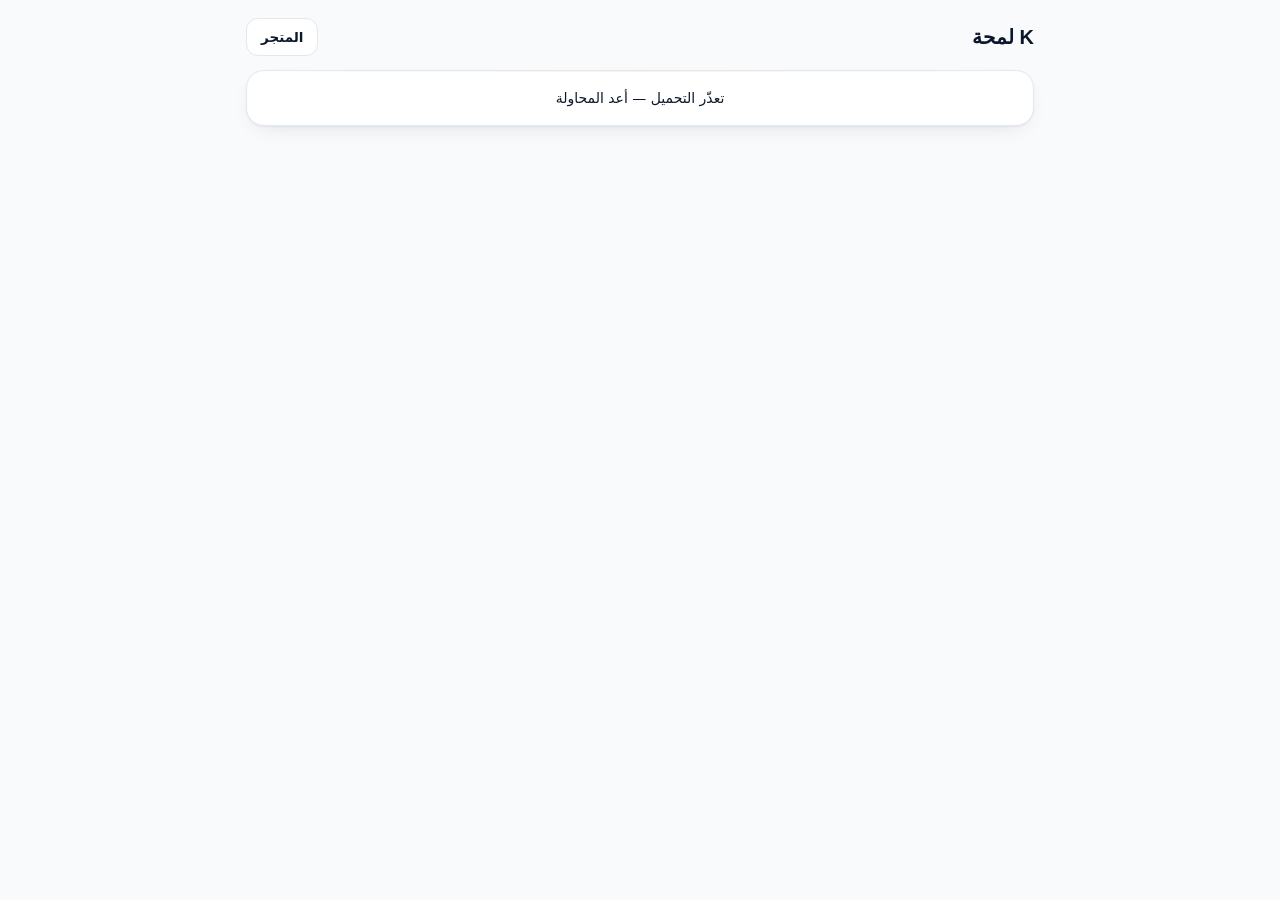
<file: category.html>
<!DOCTYPE html>
<html lang="ar" dir="rtl">
<head>
<script src="./gate.js"></script>
<meta charset="UTF-8">
<meta name="referrer" content="strict-origin-when-cross-origin">
<meta http-equiv="Content-Security-Policy" content="default-src 'self'; script-src 'self'; style-src 'self' 'unsafe-inline' https://fonts.googleapis.com; font-src 'self' https://fonts.gstatic.com; img-src 'self' data: https:; connect-src 'self' https://kardo.sdkhyrallh08.workers.dev; object-src 'none'; base-uri 'self'; form-action 'none'">
<meta name="viewport" content="width=device-width,initial-scale=1,viewport-fit=cover">
<meta name="theme-color" content="#07090A">
<meta name="robots" content="index,follow">
<title>لمحة — موقع اشتراكات: نتفلكس، شاهد، سبوتيفاي، ChatGPT</title>
<meta name="description" content="لمحة موقع اشتراكات رقمية: نتفلكس، شاهد، سبوتيفاي، ChatGPT وشحن الألعاب. ادفع بالدينار عبر ليبيانا والمدار في ليبيا، بتسليم فوري.">
<link rel="canonical" id="canon" href="https://kardo.ly/category.html">
<meta property="og:type" content="website">
<meta property="og:site_name" content="لمحة">
<meta property="og:title" id="ogTitle" content="لمحة — موقع اشتراكات رقمية">
<meta property="og:description" id="ogDesc" content="اشتراكات وخدمات رقمية بالدينار الليبي بتسليم فوري">
<meta property="og:image" id="ogImg" content="https://kardo.ly/icon-512.png">
<link rel="preconnect" href="https://kardo.sdkhyrallh08.workers.dev" crossorigin>
<link rel="stylesheet" href="https://fonts.googleapis.com/css2?family=Readex+Pro:wght@400;500;600&family=IBM+Plex+Sans+Arabic:wght@400;600;700&family=IBM+Plex+Mono:wght@500;700&family=Reem+Kufi:wght@700&display=swap" media="print" id="gf">
<noscript><link rel="stylesheet" href="https://fonts.googleapis.com/css2?family=Readex+Pro:wght@400;500;600&family=IBM+Plex+Sans+Arabic:wght@400;600;700&family=IBM+Plex+Mono:wght@500;700&family=Reem+Kufi:wght@700&display=swap"></noscript>
<script src="./fonts.js"></script>
<link rel="stylesheet" href="./styles.css">
<link rel="stylesheet" href="./theme-desert.css">
<link rel="stylesheet" href="./kardo-v8.css">
<link rel="stylesheet" href="./kardo-v9.css">
<link rel="stylesheet" href="./kardo-ui.css">
<link rel="stylesheet" href="./kardo-shop.css?v=86">
<link rel="icon" href="./icon-192.png">
<style>
  .cp { max-width: 820px; margin: 0 auto; padding: 18px 16px 60px; }
  .cp-top { display: flex; justify-content: space-between; align-items: center; margin-bottom: 14px; }
  .cp-logo { font-family: 'Reem Kufi', sans-serif; font-weight: 800; font-size: 20px; color: var(--text); text-decoration: none; }
  .cp-logo b { color: var(--brand); }
  .cp h1 { font-family: 'Reem Kufi', sans-serif; font-size: clamp(24px, 6vw, 34px); line-height: 1.45; margin: 6px 0 8px; }
  .cp .lead { color: var(--text-2); line-height: 2; margin-bottom: 16px; }
  .cp-crumb { font-size: 12px; color: var(--text-3); }
  .cp-crumb a { color: var(--brand); text-decoration: none; }
  .cp h2 { font-size: 17px; margin: 26px 0 10px; }
  .cp .seo-text { color: var(--text-2); line-height: 2; font-size: 14.5px; }
  .cp .avail { font-size: 11px; font-weight: 700; }
</style>
</head>
<body>
<main class="cp">
  <div class="cp-top"><a class="cp-logo" href="./index.html"><b>K</b> لمحة</a><a class="btn btn-secondary btn-sm" href="./index.html" style="padding:0 14px">المتجر</a></div>
  <div id="cp"><div class="skeleton" style="height:34px;width:70%;margin-bottom:12px"></div><div class="skeleton" style="height:70px;margin-bottom:10px"></div><div class="skeleton" style="height:70px"></div></div>
</main>
<script src="./category.js" type="module"></script>
</body>
</html>
</file>
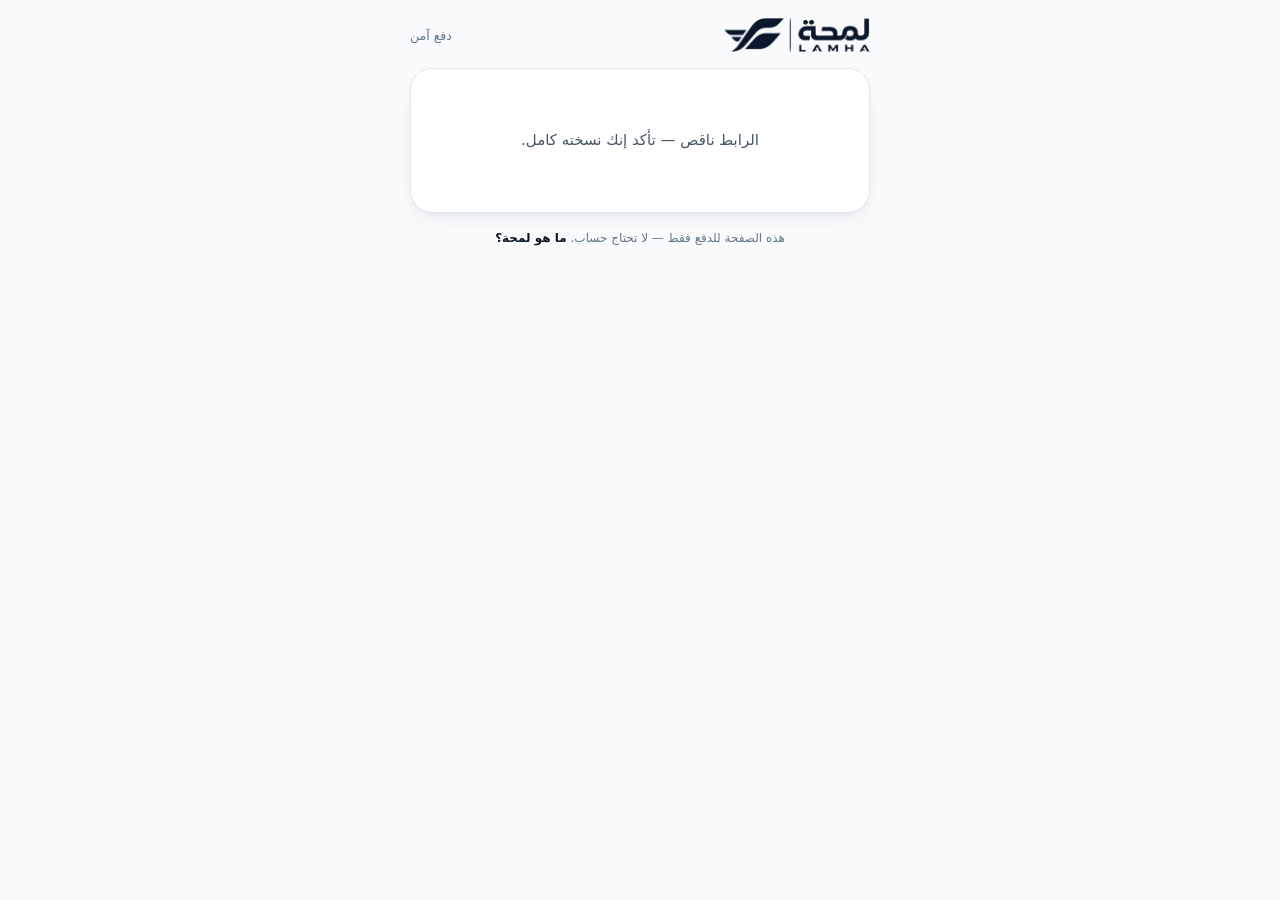
<file: pay.html>
<!DOCTYPE html>
<html lang="ar" dir="rtl">
<head>
<meta charset="UTF-8">
<meta name="viewport" content="width=device-width, initial-scale=1, viewport-fit=cover">
<meta name="referrer" content="no-referrer">
<meta name="robots" content="noindex,nofollow">
<meta name="theme-color" content="#EDEFEE">
<meta http-equiv="Content-Security-Policy" content="default-src 'self'; script-src 'self'; style-src 'self' 'unsafe-inline' https://fonts.googleapis.com; font-src 'self' https://fonts.gstatic.com; img-src 'self' data: https:; connect-src https://kardo.sdkhyrallh08.workers.dev; object-src 'none'; base-uri 'self'; form-action 'none'">
<title>لمحة — دفع فاتورة</title>
<link rel="icon" href="./favicon-64.png">
<link rel="preconnect" href="https://fonts.googleapis.com">
<link rel="preconnect" href="https://fonts.gstatic.com" crossorigin>
<link rel="stylesheet" href="https://fonts.googleapis.com/css2?family=IBM+Plex+Sans+Arabic:wght@400;500;600&family=Readex+Pro:wght@400;500;600;700&display=swap" media="print" id="gf">
<noscript><link rel="stylesheet" href="https://fonts.googleapis.com/css2?family=IBM+Plex+Sans+Arabic:wght@400;500;600&family=Readex+Pro:wght@400;500;600;700&display=swap"></noscript>
<script src="./fonts.js"></script>
<script src="./theme.js"></script>
<link rel="stylesheet" href="./kardo-ui.css?v=52">
<link rel="stylesheet" href="./kardo-shop.css?v=86">
<style>
  body { margin: 0; min-height: 100vh; font-family: var(--u-text); }
  .pw { max-width: 460px; margin: 0 auto; padding: 18px 18px 40px; }
  .ptop { display: flex; align-items: center; justify-content: space-between; margin-bottom: 16px; }
  .ptop img { height: 34px; }
  .ptop span { font: 500 12.5px var(--u-text); color: var(--u-ink-3); }
  .pcard { background: var(--u-s1); border: 1px solid var(--u-line); border-radius: var(--u-r-lg); box-shadow: var(--u-shadow); padding: 18px; }
  .pfor { display: flex; align-items: center; gap: 12px; padding: 12px 14px; border-radius: var(--u-r-sm); background: var(--u-gold-soft); margin-bottom: 14px; font: 500 13.5px/1.7 var(--u-text); color: var(--u-ink); }
  .pfor svg { width: 22px; height: 22px; color: var(--u-gold); flex: none; }
  .copy-box { display: flex; align-items: center; gap: 8px; padding: 10px 12px; margin-bottom: 8px; }
  .copy-value { flex: 1; min-width: 0; word-break: break-all; font: 600 14px var(--u-display); direction: ltr; text-align: left; }
  .copy-btn { border: 0; width: 38px; height: 38px; border-radius: 10px; display: grid; place-items: center; cursor: pointer; }
  .copy-btn svg { width: 19px; height: 19px; }
  .pmsg { text-align: center; padding: 40px 10px; color: var(--u-ink-2); font: 500 15px/1.8 var(--u-text); }
  .pfoot { text-align: center; margin-top: 18px; font: 400 12px var(--u-text); color: var(--u-ink-3); }
  .pfoot a { color: var(--u-gold); text-decoration: none; font-weight: 600; }
  .kinv-top { padding-inline-end: 0; }
  #toast { position: fixed; bottom: 24px; left: 50%; transform: translateX(-50%); background: var(--u-ink); color: var(--u-s1); padding: 10px 18px; border-radius: 12px; font: 500 14px var(--u-text); opacity: 0; transition: opacity .2s; pointer-events: none; }
  #toast.on { opacity: 1; }
</style>
</head>
<body>
<main class="pw">
  <div class="ptop"><img class="lg-l" src="./lamha-logo.png" alt="لمحة"><img class="lg-d" src="./lamha-logo-w.png" alt="" aria-hidden="true"><span>دفع آمن</span></div>
  <div id="pv"><div class="pcard"><div class="pmsg">جارٍ تحميل الفاتورة…</div></div></div>
  <p class="pfoot">هذه الصفحة للدفع فقط — لا تحتاج حساب. <a href="./index.html">ما هو لمحة؟</a></p>
</main>
<div id="toast"></div>
<script src="./kardo-qr.js?v=49"></script>
<script src="./pay.js?v=52"></script>
</body>
</html>
</file>
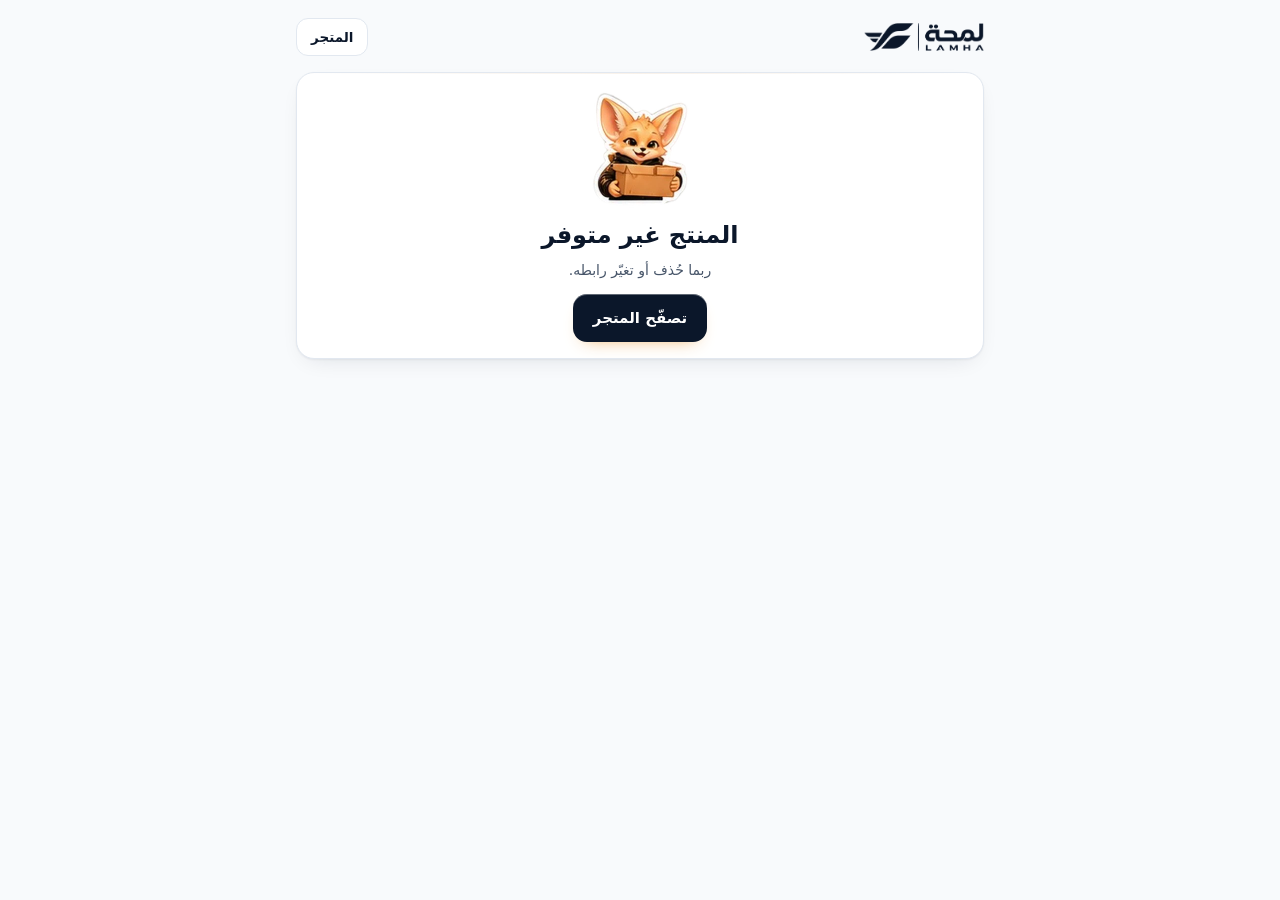
<file: product.html>
<!DOCTYPE html>
<html lang="ar" dir="rtl">
<head>
<script src="./gate.js"></script>
<meta charset="UTF-8">
<meta name="referrer" content="strict-origin-when-cross-origin">
<meta http-equiv="Content-Security-Policy" content="default-src 'self'; script-src 'self'; style-src 'self' 'unsafe-inline' https://fonts.googleapis.com; font-src 'self' https://fonts.gstatic.com; img-src 'self' data: https:; connect-src 'self' https://kardo.sdkhyrallh08.workers.dev; object-src 'none'; base-uri 'self'; form-action 'none'">
<meta name="viewport" content="width=device-width,initial-scale=1,viewport-fit=cover">
<meta name="theme-color" content="#07090A">
<meta name="robots" content="index,follow">
<title>لمحة — منتج رقمي</title>
<meta name="description" content="اشترِ اشتراكات وبطاقات رقمية بالدينار الليبي من لمحة، بتسليم فوري.">
<link rel="canonical" id="canon" href="https://kardo.ly/product.html">
<meta property="og:type" content="product">
<meta property="og:site_name" content="لمحة">
<meta property="og:title" id="ogTitle" content="لمحة">
<meta property="og:description" id="ogDesc" content="اشتراكات وبطاقات رقمية بالدينار الليبي">
<meta property="og:image" id="ogImg" content="https://kardo.ly/icon-512.png">
<meta name="twitter:card" content="summary_large_image">
<link rel="preconnect" href="https://kardo.sdkhyrallh08.workers.dev" crossorigin>
<link rel="stylesheet" href="https://fonts.googleapis.com/css2?family=Readex+Pro:wght@400;500;600&family=IBM+Plex+Sans+Arabic:wght@400;600;700&family=IBM+Plex+Mono:wght@500;700&family=Reem+Kufi:wght@700&display=swap" media="print" id="gf">
<noscript><link rel="stylesheet" href="https://fonts.googleapis.com/css2?family=Readex+Pro:wght@400;500;600&family=IBM+Plex+Sans+Arabic:wght@400;600;700&family=IBM+Plex+Mono:wght@500;700&family=Reem+Kufi:wght@700&display=swap"></noscript>
<script src="./fonts.js"></script>
<link rel="stylesheet" href="./styles.css">
<link rel="stylesheet" href="./theme-desert.css">
<link rel="stylesheet" href="./kardo-v8.css">
<link rel="stylesheet" href="./kardo-v9.css">
<link rel="stylesheet" href="./kardo-ui.css">
<link rel="stylesheet" href="./kardo-shop.css?v=86">
<style>.lg-d{display:none!important}html[data-theme="dark"] .lg-l{display:none!important}html[data-theme="dark"] .lg-d{display:block!important}</style>
<link rel="icon" href="./icon-192.png">
<style>
  .pp { max-width: 720px; margin: 0 auto; padding: 18px 16px 110px; }
  .pp-top { display: flex; justify-content: space-between; align-items: center; margin-bottom: 16px; }
  .pp-logo { display: flex; align-items: center; gap: 8px; font-weight: 800; color: var(--text); text-decoration: none; font-family: 'Reem Kufi', sans-serif; font-size: 20px; }
  .pp-logo b { color: var(--brand); }
  .pp-crumb { font-size: 12px; color: var(--text-3); margin-bottom: 10px; }
  .pp-crumb a { color: var(--brand); text-decoration: none; }
  .pp-hero { aspect-ratio: 16/10; border-radius: 20px; overflow: hidden; background: #0f1312; border: 1px solid var(--border); margin-bottom: 16px; }
  .pp-hero img { width: 100%; height: 100%; object-fit: cover; }
  .pp h1 { font-size: 24px; margin: 0 0 8px; }
  .pp-price { display: flex; align-items: baseline; gap: 10px; margin: 8px 0 12px; }
  .pp-price b { font-family: var(--font-mono); font-size: 30px; color: var(--brand); }
  .pp-price s { color: var(--text-3); font-family: var(--font-mono); }
  .pp-badges { display: flex; gap: 8px; flex-wrap: wrap; margin-bottom: 14px; }
  .pp-badges span { font-size: 12px; font-weight: 700; padding: 5px 12px; border-radius: 999px; background: var(--surface); border: 1px solid var(--border); }
  .pp-badges .ok { color: var(--success); border-color: var(--success-border); }
  .pp-badges .no { color: var(--error); border-color: var(--error-border); }
  .pp-desc { color: var(--text-2); line-height: 2; white-space: pre-line; }
  .pp-buy { position: fixed; left: 12px; right: 12px; bottom: calc(12px + env(safe-area-inset-bottom)); max-width: 696px; margin: 0 auto; z-index: 10; }
  .pp h2 { font-size: 16px; margin: 28px 0 10px; }
</style>
</head>
<body>
<main class="pp">
  <div class="pp-top">
    <a class="pp-logo" href="./index.html"><img class="lg-l" src="./lamha-logo.png" alt="لمحة LAMHA" height="28" style="height:28px;width:auto"><img class="lg-d" src="./lamha-logo-w.png" alt="" aria-hidden="true" height="28" style="height:28px;width:auto"></a>
    <a class="btn btn-secondary btn-sm" href="./index.html" style="padding:0 14px">المتجر</a>
  </div>
  <div id="pp"><div class="skeleton" style="aspect-ratio:16/10;border-radius:20px;margin-bottom:16px"></div>
    <div class="skeleton" style="height:28px;width:60%;margin-bottom:10px"></div><div class="skeleton" style="height:18px;width:40%"></div></div>
</main>
<script src="./product.js" type="module"></script>
</body>
</html>
</file>
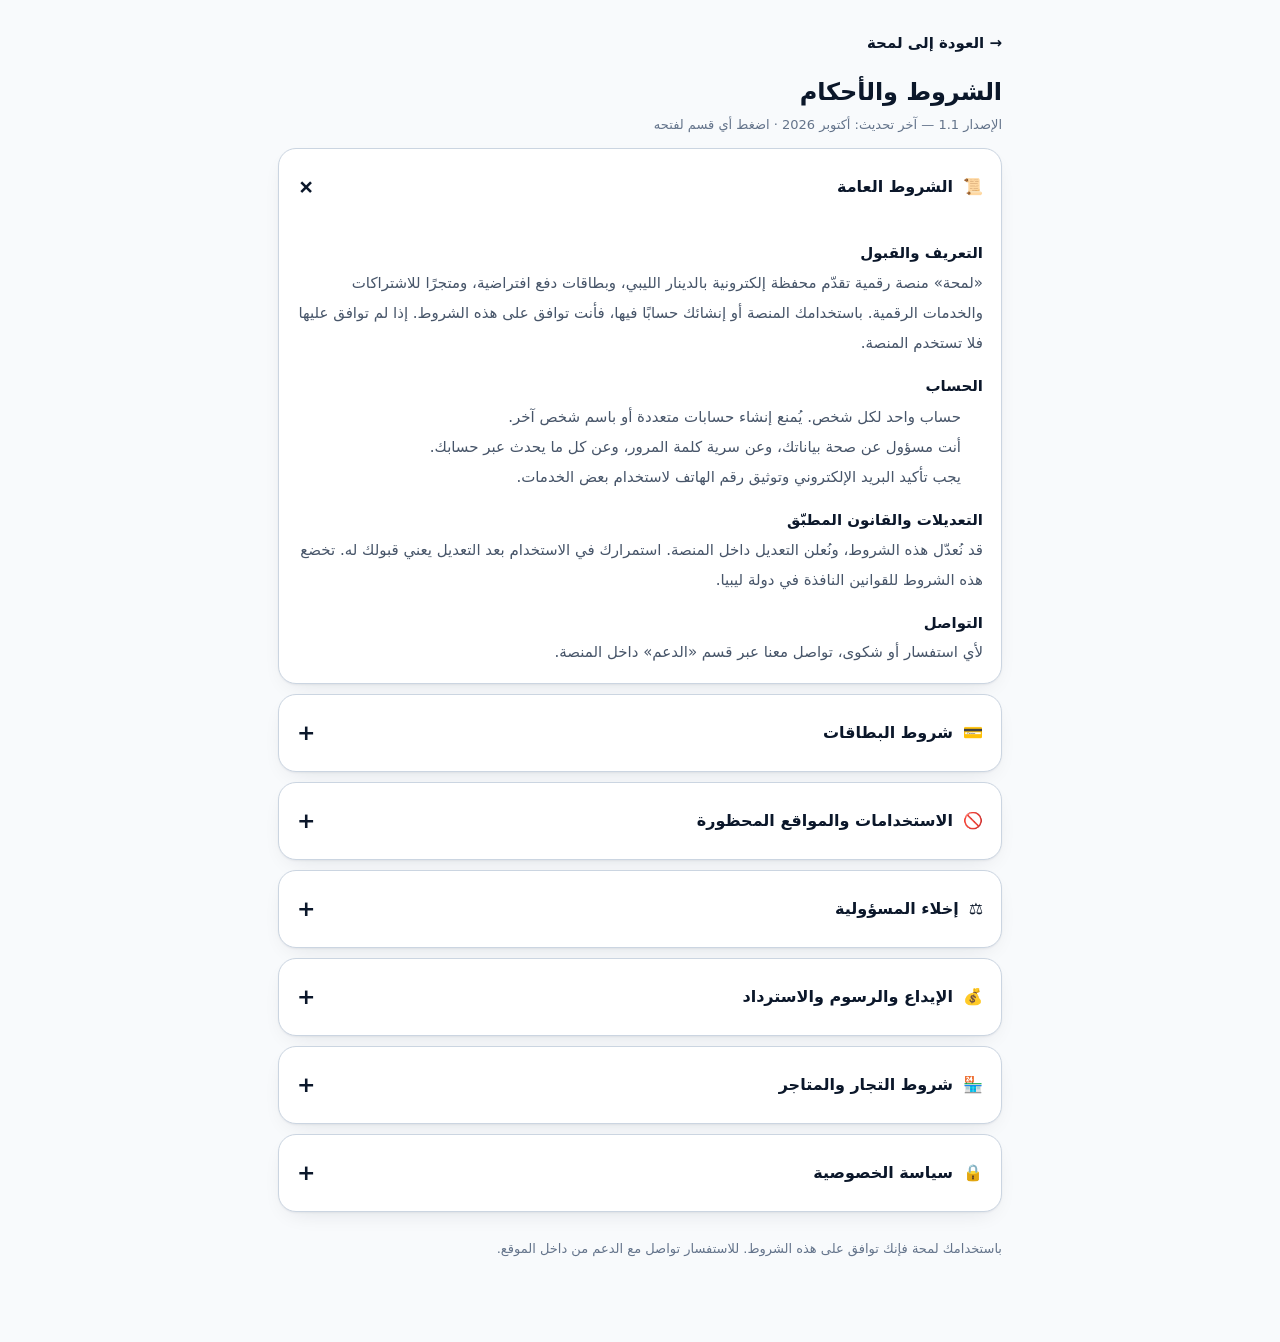
<file: terms.html>
<!DOCTYPE html>
<html lang="ar" dir="rtl">
<head>
<meta charset="UTF-8">
<meta name="referrer" content="strict-origin-when-cross-origin">
<meta http-equiv="Content-Security-Policy" content="default-src 'self'; connect-src https://kardo.sdkhyrallh08.workers.dev; style-src 'self' 'unsafe-inline' https://fonts.googleapis.com; font-src 'self' https://fonts.gstatic.com; img-src 'self' data:; object-src 'none'; base-uri 'self'; form-action 'none'">
<meta name="viewport" content="width=device-width,initial-scale=1,viewport-fit=cover">
<meta name="theme-color" content="#07090A">
<title>الشروط والأحكام وسياسة الخصوصية — لمحة</title>
<link rel="stylesheet" href="https://fonts.googleapis.com/css2?family=IBM+Plex+Sans+Arabic:wght@400;600;700&family=Reem+Kufi:wght@700&display=swap" media="print" id="gf">
<noscript><link rel="stylesheet" href="https://fonts.googleapis.com/css2?family=IBM+Plex+Sans+Arabic:wght@400;600;700&family=Reem+Kufi:wght@700&display=swap"></noscript>
<script src="./fonts.js"></script>
<link rel="stylesheet" href="./styles.css">
<link rel="stylesheet" href="./theme-desert.css">
<link rel="stylesheet" href="./kardo-v8.css">
<link rel="stylesheet" href="./kardo-v9.css">
<link rel="stylesheet" href="./kardo-ui.css">
<link rel="stylesheet" href="./kardo-shop.css?v=86">
<style>
  .doc { max-width: 760px; margin: 0 auto; padding: 28px 18px 80px; line-height: 2; font-size: 15px; }
  .doc h1 { font-family: 'Reem Kufi', sans-serif; font-size: 28px; margin: 0 0 4px; }
  .doc h2 { font-size: 18px; margin: 30px 0 8px; color: var(--brand); }
  .doc h3 { font-size: 15px; margin: 18px 0 4px; }
  .doc p, .doc li { color: var(--text-2); }
  .doc ul { padding-inline-start: 22px; margin: 6px 0; }
  .doc .meta { color: var(--text-3); font-size: 13px; }
  .doc .warn { border: 1px solid var(--warning-border); background: var(--warning-bg); border-radius: 14px; padding: 12px 16px; color: var(--text); }
  .doc nav a { color: var(--brand); margin-inline-end: 14px; font-weight: 700; }
  .doc .back { display: inline-block; margin-bottom: 18px; color: var(--brand); font-weight: 700; text-decoration: none; }
  .tsec { border: 1px solid var(--border-2); border-radius: 18px; background: var(--surface); margin: 10px 0; overflow: hidden; transition: border-color .2s; }
  .tsec[open] { border-color: var(--border-3); }
  .tsec summary { cursor: pointer; list-style: none; padding: 16px 18px; font-weight: 800; font-size: 16px; display: flex; gap: 10px; align-items: center; }
  .tsec summary::-webkit-details-marker { display: none; }
  .tsec summary::after { content: '+'; margin-inline-start: auto; color: var(--brand); font-size: 22px; transition: transform .2s; }
  .tsec[open] summary::after { transform: rotate(45deg); }
  .tsec-body { padding: 0 18px 16px; }
  .tsec-body h3 { color: var(--brand); }
  .ctype-rules { border: 1px solid var(--border-2); border-radius: 14px; padding: 10px 14px; margin: 10px 0; background: var(--surface-2); }
  .ctype-rules b.t { color: var(--brand); }
</style>
</head>
<body>
<main class="doc">
  <a class="back" href="./index.html">→ العودة إلى لمحة</a>
  <h1>الشروط والأحكام</h1>
  <div class="meta">الإصدار 1.1 — آخر تحديث: أكتوبر 2026 · اضغط أي قسم لفتحه</div>

  <details class="tsec" id="terms" open>
    <summary><span>📜</span> الشروط العامة</summary>
    <div class="tsec-body">
  <h3>التعريف والقبول</h3>
  <p>«لمحة» منصة رقمية تقدّم محفظة إلكترونية بالدينار الليبي، وبطاقات دفع افتراضية، ومتجرًا للاشتراكات والخدمات الرقمية. باستخدامك المنصة أو إنشائك حسابًا فيها، فأنت توافق على هذه الشروط. إذا لم توافق عليها فلا تستخدم المنصة.</p>
  <h3>الحساب</h3>
  <ul>
    <li>حساب واحد لكل شخص. يُمنع إنشاء حسابات متعددة أو باسم شخص آخر.</li>
    <li>أنت مسؤول عن صحة بياناتك، وعن سرية كلمة المرور، وعن كل ما يحدث عبر حسابك.</li>
    <li>يجب تأكيد البريد الإلكتروني وتوثيق رقم الهاتف لاستخدام بعض الخدمات.</li>
  </ul>
  <h3>التعديلات والقانون المطبّق</h3>
  <p>قد نُعدّل هذه الشروط، ونُعلن التعديل داخل المنصة. استمرارك في الاستخدام بعد التعديل يعني قبولك له. تخضع هذه الشروط للقوانين النافذة في دولة ليبيا.</p>
  <h3>التواصل</h3>
  <p>لأي استفسار أو شكوى، تواصل معنا عبر قسم «الدعم» داخل المنصة.</p>
    </div>
  </details>

  <details class="tsec" id="cards">
    <summary><span>💳</span> شروط البطاقات</summary>
    <div class="tsec-body">
  <ul>
    <li>البطاقة تُصدر عبر <b>مزوّد خارجي</b>، ولمحة وسيط لإصدارها وشحنها فقط.</li>
    <li><b>لمحة غير مسؤولة</b> عن رفض أي موقع أو تاجر للبطاقة، أو رفض أي عملية دفع لأي سبب.</li>
    <li><b>رسوم الإصدار والتعبئة لا تُسترد</b> بعد تنفيذ العملية.</li>
    <li><b>محاولة الدفع بدون رصيد كافٍ ممنوعة:</b> يُسمح بمحاولتين مرفوضتين، وفي <b>المحاولة الثالثة تُحظر البطاقة وتُخصم رسوم المخالفة</b> من رصيدها.</li>
    <li>البطاقة المحظورة من المزوّد <b>قد لا يمكن إعادة تفعيلها، وقد يتعذّر استرداد رصيدها المتبقي.</b></li>
    <li>في البطاقات التي تدعم رمز التحقق 3D Secure، تُخصم رسومه عن كل محاولة حتى لو لم تنجح العملية. وبعض الأنواع لا تدعمه، والمواقع التي تطلبه قد ترفضها.</li>
    <li>تأكد دائمًا أن رصيد البطاقة يغطي قيمة العملية كاملة قبل الدفع.</li>
  </ul>
  <h3>البطاقات الافتراضية</h3>
  <div class="warn">اقرأ هذا القسم بعناية قبل إصدار أي بطاقة.</div>
  <ul>
    <li>البطاقة افتراضية للدفع عبر الإنترنت فقط، ولا تعمل في أجهزة الصراف أو نقاط البيع.</li>
    <li>يُعرض رقم البطاقة وتاريخ الانتهاء لمدة محدودة بعد الإصدار، ويُعرض رمز CVV <b>مرة واحدة فقط</b> خلال نافذة زمنية قصيرة. بعد ذلك لا يمكن استرجاعه. احفظ البيانات فورًا في مكان آمن.</li>
    <li>لا نضمن قبول البطاقة لدى كل المواقع والمتاجر؛ بعض التجار يرفضون البطاقات الافتراضية أو المسبقة الدفع.</li>
    <li>بعض المواقع تطلب رمز تحقق (3D Secure)، ويظهر لك في صفحة بطاقتك بعد إدخال مبلغ العملية. تُخصم رسوم تحقق قدرها 0.03 دولار (3 سنتات) عن كل عملية تحقق، <b>حتى لو لم تنجح العملية</b>، ولا تُسترد.</li>
    <li>رصيد البطاقة المعروض يُحدَّث دوريًا من المزوّد، وقد يختلف قليلًا عن الرصيد الفعلي بين التحديثات.</li>
    <li>أنت وحدك المسؤول عن حماية بيانات البطاقة وعدم مشاركتها. أي عملية تتم ببيانات بطاقتك تُعد صادرة منك.</li>
    <li>يُمنع استخدام البطاقة في القمار، أو الأنشطة غير القانونية، أو التحايل، أو أي نشاط يخالف القوانين الليبية أو قوانين بلد التاجر. المخالفة تؤدي إلى إيقاف البطاقة والحساب فورًا.</li>
    <li>لكل مستخدم بطاقة أولى مجانية لا تُقفل أبدًا، والباقات المدفوعة تتيح بطاقات إضافية: الأساسي +3 شهريًا، بريميوم +6 شهريًا، وVIP بلا حدود.</li>
    <li>عند انتهاء الباقة دون تجديد، تُقفل البطاقات الإضافية ولا يمكن استخدامها أو شحنها، وتُفتح من جديد فور التجديد. البطاقة الأولى تبقى شغّالة دائمًا.</li>
    <li>يُعتمد الاسم المكتوب بالإنجليزية على البطاقة كما أدخلته، ولا يمكن تعديله بعد الإصدار.</li>
  </ul>
  <div id="cardTypesRules"></div>
    </div>
  </details>

  <details class="tsec" id="banned">
    <summary><span>🚫</span> الاستخدامات والمواقع المحظورة</summary>
    <div class="tsec-body">
  <ul>
    <li>القمار والمراهنات بكل أشكالها.</li>
    <li>المحتوى الإباحي.</li>
    <li>منصات التداول والعملات الرقمية.</li>
    <li>خدمات تحويل الأموال (مثل PayPal وWise).</li>
    <li>أي نشاط أو موقع مخالف للقانون.</li>
  </ul>
  <p class="warn">المخالفة توقف البطاقة والحساب فورًا، وقد يُحتجز الرصيد لحين المراجعة.</p>
  <h3>الاستخدام المحظور</h3>
  <ul>
    <li>غسل الأموال أو تمويل أي نشاط غير قانوني.</li>
    <li>استخدام حسابات أو أرقام أو بطاقات لا تملكها.</li>
    <li>محاولة اختراق المنصة أو التلاعب بها أو استغلال أخطائها.</li>
    <li>إعادة بيع خدمات المنصة دون اتفاق مكتوب معنا.</li>
  </ul>
  <p>لنا حق تعليق أو إغلاق أي حساب يخالف هذه الشروط، وتجميد رصيده لحين انتهاء التحقق عند الاشتباه في نشاط غير قانوني.</p>
    </div>
  </details>

  <details class="tsec" id="disclaimer">
    <summary><span>⚖️</span> إخلاء المسؤولية</summary>
    <div class="tsec-body">
  <p>لمحة منصة خدمات رقمية <b>وليست مصرفًا</b>، ولا تضمن قبول البطاقة في أي موقع. والمستخدم مسؤول عن استخدامه للبطاقة وعن التزامه بشروط المواقع التي يدفع فيها.</p>
  <h3>حدود المسؤولية</h3>
  <ul>
    <li>نقدّم الخدمة «كما هي»، ونسعى لتوفرها باستمرار دون ضمان عدم انقطاعها.</li>
    <li>لا نتحمل مسؤولية تأخر ناتج عن شبكات الاتصال أو المصارف أو مزوّدي الخدمات الخارجيين.</li>
    <li>في كل الأحوال، لا تتجاوز مسؤوليتنا قيمة العملية محل النزاع.</li>
  </ul>
    </div>
  </details>

  <details class="tsec" id="refunds">
    <summary><span>💰</span> الإيداع والرسوم والاسترداد</summary>
    <div class="tsec-body">
  <h3>المحفظة والإيداع</h3>
  <ul>
    <li>الرصيد يُحفظ بالدينار الليبي في محفظة واحدة (الدينار المصرفي). الإيداع بعملة أخرى (مثل USDT) يُحوَّل إلى الدينار حسب سعر الصرف المعلن لحظة الإيداع.</li>
    <li>الإيداع عبر ليبيانا أو المدار يجب أن يتم من الرقم الموثّق في حسابك. الحوالات من أرقام أخرى قد تتأخر أو تُرفض.</li>
    <li>الإيداعات اليدوية (مصرفي، Binance وغيرها) تخضع للمراجعة، ولنا رفض أي إيداع لا يمكن التحقق منه.</li>
    <li>الرصيد ليس حسابًا مصرفيًا ولا وديعة، ولا يستحق أي فوائد.</li>
    <li>قد تُطبَّق حدود يومية وحدود للمبالغ، ورسوم على السحب والتحويل، وتُعلَن داخل المنصة.</li>
  </ul>
  <h3>الرسوم والاسترداد</h3>
  <ul>
    <li>رسوم إصدار البطاقة وشحنها تُعرض قبل التأكيد، و<b>لا تُسترد بعد الإصدار</b>.</li>
    <li>إذا رُفض طلب البطاقة أو الطلب اليدوي من طرفنا، يُعاد المبلغ كاملًا إلى محفظتك تلقائيًا.</li>
    <li>المنتجات الرقمية المُسلَّمة (الأكواد والاشتراكات المفعّلة) غير قابلة للاسترداد، إلا إذا كان الكود لا يعمل وأثبتنا ذلك مع المورّد.</li>
    <li>اشتراكات الباقات غير قابلة للاسترداد بعد التفعيل.</li>
  </ul>
    </div>
  </details>

  <details class="tsec" id="merchants">
    <summary><span>🏪</span> شروط التجار والمتاجر</summary>
    <div class="tsec-body">
  <ul>
    <li>الانضمام للتجار بموافقة إدارة لمحة، و<b>علامة التوثيق الزرقاء</b> تمنحها الإدارة يدويًا بعد التحقق من التاجر.</li>
    <li><b>الشهر الأول مجاني</b>، ثم <b>عمولة 5%</b> من قيمة الطلبات المكتملة عبر لمحة، تُحسب تلقائيًا ويصدر بها كشف شهري.</li>
    <li>يُسدَّد الكشف خلال 5 أيام من صدوره، وإلا يتوقف المتجر تلقائيًا حتى السداد.</li>
    <li>الدفع بين الزبون والتاجر يتم <b>مباشرة على أرقام التاجر</b>، والتاجر مسؤول عن خدماته وتنفيذها والتعامل المالي مع زبائنه.</li>
    <li>يلتزم التاجر بتأكيد الطلب فقط بعد وصول المبلغ فعلًا، وبالرد على الزبائن والبلاغات، وبقرار إدارة لمحة في النزاعات.</li>
    <li>يحق للمحة إيقاف أي متجر فورًا عند النصب أو كثرة البلاغات أو مخالفة هذه الشروط.</li>
  </ul>
  <h3>المتجر والخدمات الرقمية</h3>
  <ul>
    <li>المنتجات الرقمية (أكواد، اشتراكات، شحن ألعاب) تُسلَّم فورًا أو يدويًا حسب ما هو موضّح في صفحة المنتج.</li>
    <li>أنت مسؤول عن صحة البيانات التي تُدخلها (مثل معرّف اللاعب أو البريد). لا نتحمّل خطأ ناتجًا عن بيانات غير صحيحة.</li>
    <li>الأكواد المُسلَّمة تبقى متاحة في «طلباتي» مدة محدودة (30 يومًا). احفظها لديك.</li>
    <li>العلامات التجارية المعروضة (Netflix وغيرها) مملوكة لأصحابها، ولمحة ليست وكيلًا رسميًا لها.</li>
  </ul>
    </div>
  </details>

  <details class="tsec" id="privacy">
    <summary><span>🔒</span> سياسة الخصوصية</summary>
    <div class="tsec-body">
  <h2>ما نجمعه</h2>
  <ul>
    <li>بيانات الحساب: الاسم، البريد الإلكتروني، رقم الهاتف الموثّق.</li>
    <li>بيانات العمليات: الإيداعات، المشتريات، البطاقات وأرصدتها، وسجل المحفظة.</li>
    <li>بيانات تقنية محدودة لأغراض الأمان ومنع الاحتيال.</li>
  </ul>
  <h2>كيف نحميها</h2>
  <ul>
    <li>بيانات البطاقات والأكواد مشفّرة، وتُحذف تلقائيًا بعد انتهاء مدة عرضها.</li>
    <li>لا يطّلع موظفونا على أرقام البطاقات أو رموز CVV أو الأكواد المُسلَّمة.</li>
    <li>لا نرسل أي بيانات بطاقة أو أكواد عبر البريد الإلكتروني.</li>
  </ul>
  <h2>مع من نشاركها</h2>
  <p>لا نبيع بياناتك. نستخدم مزوّدي خدمة تقنيين لتشغيل المنصة (الاستضافة، قاعدة البيانات، إرسال البريد)، وقد نُفصح عن البيانات إذا ألزمنا القانون بذلك.</p>
  <h2>حقوقك</h2>
  <p>يمكنك طلب نسخة من بياناتك أو تصحيحها أو حذف حسابك عبر الدعم. قد نحتفظ بسجلات العمليات المالية المدة التي يتطلبها القانون.</p>
  <h2>الإشعارات</h2>
  <p>نرسل إشعارات العمليات إلى بريدك المؤكَّد، ويمكنك إيقافها من الإعدادات.</p>
    </div>
  </details>
  <p class="meta" style="margin-top:24px">باستخدامك لمحة فإنك توافق على هذه الشروط. للاستفسار تواصل مع الدعم من داخل الموقع.</p>
</main>
<script src="./terms.js"></script>
</body>
</html>
</file>
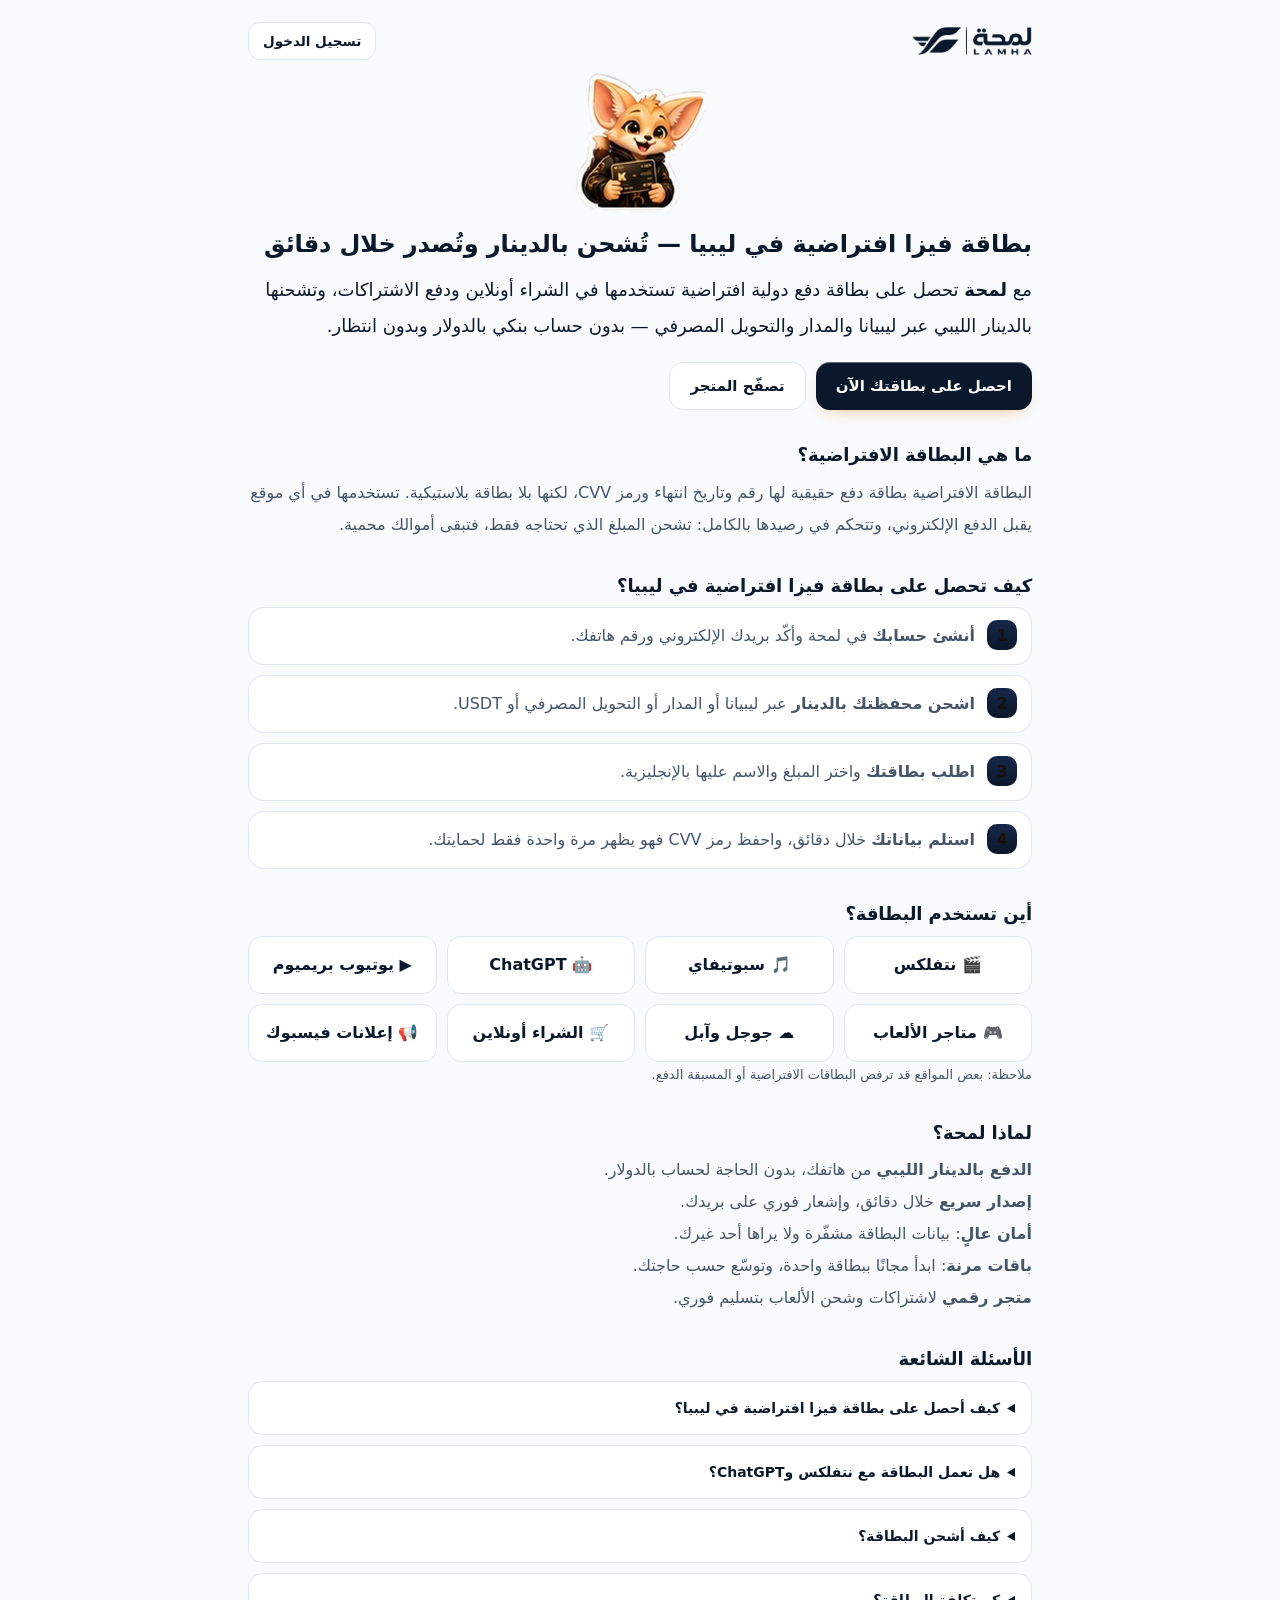
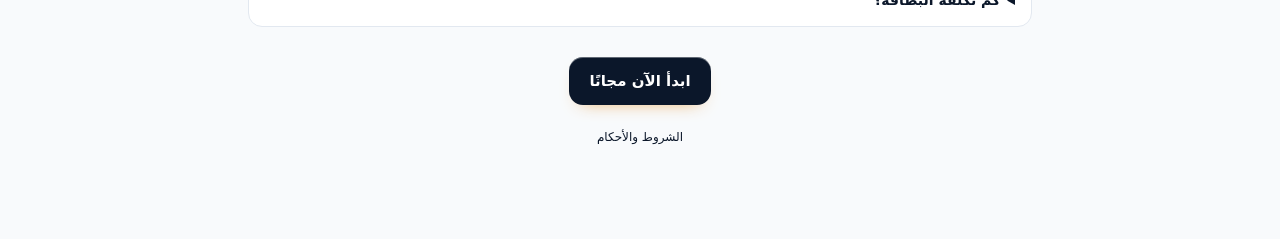
<file: visa-libya.html>
<!DOCTYPE html>
<html lang="ar" dir="rtl">
<head>
<script src="./gate.js"></script>
<meta charset="UTF-8">
<meta http-equiv="Content-Security-Policy" content="default-src 'self'; style-src 'self' 'unsafe-inline' https://fonts.googleapis.com; font-src 'self' https://fonts.gstatic.com; img-src 'self' data: https:; object-src 'none'; base-uri 'self'; form-action 'none'">
<meta name="viewport" content="width=device-width,initial-scale=1,viewport-fit=cover">
<meta name="theme-color" content="#07090A">
<title>بطاقة فيزا افتراضية في ليبيا — ادفع أونلاين بالدينار | لمحة</title>
<meta name="description" content="احصل على بطاقة فيزا افتراضية في ليبيا خلال دقائق، واشحنها بالدينار عبر ليبيانا والمدار. ادفع اشتراكات نتفلكس وChatGPT وسبوتيفاي والشراء أونلاين بسهولة.">
<meta name="robots" content="index,follow">
<link rel="canonical" href="https://kardo.ly/visa-libya.html">
<meta property="og:type" content="website">
<meta property="og:title" content="بطاقة فيزا افتراضية في ليبيا — لمحة">
<meta property="og:description" content="بطاقة دفع دولية افتراضية تُشحن بالدينار الليبي وتُصدر خلال دقائق.">
<meta property="og:image" content="https://kardo.ly/icon-512.png">
<meta property="og:url" content="https://kardo.ly/visa-libya.html">
<link rel="stylesheet" href="https://fonts.googleapis.com/css2?family=Readex+Pro:wght@400;500;600&family=IBM+Plex+Sans+Arabic:wght@400;600;700&family=Reem+Kufi:wght@700&display=swap" media="print" id="gf">
<noscript><link rel="stylesheet" href="https://fonts.googleapis.com/css2?family=Readex+Pro:wght@400;500;600&family=IBM+Plex+Sans+Arabic:wght@400;600;700&family=Reem+Kufi:wght@700&display=swap"></noscript>
<script src="./fonts.js"></script>
<link rel="stylesheet" href="./styles.css">
<link rel="stylesheet" href="./theme-desert.css">
<link rel="stylesheet" href="./kardo-v8.css">
<link rel="stylesheet" href="./kardo-v9.css">
<link rel="stylesheet" href="./kardo-ui.css">
<link rel="stylesheet" href="./kardo-shop.css?v=86">
<style>.lg-d{display:none!important}html[data-theme="dark"] .lg-l{display:none!important}html[data-theme="dark"] .lg-d{display:block!important}</style>
<link rel="icon" href="./icon-192.png">
<script type="application/ld+json">
{
  "@context": "https://schema.org",
  "@type": "FAQPage",
  "mainEntity": [
    { "@type": "Question", "name": "كيف أحصل على بطاقة فيزا افتراضية في ليبيا؟",
      "acceptedAnswer": { "@type": "Answer", "text": "أنشئ حسابًا في لمحة، اشحن محفظتك بالدينار عبر ليبيانا أو المدار أو التحويل المصرفي، ثم اطلب بطاقتك وستُصدر خلال دقائق." } },
    { "@type": "Question", "name": "هل تعمل البطاقة مع نتفلكس وChatGPT؟",
      "acceptedAnswer": { "@type": "Answer", "text": "نعم، تعمل في أغلب المواقع التي تقبل الدفع الإلكتروني مثل نتفلكس وسبوتيفاي وChatGPT وجوجل، مع العلم أن بعض التجار قد يرفضون البطاقات الافتراضية." } },
    { "@type": "Question", "name": "كيف أشحن البطاقة؟",
      "acceptedAnswer": { "@type": "Answer", "text": "تُشحن من رصيد محفظتك في لمحة، ويُشحن الرصيد بالدينار الليبي عبر ليبيانا والمدار والتحويل المصرفي وUSDT." } },
    { "@type": "Question", "name": "كم تكلفة البطاقة؟",
      "acceptedAnswer": { "@type": "Answer", "text": "بطاقتك الأولى متاحة في الباقة المجانية مع رسوم إصدار تظهر لك قبل التأكيد، والباقات المدفوعة تتيح بطاقات إضافية شهريًا." } }
  ]
}
</script>
<style>
  .lp { max-width: 820px; margin: 0 auto; padding: 22px 18px 90px; line-height: 2; }
  .lp h1 { font-family: 'Reem Kufi', sans-serif; font-size: clamp(26px, 6vw, 40px); line-height: 1.4; margin: 10px 0 12px; }
  .lp h2 { font-size: 21px; margin: 34px 0 10px; }
  .lp p, .lp li { color: var(--text-2); font-size: 16px; }
  .lp .lead { font-size: 18px; color: var(--text); }
  .lp .cta { display: flex; gap: 10px; flex-wrap: wrap; margin: 18px 0 8px; }
  .lp .steps { counter-reset: s; list-style: none; padding: 0; display: grid; gap: 10px; }
  .lp .steps li { counter-increment: s; background: var(--surface); border: 1px solid var(--border); border-radius: 16px; padding: 12px 14px 12px 14px; display: flex; gap: 12px; align-items: flex-start; }
  .lp .steps li::before { content: counter(s); flex-shrink: 0; width: 30px; height: 30px; border-radius: 10px; display: grid; place-items: center; font-weight: 800; background: var(--gold-grad); color: #17120a; }
  .lp .uses { display: grid; grid-template-columns: repeat(auto-fill, minmax(150px, 1fr)); gap: 10px; padding: 0; list-style: none; }
  .lp .uses li { background: var(--surface); border: 1px solid var(--border); border-radius: 14px; padding: 12px; text-align: center; font-weight: 700; color: var(--text); }
  .lp details { background: var(--surface); border: 1px solid var(--border); border-radius: 14px; padding: 12px 16px; margin-bottom: 10px; }
  .lp summary { cursor: pointer; font-weight: 700; color: var(--text); }
  .lp .top { display: flex; justify-content: space-between; align-items: center; }
  .lp .logo { font-family: 'Reem Kufi', sans-serif; font-weight: 800; font-size: 20px; color: var(--text); text-decoration: none; }
  .lp .logo b { color: var(--brand); }
  .lp .hero-img { display: block; margin: 8px auto 0; }
</style>
</head>
<body>
<main class="lp">
  <div class="top"><a class="logo" href="./index.html"><img class="lg-l" src="./lamha-logo.png" alt="لمحة LAMHA" height="28" style="height:28px;width:auto"><img class="lg-d" src="./lamha-logo-w.png" alt="" aria-hidden="true" height="28" style="height:28px;width:auto"></a><a class="btn btn-secondary btn-sm" href="./login.html" style="padding:0 16px">تسجيل الدخول</a></div>

  <img class="hero-img" src="./fennec-card.webp" alt="بطاقة فيزا افتراضية من لمحة" width="150" height="150">
  <h1>بطاقة فيزا افتراضية في ليبيا — تُشحن بالدينار وتُصدر خلال دقائق</h1>
  <p class="lead">مع <b>لمحة</b> تحصل على بطاقة دفع دولية افتراضية تستخدمها في الشراء أونلاين ودفع الاشتراكات، وتشحنها بالدينار الليبي عبر ليبيانا والمدار والتحويل المصرفي — بدون حساب بنكي بالدولار وبدون انتظار.</p>
  <div class="cta">
    <a class="btn btn-primary" href="./login.html?mode=signup" style="padding:0 26px">احصل على بطاقتك الآن</a>
    <a class="btn btn-secondary" href="./index.html" style="padding:0 22px">تصفّح المتجر</a>
  </div>

  <h2>ما هي البطاقة الافتراضية؟</h2>
  <p>البطاقة الافتراضية بطاقة دفع حقيقية لها رقم وتاريخ انتهاء ورمز CVV، لكنها بلا بطاقة بلاستيكية. تستخدمها في أي موقع يقبل الدفع الإلكتروني، وتتحكم في رصيدها بالكامل: تشحن المبلغ الذي تحتاجه فقط، فتبقى أموالك محمية.</p>

  <h2>كيف تحصل على بطاقة فيزا افتراضية في ليبيا؟</h2>
  <ol class="steps">
    <li><div><b>أنشئ حسابك</b> في لمحة وأكّد بريدك الإلكتروني ورقم هاتفك.</div></li>
    <li><div><b>اشحن محفظتك بالدينار</b> عبر ليبيانا أو المدار أو التحويل المصرفي أو USDT.</div></li>
    <li><div><b>اطلب بطاقتك</b> واختر المبلغ والاسم عليها بالإنجليزية.</div></li>
    <li><div><b>استلم بياناتك</b> خلال دقائق، واحفظ رمز CVV فهو يظهر مرة واحدة فقط لحمايتك.</div></li>
  </ol>

  <h2>أين تستخدم البطاقة؟</h2>
  <ul class="uses">
    <li>🎬 نتفلكس</li><li>🎵 سبوتيفاي</li><li>🤖 ChatGPT</li><li>▶️ يوتيوب بريميوم</li>
    <li>🎮 متاجر الألعاب</li><li>☁️ جوجل وآبل</li><li>🛒 الشراء أونلاين</li><li>📢 إعلانات فيسبوك</li>
  </ul>
  <p style="font-size:13px">ملاحظة: بعض المواقع قد ترفض البطاقات الافتراضية أو المسبقة الدفع.</p>

  <h2>لماذا لمحة؟</h2>
  <ul>
    <li><b>الدفع بالدينار الليبي</b> من هاتفك، بدون الحاجة لحساب بالدولار.</li>
    <li><b>إصدار سريع</b> خلال دقائق، وإشعار فوري على بريدك.</li>
    <li><b>أمان عالٍ</b>: بيانات البطاقة مشفّرة ولا يراها أحد غيرك.</li>
    <li><b>باقات مرنة</b>: ابدأ مجانًا ببطاقة واحدة، وتوسّع حسب حاجتك.</li>
    <li><b>متجر رقمي</b> لاشتراكات وشحن الألعاب بتسليم فوري.</li>
  </ul>

  <h2>الأسئلة الشائعة</h2>
  <details><summary>كيف أحصل على بطاقة فيزا افتراضية في ليبيا؟</summary><p>أنشئ حسابًا في لمحة، اشحن محفظتك بالدينار عبر ليبيانا أو المدار أو التحويل المصرفي، ثم اطلب بطاقتك وستُصدر خلال دقائق.</p></details>
  <details><summary>هل تعمل البطاقة مع نتفلكس وChatGPT؟</summary><p>نعم، تعمل في أغلب المواقع التي تقبل الدفع الإلكتروني، مع العلم أن بعض التجار قد يرفضون البطاقات الافتراضية.</p></details>
  <details><summary>كيف أشحن البطاقة؟</summary><p>تُشحن من رصيد محفظتك في لمحة، ويُشحن الرصيد بالدينار الليبي عبر ليبيانا والمدار والتحويل المصرفي وUSDT.</p></details>
  <details><summary>كم تكلفة البطاقة؟</summary><p>بطاقتك الأولى متاحة في الباقة المجانية مع رسوم إصدار تظهر لك قبل التأكيد، والباقات المدفوعة تتيح بطاقات إضافية شهريًا.</p></details>

  <div class="cta" style="justify-content:center;margin-top:30px">
    <a class="btn btn-primary" href="./login.html?mode=signup" style="padding:0 30px">ابدأ الآن مجانًا</a>
  </div>
  <p style="text-align:center;font-size:12px;margin-top:20px"><a href="./terms.html" style="color:var(--brand)">الشروط والأحكام</a></p>
</main>
</body>
</html>
</file>
<file: styles.css>
/* ═══════════════════════════════════════════════════════════
   KARDO — Design System
   Digital Banking Interface
   ═══════════════════════════════════════════════════════════
   
   Principles:
   1. White space > decoration
   2. Trust > wow effect
   3. Information hierarchy > animation
   4. Consistency > creativity
   
   Colors:
   80% neutral / 15% brand / 5% semantic
   ═══════════════════════════════════════════════════════════ */

/* ─── Design Tokens ─────────────────────────────────────── */
:root {
  /* Brand */
  --brand:          #176B4D;
  --brand-hover:    #125A41;
  --brand-dark:     #0F4D38;
  --brand-light:    #E8F3EE;
  --brand-50:       #F2F8F5;

  /* Background */
  --bg:             #F7F8F7;
  --surface:        #FFFFFF;
  --surface-2:      #F0F3F1;
  --surface-3:      #E8ECE9;

  /* Text */
  --text:           #17201C;
  --text-2:         #66736D;
  --text-3:         #8A9690;
  --text-inverse:   #FFFFFF;

  /* Border */
  --border:         #E2E7E4;
  --border-2:       #CBD4CF;
  --border-3:       #A8B3AD;

  /* Semantic */
  --success:        #16845B;
  --success-bg:     #EAF7F1;
  --success-border: #B8DFCE;

  --warning:        #B7791F;
  --warning-bg:     #FFF7E6;
  --warning-border: #F2DEB0;

  --error:          #C74747;
  --error-bg:       #FDEEEE;
  --error-border:   #F2CACA;

  --info:           #3978A8;
  --info-bg:        #EDF5FB;
  --info-border:    #C9DDEE;

  /* Radius */
  --r-xs: 4px;
  --r-sm: 6px;
  --r-md: 8px;
  --r-lg: 12px;
  --r-xl: 16px;
  --r-full: 999px;

  /* Spacing (4px base) */
  --sp-1: 4px;
  --sp-2: 8px;
  --sp-3: 12px;
  --sp-4: 16px;
  --sp-5: 20px;
  --sp-6: 24px;
  --sp-8: 32px;
  --sp-10: 40px;
  --sp-12: 48px;
  --sp-16: 64px;
  --sp-20: 80px;

  /* Shadows — subtle */
  --shadow-xs: 0 1px 2px rgba(20, 30, 25, 0.04);
  --shadow-sm: 0 1px 3px rgba(20, 30, 25, 0.06), 0 1px 2px rgba(20, 30, 25, 0.04);
  --shadow-md: 0 4px 8px -2px rgba(20, 30, 25, 0.08), 0 2px 4px -2px rgba(20, 30, 25, 0.04);
  --shadow-lg: 0 12px 24px -6px rgba(20, 30, 25, 0.10), 0 4px 8px -4px rgba(20, 30, 25, 0.06);
  --shadow-focus: 0 0 0 3px rgba(23, 107, 77, 0.12);

  /* Motion */
  --ease: cubic-bezier(0.4, 0, 0.2, 1);
  --ease-out: cubic-bezier(0, 0, 0.2, 1);
  --ease-in: cubic-bezier(0.4, 0, 1, 1);
  --dur-fast: 120ms;
  --dur: 180ms;
  --dur-slow: 240ms;

  /* Layout */
  --max-w: 1200px;
  --bar-h: 64px;
  --dock-h: 64px;

  /* Typography */
  --font: 'IBM Plex Sans Arabic', 'Tajawal', system-ui, -apple-system, sans-serif;
  --font-mono: 'IBM Plex Mono', ui-monospace, monospace;
}

/* ─── Reset ─────────────────────────────────────────────── */
*,
*::before,
*::after {
  box-sizing: border-box;
  margin: 0;
  padding: 0;
}

html {
  -webkit-text-size-adjust: 100%;
  -webkit-tap-highlight-color: transparent;
}

body {
  font-family: var(--font);
  font-size: 15px;
  line-height: 1.6;
  color: var(--text);
  background: var(--bg);
  -webkit-font-smoothing: antialiased;
  -moz-osx-font-smoothing: grayscale;
  min-height: 100vh;
  overflow-x: hidden;
}

img, svg { display: block; max-width: 100%; }

button, input, select, textarea {
  font: inherit;
  color: inherit;
}

button {
  background: none;
  border: none;
  cursor: pointer;
}

a {
  color: inherit;
  text-decoration: none;
}

ul, ol { list-style: none; }

/* ─── Typography ────────────────────────────────────────── */
.display {
  font-size: 48px;
  line-height: 1.17;
  font-weight: 700;
  letter-spacing: -0.02em;
}

h1, .h1 {
  font-size: 36px;
  line-height: 1.22;
  font-weight: 700;
  letter-spacing: -0.02em;
}

h2, .h2 {
  font-size: 28px;
  line-height: 1.29;
  font-weight: 700;
  letter-spacing: -0.015em;
}

h3, .h3 {
  font-size: 22px;
  line-height: 1.36;
  font-weight: 600;
  letter-spacing: -0.01em;
}

h4, .h4 {
  font-size: 18px;
  line-height: 1.44;
  font-weight: 600;
  letter-spacing: -0.005em;
}

.body-lg {
  font-size: 17px;
  line-height: 1.65;
  font-weight: 400;
}

.body {
  font-size: 15px;
  line-height: 1.6;
  font-weight: 400;
}

.body-sm {
  font-size: 13px;
  line-height: 1.54;
  font-weight: 400;
}

.label {
  font-size: 13px;
  line-height: 1.38;
  font-weight: 600;
}

.caption {
  font-size: 12px;
  line-height: 1.5;
  font-weight: 400;
  color: var(--text-3);
}

.eyebrow {
  font-size: 12px;
  font-weight: 600;
  color: var(--text-3);
  text-transform: uppercase;
  letter-spacing: 0.06em;
}

.text-2 { color: var(--text-2); }
.text-3 { color: var(--text-3); }
.text-success { color: var(--success); }
.text-error { color: var(--error); }
.text-warning { color: var(--warning); }
.text-brand { color: var(--brand); }

.tabular {
  font-variant-numeric: tabular-nums lining-nums;
  letter-spacing: -0.01em;
}

.mono {
  font-family: var(--font-mono);
  font-variant-numeric: tabular-nums;
}

/* ─── Layout ────────────────────────────────────────────── */
.container {
  max-width: var(--max-w);
  margin: 0 auto;
  padding: 0 var(--sp-4);
}

@media (min-width: 640px) {
  .container { padding: 0 var(--sp-6); }
}

@media (min-width: 1024px) {
  .container { padding: 0 var(--sp-8); }
}

.stack > * + * { margin-top: var(--sp-4); }
.stack-sm > * + * { margin-top: var(--sp-2); }
.stack-lg > * + * { margin-top: var(--sp-6); }

.flex { display: flex; }
.flex-between { display: flex; justify-content: space-between; align-items: center; }
.flex-center { display: flex; justify-content: center; align-items: center; }
.flex-col { display: flex; flex-direction: column; }
.items-center { align-items: center; }
.items-start { align-items: flex-start; }
.gap-1 { gap: var(--sp-1); }
.gap-2 { gap: var(--sp-2); }
.gap-3 { gap: var(--sp-3); }
.gap-4 { gap: var(--sp-4); }
.gap-6 { gap: var(--sp-6); }
.gap-8 { gap: var(--sp-8); }

.grid { display: grid; }
.grid-2 { display: grid; grid-template-columns: 1fr; gap: var(--sp-4); }
.grid-3 { display: grid; grid-template-columns: 1fr; gap: var(--sp-4); }
.grid-4 { display: grid; grid-template-columns: 1fr; gap: var(--sp-4); }

@media (min-width: 640px) {
  .grid-2 { grid-template-columns: repeat(2, 1fr); }
  .grid-3 { grid-template-columns: repeat(2, 1fr); }
  .grid-4 { grid-template-columns: repeat(2, 1fr); }
}

@media (min-width: 1024px) {
  .grid-3 { grid-template-columns: repeat(3, 1fr); }
  .grid-4 { grid-template-columns: repeat(4, 1fr); }
}

.hidden { display: none !important; }
.sr-only {
  position: absolute;
  width: 1px;
  height: 1px;
  padding: 0;
  margin: -1px;
  overflow: hidden;
  clip: rect(0, 0, 0, 0);
  border: 0;
}

/* ─── Buttons ───────────────────────────────────────────── */
.btn {
  display: inline-flex;
  align-items: center;
  justify-content: center;
  gap: var(--sp-2);
  height: 44px;
  padding: 0 var(--sp-4);
  border-radius: var(--r-md);
  font-size: 14px;
  font-weight: 600;
  font-family: inherit;
  letter-spacing: -0.005em;
  white-space: nowrap;
  cursor: pointer;
  transition: all var(--dur-fast) var(--ease);
  border: 1px solid transparent;
  user-select: none;
  -webkit-user-select: none;
}

.btn:disabled {
  opacity: 0.5;
  cursor: not-allowed;
}

.btn-primary {
  background: var(--brand);
  color: var(--text-inverse);
  border-color: var(--brand);
}

.btn-primary:hover:not(:disabled) {
  background: var(--brand-hover);
  border-color: var(--brand-hover);
}

.btn-primary:active:not(:disabled) {
  transform: scale(0.985);
}

.btn-secondary {
  background: var(--surface);
  color: var(--text);
  border-color: var(--border-2);
}

.btn-secondary:hover:not(:disabled) {
  background: var(--surface-2);
  border-color: var(--border-3);
}

.btn-ghost {
  background: transparent;
  color: var(--text-2);
}

.btn-ghost:hover:not(:disabled) {
  background: var(--surface-2);
  color: var(--text);
}

.btn-danger {
  background: var(--error);
  color: var(--text-inverse);
  border-color: var(--error);
}

.btn-danger:hover:not(:disabled) {
  background: #B03E3E;
}

.btn-outline-danger {
  background: transparent;
  color: var(--error);
  border-color: var(--error-border);
}

.btn-outline-danger:hover:not(:disabled) {
  background: var(--error-bg);
}

.btn-sm {
  height: 36px;
  padding: 0 var(--sp-3);
  font-size: 13px;
}

.btn-lg {
  height: 52px;
  padding: 0 var(--sp-6);
  font-size: 15px;
}

.btn-block {
  display: flex;
  width: 100%;
}

.btn.loading {
  color: transparent;
  pointer-events: none;
  position: relative;
}

.btn.loading::after {
  content: '';
  position: absolute;
  width: 16px;
  height: 16px;
  border: 2px solid currentColor;
  border-top-color: transparent;
  border-radius: 50%;
  animation: spin 0.7s linear infinite;
  color: var(--text-inverse);
}

.btn-secondary.loading::after {
  color: var(--text);
}

@keyframes spin {
  to { transform: rotate(360deg); }
}

/* ─── Inputs ────────────────────────────────────────────── */
.field { display: block; }

.field-label {
  display: block;
  font-size: 13px;
  font-weight: 600;
  color: var(--text-2);
  margin-bottom: var(--sp-2);
}

.field-hint {
  display: block;
  font-size: 12px;
  color: var(--text-3);
  margin-top: var(--sp-2);
}

.input {
  display: block;
  width: 100%;
  height: 44px;
  padding: 0 var(--sp-4);
  border: 1px solid var(--border-2);
  border-radius: var(--r-md);
  background: var(--surface);
  color: var(--text);
  font-size: 14px;
  font-family: inherit;
  transition: all var(--dur-fast) var(--ease);
}

.input::placeholder { color: var(--text-3); }

.input:hover:not(:focus):not(:disabled) {
  border-color: var(--border-3);
}

.input:focus {
  outline: none;
  border-color: var(--brand);
  box-shadow: var(--shadow-focus);
}

.input:disabled {
  background: var(--surface-2);
  color: var(--text-3);
  cursor: not-allowed;
}

.input.error {
  border-color: var(--error);
}

.input.error:focus {
  box-shadow: 0 0 0 3px rgba(199, 71, 71, 0.12);
}

textarea.input {
  height: auto;
  min-height: 96px;
  padding: var(--sp-3) var(--sp-4);
  line-height: 1.6;
  resize: vertical;
}

.select {
  appearance: none;
  background-image: url("data:image/svg+xml,%3Csvg xmlns='http://www.w3.org/2000/svg' width='16' height='16' viewBox='0 0 24 24' fill='none' stroke='%2366736D' stroke-width='2' stroke-linecap='round' stroke-linejoin='round'%3E%3Cpolyline points='6 9 12 15 18 9'%3E%3C/polyline%3E%3C/svg%3E");
  background-repeat: no-repeat;
  background-position: left 14px center;
  padding-left: 40px;
}

[dir="rtl"] .select {
  background-position: left 14px center;
  padding-left: 40px;
  padding-right: var(--sp-4);
}

/* Input with icon */
.input-wrap {
  position: relative;
}

.input-wrap .input {
  padding-left: 44px;
}

.input-wrap .input-icon {
  position: absolute;
  left: 14px;
  top: 50%;
  transform: translateY(-50%);
  color: var(--text-3);
  pointer-events: none;
  width: 18px;
  height: 18px;
}

[dir="rtl"] .input-wrap .input {
  padding-left: 44px;
  padding-right: var(--sp-4);
}

/* ─── Card ──────────────────────────────────────────────── */
.card {
  background: var(--surface);
  border: 1px solid var(--border);
  border-radius: var(--r-lg);
  padding: var(--sp-5);
  box-shadow: var(--shadow-xs);
}

.card-lg { padding: var(--sp-6); }
.card-sm { padding: var(--sp-4); }
.card-flat { box-shadow: none; }

.card-head {
  display: flex;
  justify-content: space-between;
  align-items: center;
  margin-bottom: var(--sp-4);
}

.card-title {
  font-size: 15px;
  font-weight: 600;
  color: var(--text);
}

.card-sub {
  font-size: 13px;
  color: var(--text-2);
  margin-top: var(--sp-1);
}

/* ─── Badge / Chip ──────────────────────────────────────── */
.badge {
  display: inline-flex;
  align-items: center;
  gap: var(--sp-1);
  height: 22px;
  padding: 0 var(--sp-2);
  border-radius: var(--r-sm);
  font-size: 11px;
  font-weight: 600;
  line-height: 1;
}

.badge-success {
  background: var(--success-bg);
  color: var(--success);
}

.badge-warning {
  background: var(--warning-bg);
  color: var(--warning);
}

.badge-error {
  background: var(--error-bg);
  color: var(--error);
}

.badge-info {
  background: var(--info-bg);
  color: var(--info);
}

.badge-neutral {
  background: var(--surface-2);
  color: var(--text-2);
}

.badge-dot {
  width: 6px;
  height: 6px;
  border-radius: 50%;
  background: currentColor;
  flex-shrink: 0;
}

/* ─── Alert ─────────────────────────────────────────────── */
.alert {
  display: flex;
  gap: var(--sp-3);
  padding: var(--sp-3) var(--sp-4);
  border-radius: var(--r-md);
  font-size: 13px;
  line-height: 1.55;
  border: 1px solid;
}

.alert svg { flex-shrink: 0; width: 18px; height: 18px; margin-top: 1px; }

.alert-info {
  background: var(--info-bg);
  border-color: var(--info-border);
  color: #1E4D6F;
}

.alert-success {
  background: var(--success-bg);
  border-color: var(--success-border);
  color: #0E5C3F;
}

.alert-warning {
  background: var(--warning-bg);
  border-color: var(--warning-border);
  color: #7A5214;
}

.alert-error {
  background: var(--error-bg);
  border-color: var(--error-border);
  color: #8B3030;
}

/* ─── Divider ───────────────────────────────────────────── */
.divider {
  height: 1px;
  background: var(--border);
  border: none;
}

.divider-y {
  width: 1px;
  background: var(--border);
  align-self: stretch;
}

/* ─── List ──────────────────────────────────────────────── */
.list {
  background: var(--surface);
  border: 1px solid var(--border);
  border-radius: var(--r-lg);
  overflow: hidden;
}

.list-row {
  display: flex;
  align-items: center;
  gap: var(--sp-3);
  padding: var(--sp-4) var(--sp-5);
  border-bottom: 1px solid var(--border);
  transition: background var(--dur-fast) var(--ease);
  cursor: pointer;
  text-align: right;
  width: 100%;
}

[dir="ltr"] .list-row { text-align: left; }

.list-row:last-child { border-bottom: none; }
.list-row:hover { background: var(--surface-2); }

.list-icon {
  width: 40px;
  height: 40px;
  border-radius: var(--r-md);
  background: var(--surface-2);
  color: var(--text-2);
  display: grid;
  place-items: center;
  flex-shrink: 0;
}

.list-icon.success {
  background: var(--success-bg);
  color: var(--success);
}

.list-icon.error {
  background: var(--error-bg);
  color: var(--error);
}

.list-icon.brand {
  background: var(--brand-light);
  color: var(--brand);
}

.list-content { flex: 1; min-width: 0; }

.list-title {
  font-size: 14px;
  font-weight: 600;
  color: var(--text);
  overflow: hidden;
  text-overflow: ellipsis;
  white-space: nowrap;
}

.list-meta {
  font-size: 12px;
  color: var(--text-3);
  margin-top: 2px;
}

.list-end {
  flex-shrink: 0;
  text-align: left;
}

[dir="rtl"] .list-end { text-align: left; }
[dir="ltr"] .list-end { text-align: right; }

.list-amount {
  font-size: 14px;
  font-weight: 600;
  color: var(--text);
  font-variant-numeric: tabular-nums;
}

.list-amount.credit { color: var(--success); }

/* ─── Table ─────────────────────────────────────────────── */
.table-wrap {
  overflow-x: auto;
  background: var(--surface);
  border: 1px solid var(--border);
  border-radius: var(--r-lg);
}

.table {
  width: 100%;
  border-collapse: collapse;
  font-size: 13px;
}

.table th {
  text-align: right;
  padding: var(--sp-3) var(--sp-4);
  font-size: 12px;
  font-weight: 600;
  color: var(--text-2);
  border-bottom: 1px solid var(--border);
  background: var(--surface-2);
  white-space: nowrap;
}

.table td {
  padding: var(--sp-3) var(--sp-4);
  border-bottom: 1px solid var(--border);
  color: var(--text);
  white-space: nowrap;
}

.table tr:last-child td { border-bottom: none; }
.table tbody tr:hover { background: var(--surface-2); }

/* ─── Empty State ───────────────────────────────────────── */
.empty {
  text-align: center;
  padding: var(--sp-10) var(--sp-5);
}

.empty-icon {
  width: 56px;
  height: 56px;
  border-radius: var(--r-lg);
  background: var(--surface-2);
  color: var(--text-3);
  display: grid;
  place-items: center;
  margin: 0 auto var(--sp-4);
}

.empty-icon svg { width: 24px; height: 24px; }

.empty-title {
  font-size: 15px;
  font-weight: 600;
  color: var(--text);
  margin-bottom: var(--sp-2);
}

.empty-desc {
  font-size: 13px;
  color: var(--text-2);
  max-width: 320px;
  margin: 0 auto var(--sp-5);
}

/* ─── Skeleton ──────────────────────────────────────────── */
.skeleton {
  background: linear-gradient(
    90deg,
    var(--surface-2) 0%,
    var(--surface-3) 50%,
    var(--surface-2) 100%
  );
  background-size: 200% 100%;
  border-radius: var(--r-sm);
  animation: skeleton-shimmer 1.5s ease-in-out infinite;
}

@keyframes skeleton-shimmer {
  0% { background-position: 100% 0; }
  100% { background-position: -100% 0; }
}

.skeleton-text { height: 14px; margin-bottom: var(--sp-2); }
.skeleton-title { height: 20px; width: 40%; margin-bottom: var(--sp-3); }
.skeleton-circle { border-radius: 50%; }
.skeleton-card { height: 80px; border-radius: var(--r-lg); }

/* ─── Modal / Sheet ─────────────────────────────────────── */
.overlay {
  position: fixed;
  inset: 0;
  z-index: 100;
  background: rgba(23, 32, 28, 0.4);
  display: none;
  align-items: flex-end;
  justify-content: center;
  padding: 0;
}

@media (min-width: 640px) {
  .overlay { align-items: center; padding: var(--sp-4); }
}

.overlay.open { display: flex; }

.modal {
  background: var(--surface);
  width: 100%;
  max-width: 480px;
  border-radius: var(--r-xl) var(--r-xl) 0 0;
  padding: var(--sp-6);
  max-height: 92vh;
  overflow-y: auto;
  box-shadow: var(--shadow-lg);
  animation: modal-in var(--dur-slow) var(--ease-out);
}

@media (min-width: 640px) {
  .modal { border-radius: var(--r-xl); }
}

@keyframes modal-in {
  from { transform: translateY(8px); opacity: 0; }
  to { transform: translateY(0); opacity: 1; }
}

.modal-head {
  display: flex;
  justify-content: space-between;
  align-items: center;
  margin-bottom: var(--sp-5);
}

.modal-title {
  font-size: 17px;
  font-weight: 700;
  color: var(--text);
}

.modal-close {
  width: 32px;
  height: 32px;
  border-radius: var(--r-sm);
  color: var(--text-2);
  display: grid;
  place-items: center;
  transition: all var(--dur-fast) var(--ease);
}

.modal-close:hover {
  background: var(--surface-2);
  color: var(--text);
}

/* ─── Toast ─────────────────────────────────────────────── */
#toasts {
  position: fixed;
  top: var(--sp-4);
  left: 50%;
  transform: translateX(-50%);
  z-index: 200;
  display: flex;
  flex-direction: column;
  gap: var(--sp-2);
  width: min(92vw, 400px);
  pointer-events: none;
}

.toast {
  background: var(--surface);
  border: 1px solid var(--border);
  border-radius: var(--r-md);
  padding: var(--sp-3) var(--sp-4);
  font-size: 13.5px;
  font-weight: 500;
  display: flex;
  gap: var(--sp-3);
  align-items: flex-start;
  box-shadow: var(--shadow-md);
  pointer-events: auto;
  animation: toast-in var(--dur) var(--ease-out);
}

@keyframes toast-in {
  from { transform: translateY(-8px); opacity: 0; }
  to { transform: translateY(0); opacity: 1; }
}

.toast svg { width: 18px; height: 18px; flex-shrink: 0; margin-top: 1px; }
.toast.success { border-color: var(--success-border); }
.toast.success svg { color: var(--success); }
.toast.error { border-color: var(--error-border); }
.toast.error svg { color: var(--error); }

/* ─── Section ───────────────────────────────────────────── */
.section {
  padding: var(--sp-12) 0;
}

@media (min-width: 768px) {
  .section { padding: var(--sp-16) 0; }
}

.section-head {
  margin-bottom: var(--sp-6);
}

.section-title {
  font-size: 20px;
  font-weight: 700;
  color: var(--text);
  letter-spacing: -0.015em;
}

.section-desc {
  font-size: 13.5px;
  color: var(--text-2);
  margin-top: var(--sp-2);
}

/* ─── Card Component (Virtual Card) ─────────────────────── */
.vcard {
  position: relative;
  aspect-ratio: 1.586 / 1;
  border-radius: var(--r-xl);
  padding: var(--sp-5);
  display: flex;
  flex-direction: column;
  color: #F5F4EF;
  overflow: hidden;
  background: linear-gradient(135deg, #1E4D3D 0%, #183C30 100%);
  box-shadow:
    0 1px 0 rgba(255, 255, 255, 0.08) inset,
    0 4px 12px -2px rgba(20, 30, 25, 0.2),
    0 12px 32px -8px rgba(20, 30, 25, 0.15);
}

.vcard::before {
  content: '';
  position: absolute;
  inset: 0;
  background-image: url("data:image/svg+xml,%3Csvg viewBox='0 0 200 200' xmlns='http://www.w3.org/2000/svg'%3E%3Cfilter id='n'%3E%3CfeTurbulence type='fractalNoise' baseFrequency='0.9' numOctaves='2'/%3E%3C/filter%3E%3Crect width='100%25' height='100%25' filter='url(%23n)' opacity='0.35'/%3E%3C/svg%3E");
  opacity: 0.06;
  pointer-events: none;
}

.vcard-light {
  background: linear-gradient(135deg, #F5F4EF 0%, #E8E6DE 100%);
  color: #183C30;
}

.vcard-graphite {
  background: linear-gradient(135deg, #202523 0%, #15181A 100%);
  color: #F5F4EF;
}

.vcard > * { position: relative; z-index: 1; }

.vcard-top {
  display: flex;
  justify-content: space-between;
  align-items: flex-start;
  margin-bottom: auto;
}

.vcard-brand {
  font-size: 14px;
  font-weight: 700;
  letter-spacing: -0.01em;
}

.vcard-tier {
  font-size: 10px;
  font-weight: 600;
  opacity: 0.7;
  text-transform: uppercase;
  letter-spacing: 0.08em;
}

.vcard-chip {
  width: 36px;
  height: 26px;
  border-radius: 4px;
  margin-bottom: var(--sp-4);
  background:
    linear-gradient(135deg,
      #E8D7A8 0%,
      #C9B678 25%,
      #F0E0B8 50%,
      #C9B678 75%,
      #E8D7A8 100%);
  box-shadow:
    inset 0 0 0 0.5px rgba(0, 0, 0, 0.15),
    0 1px 2px rgba(0, 0, 0, 0.15);
  position: relative;
}

.vcard-chip::before,
.vcard-chip::after {
  content: '';
  position: absolute;
  background: rgba(0, 0, 0, 0.12);
}

.vcard-chip::before {
  inset: 4px 6px;
  border-top: 0.5px solid;
  border-bottom: 0.5px solid;
}

.vcard-chip::after {
  top: 4px;
  bottom: 4px;
  left: 50%;
  width: 0.5px;
}

.vcard-number {
  font-family: var(--font-mono);
  font-size: 17px;
  font-weight: 500;
  letter-spacing: 0.08em;
  direction: ltr;
  margin-bottom: var(--sp-5);
  text-shadow: 0 1px 1px rgba(0, 0, 0, 0.15);
}

.vcard-foot {
  display: flex;
  justify-content: space-between;
  align-items: flex-end;
  gap: var(--sp-4);
}

.vcard-field {
  flex: 1;
  min-width: 0;
}

.vcard-label {
  font-size: 8.5px;
  font-weight: 600;
  text-transform: uppercase;
  letter-spacing: 0.1em;
  opacity: 0.6;
  margin-bottom: 3px;
}

.vcard-value {
  font-size: 12px;
  font-weight: 500;
  font-family: var(--font-mono);
  letter-spacing: 0.04em;
  overflow: hidden;
  text-overflow: ellipsis;
  white-space: nowrap;
}

.vcard-brand-logo {
  height: 24px;
  width: auto;
  flex-shrink: 0;
}

/* Card states */
.vcard.frozen { opacity: 0.7; }
.vcard.frozen::after {
  content: '';
  position: absolute;
  inset: 0;
  background: rgba(23, 32, 28, 0.3);
  backdrop-filter: blur(2px);
}

.vcard.blocked { opacity: 0.5; }

/* Card back */
.vcard-back {
  aspect-ratio: 1.586 / 1;
  border-radius: var(--r-xl);
  background: linear-gradient(135deg, #183C30 0%, #0F2620 100%);
  padding: var(--sp-5);
  display: flex;
  flex-direction: column;
  color: #F5F4EF;
  box-shadow: var(--shadow-md);
  overflow: hidden;
}

.vcard-stripe {
  height: 42px;
  margin: calc(var(--sp-5) * -1) calc(var(--sp-5) * -1) 0;
  background: #0A1310;
}

.vcard-signature {
  display: flex;
  margin-top: var(--sp-4);
  background: #F5F4EF;
  border-radius: 4px;
  overflow: hidden;
}

.vcard-signature-bar {
  flex: 1;
  height: 34px;
  background: repeating-linear-gradient(
    135deg,
    #D6DBD8 0 8px,
    #C4CBC7 8px 16px
  );
}

.vcard-cvv {
  background: #F5F4EF;
  color: #183C30;
  display: grid;
  place-items: center;
  padding: 0 var(--sp-3);
  font-family: var(--font-mono);
  font-size: 13px;
  font-weight: 600;
  letter-spacing: 0.08em;
  border-left: 1px solid rgba(0, 0, 0, 0.08);
}

/* ─── Skeleton for cards ────────────────────────────────── */
.vcard-skeleton {
  aspect-ratio: 1.586 / 1;
  border-radius: var(--r-xl);
  background: linear-gradient(
    90deg,
    var(--surface-2) 0%,
    var(--surface-3) 50%,
    var(--surface-2) 100%
  );
  background-size: 200% 100%;
  animation: skeleton-shimmer 1.5s ease-in-out infinite;
}

/* ─── Header / Bar ──────────────────────────────────────── */
.bar {
  position: sticky;
  top: 0;
  z-index: 30;
  height: var(--bar-h);
  background: var(--surface);
  border-bottom: 1px solid var(--border);
  display: flex;
  align-items: center;
  gap: var(--sp-4);
  padding: 0 var(--sp-4);
}

@media (min-width: 1024px) {
  .bar { padding: 0 var(--sp-8); }
}

.bar-logo {
  display: flex;
  align-items: center;
  gap: var(--sp-2);
  font-size: 16px;
  font-weight: 700;
  letter-spacing: -0.02em;
  color: var(--text);
}

.bar-actions {
  margin-right: auto;
  display: flex;
  align-items: center;
  gap: var(--sp-2);
}

[dir="rtl"] .bar-actions { margin-right: auto; margin-left: 0; }
[dir="ltr"] .bar-actions { margin-left: auto; margin-right: 0; }

.bar-balance {
  display: flex;
  align-items: center;
  gap: var(--sp-3);
  padding: var(--sp-2) var(--sp-3);
  border-radius: var(--r-md);
  background: var(--surface-2);
  font-size: 13px;
  font-weight: 600;
}

/* ─── Icon Button ───────────────────────────────────────── */
.icon-btn {
  width: 40px;
  height: 40px;
  border-radius: var(--r-md);
  display: grid;
  place-items: center;
  color: var(--text-2);
  transition: all var(--dur-fast) var(--ease);
  position: relative;
  flex-shrink: 0;
}

.icon-btn:hover {
  background: var(--surface-2);
  color: var(--text);
}

.icon-btn svg { width: 20px; height: 20px; }

.icon-btn .dot {
  position: absolute;
  top: 8px;
  right: 8px;
  width: 8px;
  height: 8px;
  border-radius: 50%;
  background: var(--error);
  border: 2px solid var(--surface);
}

/* ─── Bottom Nav (Mobile) ───────────────────────────────── */
.bottom-nav {
  position: fixed;
  bottom: 0;
  left: 0;
  right: 0;
  z-index: 40;
  height: calc(var(--dock-h) + env(safe-area-inset-bottom));
  padding-bottom: env(safe-area-inset-bottom);
  background: var(--surface);
  border-top: 1px solid var(--border);
  display: grid;
  grid-auto-flow: column;
  grid-auto-columns: 1fr;
}

@media (min-width: 1024px) {
  .bottom-nav { display: none; }
}

.nav-item {
  display: flex;
  flex-direction: column;
  align-items: center;
  justify-content: center;
  gap: 4px;
  color: var(--text-3);
  font-size: 10.5px;
  font-weight: 500;
  transition: color var(--dur-fast) var(--ease);
  position: relative;
}

.nav-item svg { width: 22px; height: 22px; }

.nav-item.active {
  color: var(--brand);
  font-weight: 600;
}

/* ─── Sidebar ───────────────────────────────────────────── */
.sidebar {
  display: none;
  width: 240px;
  padding: var(--sp-6) var(--sp-3);
  border-left: 1px solid var(--border);
  position: sticky;
  top: 0;
  height: 100vh;
  overflow-y: auto;
  background: var(--surface);
}

[dir="ltr"] .sidebar {
  border-left: none;
  border-right: 1px solid var(--border);
}

@media (min-width: 1024px) {
  .sidebar { display: block; }
}

.sidebar-group {
  margin-bottom: var(--sp-4);
}

.sidebar-label {
  display: block;
  padding: 0 var(--sp-3);
  font-size: 11px;
  font-weight: 600;
  color: var(--text-3);
  text-transform: uppercase;
  letter-spacing: 0.06em;
  margin-bottom: var(--sp-2);
}

.sidebar-item {
  display: flex;
  align-items: center;
  gap: var(--sp-3);
  padding: var(--sp-2) var(--sp-3);
  border-radius: var(--r-md);
  color: var(--text-2);
  font-size: 13.5px;
  font-weight: 500;
  transition: all var(--dur-fast) var(--ease);
  width: 100%;
  text-align: right;
  margin-bottom: 2px;
}

[dir="ltr"] .sidebar-item { text-align: left; }

.sidebar-item svg { width: 18px; height: 18px; flex-shrink: 0; }

.sidebar-item:hover {
  background: var(--surface-2);
  color: var(--text);
}

.sidebar-item.active {
  background: var(--brand-light);
  color: var(--brand);
  font-weight: 600;
}

.sidebar-badge {
  margin-right: auto;
  background: var(--brand);
  color: var(--text-inverse);
  font-size: 10px;
  font-weight: 700;
  padding: 2px 6px;
  border-radius: var(--r-sm);
  min-width: 20px;
  text-align: center;
}

[dir="ltr"] .sidebar-badge { margin-right: 0; margin-left: auto; }

/* ─── App Shell ─────────────────────────────────────────── */
.app-shell {
  display: grid;
  grid-template-columns: 1fr;
  min-height: 100vh;
}

@media (min-width: 1024px) {
  .app-shell { grid-template-columns: 1fr 240px; }
  [dir="ltr"] .app-shell { grid-template-columns: 240px 1fr; }
}

.app-main {
  min-width: 0;
  padding-bottom: calc(var(--dock-h) + env(safe-area-inset-bottom) + var(--sp-4));
}

@media (min-width: 1024px) {
  .app-main { padding-bottom: var(--sp-8); }
}

.app-content {
  padding: var(--sp-5) var(--sp-4);
  max-width: var(--max-w);
  margin: 0 auto;
}

@media (min-width: 640px) {
  .app-content { padding: var(--sp-6); }
}

@media (min-width: 1024px) {
  .app-content { padding: var(--sp-8); }
}

/* ─── Page transitions ──────────────────────────────────── */
.page-enter {
  animation: page-in var(--dur-slow) var(--ease-out);
}

@keyframes page-in {
  from {
    opacity: 0;
    transform: translateY(4px);
  }
  to {
    opacity: 1;
    transform: translateY(0);
  }
}

/* ─── Balance Card (Dashboard) ──────────────────────────── */
.balance-card {
  background: var(--surface);
  border: 1px solid var(--border);
  border-radius: var(--r-lg);
  padding: var(--sp-6);
  box-shadow: var(--shadow-xs);
}

.balance-label {
  font-size: 13px;
  color: var(--text-2);
  font-weight: 500;
  margin-bottom: var(--sp-2);
}

.balance-value {
  font-size: 36px;
  font-weight: 700;
  letter-spacing: -0.03em;
  color: var(--text);
  font-variant-numeric: tabular-nums;
  line-height: 1.1;
}

.balance-secondary {
  font-size: 14px;
  color: var(--text-3);
  margin-top: var(--sp-2);
  font-variant-numeric: tabular-nums;
}

.balance-actions {
  display: grid;
  grid-template-columns: repeat(3, 1fr);
  gap: var(--sp-2);
  margin-top: var(--sp-5);
}

.balance-action {
  display: flex;
  flex-direction: column;
  align-items: center;
  gap: var(--sp-2);
  padding: var(--sp-3);
  border-radius: var(--r-md);
  color: var(--text-2);
  font-size: 12px;
  font-weight: 600;
  transition: all var(--dur-fast) var(--ease);
  text-align: center;
}

.balance-action:hover {
  background: var(--surface-2);
  color: var(--text);
}

.balance-action .icon {
  width: 40px;
  height: 40px;
  border-radius: var(--r-md);
  background: var(--brand-light);
  color: var(--brand);
  display: grid;
  place-items: center;
}

.balance-action .icon svg { width: 20px; height: 20px; }

/* ─── Service Card (Shop, Subscriptions) ────────────────── */
.service-card {
  display: flex;
  flex-direction: column;
  gap: var(--sp-3);
  padding: var(--sp-4);
  border: 1px solid var(--border);
  border-radius: var(--r-lg);
  background: var(--surface);
  transition: all var(--dur) var(--ease);
  cursor: pointer;
  text-align: right;
  width: 100%;
}

[dir="ltr"] .service-card { text-align: left; }

.service-card:hover {
  border-color: var(--border-2);
  box-shadow: var(--shadow-sm);
}

.service-card:active {
  transform: scale(0.995);
}

.service-logo {
  width: 44px;
  height: 44px;
  border-radius: var(--r-md);
  background: var(--surface-2);
  display: grid;
  place-items: center;
  overflow: hidden;
  flex-shrink: 0;
}

.service-logo img {
  width: 100%;
  height: 100%;
  object-fit: cover;
}

.service-logo svg { width: 24px; height: 24px; color: var(--text-3); }

.service-name {
  font-size: 14px;
  font-weight: 600;
  color: var(--text);
  line-height: 1.35;
}

.service-desc {
  font-size: 12px;
  color: var(--text-3);
  line-height: 1.5;
}

.service-price {
  font-size: 15px;
  font-weight: 700;
  color: var(--text);
  font-variant-numeric: tabular-nums;
  margin-top: var(--sp-1);
}

.service-price-unit {
  font-size: 12px;
  font-weight: 500;
  color: var(--text-3);
}

/* ─── Segmented Control ─────────────────────────────────── */
.segments {
  display: inline-flex;
  padding: 3px;
  background: var(--surface-2);
  border-radius: var(--r-md);
  gap: 2px;
}

.segment {
  padding: var(--sp-2) var(--sp-4);
  border-radius: var(--r-sm);
  font-size: 13px;
  font-weight: 600;
  color: var(--text-2);
  transition: all var(--dur-fast) var(--ease);
  white-space: nowrap;
}

.segment:hover { color: var(--text); }

.segment.active {
  background: var(--surface);
  color: var(--text);
  box-shadow: var(--shadow-xs);
}

/* ─── Tabs ──────────────────────────────────────────────── */
.tabs {
  display: flex;
  gap: var(--sp-1);
  border-bottom: 1px solid var(--border);
  overflow-x: auto;
  scrollbar-width: none;
}

.tabs::-webkit-scrollbar { display: none; }

.tab {
  padding: var(--sp-3) var(--sp-4);
  font-size: 13.5px;
  font-weight: 600;
  color: var(--text-2);
  border-bottom: 2px solid transparent;
  transition: all var(--dur-fast) var(--ease);
  white-space: nowrap;
  margin-bottom: -1px;
}

.tab:hover { color: var(--text); }

.tab.active {
  color: var(--brand);
  border-bottom-color: var(--brand);
}

/* ─── Pill filters ──────────────────────────────────────── */
.pills {
  display: flex;
  gap: var(--sp-2);
  overflow-x: auto;
  scrollbar-width: none;
  padding-bottom: 2px;
}

.pills::-webkit-scrollbar { display: none; }

.pill {
  padding: var(--sp-2) var(--sp-4);
  border-radius: var(--r-full);
  border: 1px solid var(--border-2);
  background: var(--surface);
  color: var(--text-2);
  font-size: 13px;
  font-weight: 600;
  transition: all var(--dur-fast) var(--ease);
  white-space: nowrap;
  flex-shrink: 0;
}

.pill:hover {
  border-color: var(--border-3);
  color: var(--text);
}

.pill.active {
  background: var(--text);
  border-color: var(--text);
  color: var(--text-inverse);
}

/* ─── QR / Copy Box ─────────────────────────────────────── */
.copy-box {
  display: flex;
  align-items: center;
  gap: var(--sp-3);
  padding: var(--sp-3) var(--sp-4);
  border: 1px solid var(--border);
  border-radius: var(--r-md);
  background: var(--surface);
}

.copy-value {
  flex: 1;
  font-family: var(--font-mono);
  font-size: 13px;
  color: var(--text);
  overflow: hidden;
  text-overflow: ellipsis;
  white-space: nowrap;
  min-width: 0;
}

.copy-btn {
  flex-shrink: 0;
  width: 32px;
  height: 32px;
  border-radius: var(--r-sm);
  display: grid;
  place-items: center;
  color: var(--text-2);
  transition: all var(--dur-fast) var(--ease);
}

.copy-btn:hover {
  background: var(--surface-2);
  color: var(--text);
}

/* ─── Utility ───────────────────────────────────────────── */
.text-center { text-align: center; }
.text-right { text-align: right; }
.text-left { text-align: left; }
.w-full { width: 100%; }
.min-w-0 { min-width: 0; }
.truncate {
  overflow: hidden;
  text-overflow: ellipsis;
  white-space: nowrap;
}
.mt-1 { margin-top: var(--sp-1); }
.mt-2 { margin-top: var(--sp-2); }
.mt-3 { margin-top: var(--sp-3); }
.mt-4 { margin-top: var(--sp-4); }
.mt-6 { margin-top: var(--sp-6); }
.mt-8 { margin-top: var(--sp-8); }
.mb-2 { margin-bottom: var(--sp-2); }
.mb-3 { margin-bottom: var(--sp-3); }
.mb-4 { margin-bottom: var(--sp-4); }
.mb-6 { margin-bottom: var(--sp-6); }
.mb-8 { margin-bottom: var(--sp-8); }
.p-0 { padding: 0; }
.p-4 { padding: var(--sp-4); }
.p-5 { padding: var(--sp-5); }
.p-6 { padding: var(--sp-6); }

/* ─── Focus visible ─────────────────────────────────────── */
:focus-visible {
  outline: 2px solid var(--brand);
  outline-offset: 2px;
  border-radius: var(--r-sm);
}

/* ─── Scrollbar ─────────────────────────────────────────── */
::-webkit-scrollbar { width: 8px; height: 8px; }
::-webkit-scrollbar-thumb {
  background: var(--border-2);
  border-radius: 8px;
}
::-webkit-scrollbar-thumb:hover { background: var(--border-3); }
::-webkit-scrollbar-track { background: transparent; }

::selection {
  background: var(--brand-light);
  color: var(--text);
}

/* ─── Reduced motion ────────────────────────────────────── */
@media (prefers-reduced-motion: reduce) {
  *,
  *::before,
  *::after {
    animation-duration: 0.01ms !important;
    animation-iteration-count: 1 !important;
    transition-duration: 0.01ms !important;
  }
}

/* ─── Print ─────────────────────────────────────────────── */
@media print {
  .bar, .bottom-nav, .sidebar, .btn { display: none !important; }
   }

/* v6 — أحجام أيقونات الأزرار ومتجر */
.btn svg { width: 16px; height: 16px; flex-shrink: 0; }
.btn-sm svg { width: 14px; height: 14px; }
.prod-ph svg { width: 34px; height: 34px; opacity: .55; }
.service-card[disabled] { opacity: .5; cursor: default; }
@media (prefers-reduced-motion: reduce) { .page-enter, .page-enter > * { animation: none !important; } }

/* v7.1 — المتجر: بطاقات منتجات وأقسام وصور */
.prod-card { display:flex; flex-direction:column; text-align:right; padding:0; overflow:hidden; border-radius:16px;
  background:var(--surface-1, #161b19); border:1px solid var(--border, #2a312d); cursor:pointer; transition:transform .15s, border-color .15s; width:100%; }
.prod-card:active { transform:scale(.98); }
.prod-card:hover { border-color:var(--brand, #c9a24a); }
.prod-card[data-na] { opacity:.6; }
.prod-img { position:relative; aspect-ratio:4/3; width:100%; background:linear-gradient(135deg, var(--surface-2, #1d2421), #0f1312); display:grid; place-items:center; overflow:hidden; }
.prod-img img { width:100%; height:100%; object-fit:cover; }
.prod-tag { position:absolute; top:8px; left:8px; background:var(--error, #c0392b); color:#fff; font-size:11px; font-weight:700; padding:2px 8px; border-radius:999px; }
.prod-fast, .prod-na { position:absolute; bottom:8px; right:8px; font-size:10.5px; padding:2px 8px; border-radius:999px; background:rgba(0,0,0,.65); color:#e9e4d6; backdrop-filter:blur(4px); }
.prod-na { color:#f1948a; }
.prod-body { padding:10px 12px 12px; }
.prod-name { font-weight:600; font-size:13.5px; line-height:1.5; display:-webkit-box; -webkit-line-clamp:2; -webkit-box-orient:vertical; overflow:hidden; min-height:40px; }
.prod-price { display:flex; gap:8px; align-items:baseline; margin-top:6px; }
.prod-price b { color:var(--brand, #c9a24a); font-size:14px; }
.prod-price s { font-size:11px; color:var(--text-3, #7d7869); }
.cat-tile { position:relative; aspect-ratio:16/10; border-radius:16px; overflow:hidden; border:1px solid var(--border, #2a312d);
  background:linear-gradient(135deg, var(--surface-2, #1d2421), #0f1312); display:grid; place-items:center; cursor:pointer; padding:0; width:100%; }
.cat-tile img { position:absolute; inset:0; width:100%; height:100%; object-fit:cover; }
.cat-tile::after { content:''; position:absolute; inset:0; background:linear-gradient(to top, rgba(0,0,0,.75), rgba(0,0,0,0) 60%); }
.cat-tile .cat-ico { font-size:34px; margin-bottom:18px; }
.cat-tile .cat-name { position:absolute; bottom:10px; right:12px; left:12px; z-index:1; color:#fff; font-weight:700; font-size:14px; text-align:right; }
.cat-tile[disabled] { opacity:.5; cursor:default; }
.prod-hero { width:100%; aspect-ratio:16/10; border-radius:14px; overflow:hidden; margin-bottom:12px; background:#0f1312; cursor:zoom-in; }
.prod-hero img { width:100%; height:100%; object-fit:cover; }
.img-zoom { position:fixed; inset:0; z-index:9999; background:rgba(0,0,0,.92); display:grid; place-items:center; padding:16px; cursor:zoom-out; }
.img-zoom img { max-width:100%; max-height:90vh; border-radius:12px; object-fit:contain; }

.prod-grid { display:grid; grid-template-columns:repeat(2, minmax(0, 1fr)); gap:10px; }
@media (min-width: 768px) { .prod-grid { grid-template-columns:repeat(3, minmax(0, 1fr)); gap:14px; } }
@media (min-width: 1200px) { .prod-grid { grid-template-columns:repeat(4, minmax(0, 1fr)); } }
</file>
<file: theme-desert.css>
/* ═══════════════════════════════════════════════════════════
   KARDO — Desert Noir Theme
   Version: 4.0.0
   
   Aesthetic: Editorial Luxury × Libyan Heritage
   
   Loaded AFTER styles.css — overrides colors, fonts, and
   adds signature elements (Amazigh pattern, matte-black card)
   
   New in v4:
   - Live background (mesh + Amazigh + particles)
   - Cinematic page transitions
   - Card idle animations
   - Performance optimizations for mobile
   - prefers-reduced-motion support
   - Improved contrast for accessibility
   ═══════════════════════════════════════════════════════════ */

/* ─── Override Design Tokens ────────────────────────────── */
:root {
  /* ── Desert Noir Palette ── */
  --ink:          #0B0F0D;   /* أسود فاحم دافئ */
  --ink-2:        #151A18;   /* أسود أفتح */
  --ink-3:        #1F2624;
  
  --sand:         #D4A574;   /* ذهبي رملي */
  --sand-2:       #C0915F;   /* ذهبي داكن */
  --sand-3:       #8B6B45;   /* ذهبي محروق */
  --sand-light:   #F2E6D2;   /* ذهبي فاتح جداً */
  --sand-bg:      rgba(212, 165, 116, 0.08);
  
  --olive:        #0A5C3F;   /* زيتوني داكن — العلامة */
  --olive-hover:  #084D34;
  --olive-dark:   #063826;
  --olive-light:  #E4F0EA;
  --olive-50:     #F1F8F4;
  
  --parchment:    #F4EDE0;   /* بيج ورق قديم */
  --parchment-2:  #EBE2D2;
  --parchment-3:  #DDD2BC;
  
  --ember:        #C84B31;   /* أحمر جمر */
  --ember-bg:     #FBEBE6;
  --ember-border: #F0C3B7;
  
  /* ── Override semantic palette ── */
  --brand:          var(--olive);
  --brand-hover:    var(--olive-hover);
  --brand-dark:     var(--olive-dark);
  --brand-light:    var(--olive-light);
  --brand-50:       var(--olive-50);
  
  --bg:             #0E1210;   /* خلفية التطبيق — أسود عميق */
  --surface:        #161B19;   /* surface داخل الأسود */
  --surface-2:      #1E2522;
  --surface-3:      #272F2C;
  
  --text:           #F4EDE0;   /* نص فاتح على الأسود */
  --text-2:         #A8B0AB;   /* نص ثانوي */
  --text-3:         #8F9A94;   /* نص ثالثي — contrast محسّن */
  --text-inverse:   #0B0F0D;
  
  --border:         #2A332F;
  --border-2:       #3A443F;
  --border-3:       #4E5852;
  
  /* ── Semantic overrides ── */
  --success:        #5FB88A;
  --success-bg:     rgba(95, 184, 138, 0.12);
  --success-border: rgba(95, 184, 138, 0.3);
  
  --warning:        var(--sand);
  --warning-bg:     rgba(212, 165, 116, 0.12);
  --warning-border: rgba(212, 165, 116, 0.3);
  
  --error:          #E5715A;
  --error-bg:       rgba(200, 75, 49, 0.12);
  --error-border:   rgba(200, 75, 49, 0.3);
  
  --info:           #7CA8C4;
  --info-bg:        rgba(124, 168, 196, 0.12);
  --info-border:    rgba(124, 168, 196, 0.3);
  
  /* ── Fonts ── */
  --font-display: 'Reem Kufi', 'IBM Plex Sans Arabic', serif;
  --font-latin-display: 'Instrument Serif', Georgia, serif;
  --font: 'IBM Plex Sans Arabic', system-ui, sans-serif;
  --font-mono: 'IBM Plex Mono', ui-monospace, monospace;
  
  /* ── Shadows — deeper for dark UI ── */
  --shadow-xs: 0 1px 2px rgba(0, 0, 0, 0.3);
  --shadow-sm: 0 1px 3px rgba(0, 0, 0, 0.4), 0 1px 2px rgba(0, 0, 0, 0.3);
  --shadow-md: 0 4px 12px -2px rgba(0, 0, 0, 0.5), 0 2px 6px -2px rgba(0, 0, 0, 0.3);
  --shadow-lg: 0 16px 32px -8px rgba(0, 0, 0, 0.6), 0 6px 12px -4px rgba(0, 0, 0, 0.4);
  --shadow-focus: 0 0 0 3px rgba(95, 184, 138, 0.25);
  --shadow-gold: 0 0 20px rgba(212, 165, 116, 0.15);
}

/* ─── Body & Base ───────────────────────────────────────── */
body {
  background: var(--bg);
  color: var(--text);
  font-family: var(--font);
  position: relative;
  min-height: 100vh;
}

/* ═══════════════════════════════════════════════════════════
   LIVE BACKGROUND — خلفية حية
   ═══════════════════════════════════════════════════════════ */

/* Mesh gradient متحرك */
body::before {
  content: '';
  position: fixed;
  inset: -50%;
  z-index: -2;
  background:
    radial-gradient(circle 600px at 20% 30%, rgba(212, 165, 116, 0.12) 0%, transparent 60%),
    radial-gradient(circle 700px at 80% 70%, rgba(10, 92, 63, 0.12) 0%, transparent 60%),
    radial-gradient(circle 500px at 50% 90%, rgba(212, 165, 116, 0.06) 0%, transparent 50%);
  animation: mesh-drift 40s ease-in-out infinite alternate;
  filter: blur(60px);
  pointer-events: none;
}

@keyframes mesh-drift {
  0%   { transform: translate(0, 0) scale(1); }
  50%  { transform: translate(-3%, 3%) scale(1.08); }
  100% { transform: translate(3%, -3%) scale(1); }
}

/* Noise overlay */
body::after {
  content: '';
  position: fixed;
  inset: 0;
  z-index: -1;
  background-image: url("data:image/svg+xml,%3Csvg viewBox='0 0 400 400' xmlns='http://www.w3.org/2000/svg'%3E%3Cfilter id='noiseFilter'%3E%3CfeTurbulence type='fractalNoise' baseFrequency='0.85' numOctaves='4' stitchTiles='stitch'/%3E%3C/filter%3E%3Crect width='100%25' height='100%25' filter='url(%23noiseFilter)'/%3E%3C/svg%3E");
  opacity: 0.02;
  pointer-events: none;
  mix-blend-mode: overlay;
}

/* Amazigh pattern دوّار */
.bg-pattern {
  position: fixed;
  inset: -20%;
  z-index: -1;
  background-image: url("data:image/svg+xml,%3Csvg xmlns='http://www.w3.org/2000/svg' width='120' height='120' viewBox='0 0 120 120'%3E%3Cg fill='none' stroke='%23D4A574' stroke-width='0.8' opacity='0.06'%3E%3Cpath d='M60 0 L120 60 L60 120 L0 60 Z'/%3E%3Cpath d='M60 30 L90 60 L60 90 L30 60 Z'/%3E%3Cpath d='M0 0 L30 30 M90 30 L120 0 M0 120 L30 90 M90 90 L120 120'/%3E%3Ccircle cx='60' cy='60' r='20'/%3E%3C/g%3E%3C/svg%3E");
  background-size: 120px 120px;
  animation: pattern-rotate 180s linear infinite;
  pointer-events: none;
  opacity: 0.8;
}

@keyframes pattern-rotate {
  from { transform: rotate(0deg); }
  to   { transform: rotate(360deg); }
}

/* Particles ذهبية */
.particles {
  position: fixed;
  inset: 0;
  z-index: -1;
  pointer-events: none;
  overflow: hidden;
}

.particle {
  position: absolute;
  border-radius: 50%;
  background: var(--sand);
  box-shadow: 0 0 8px rgba(212, 165, 116, 0.6);
  opacity: 0;
  animation: particle-rise linear infinite;
}

@keyframes particle-rise {
  0% {
    transform: translateY(0) scale(1);
    opacity: 0;
  }
  10% { opacity: 0.6; }
  90% { opacity: 0.6; }
  100% {
    transform: translateY(-100vh) scale(0.5);
    opacity: 0;
  }
}

/* ═══════════════════════════════════════════════════════════
   TYPOGRAPHY — Editorial
   ═══════════════════════════════════════════════════════════ */

h1, .h1, h2, .h2, h3, .h3, .display {
  font-family: var(--font-display);
  letter-spacing: -0.01em;
}

h4, .h4 {
  font-family: var(--font-display);
  font-weight: 500;
  letter-spacing: 0;
}

.display {
  font-size: 52px;
  line-height: 1.15;
  font-weight: 600;
}

h1, .h1 {
  font-size: 38px;
  line-height: 1.2;
  font-weight: 600;
}

h2, .h2 {
  font-size: 30px;
  line-height: 1.25;
  font-weight: 600;
}

.editorial-number {
  font-family: var(--font-latin-display);
  font-style: italic;
  font-weight: 400;
  letter-spacing: -0.02em;
}

/* ═══════════════════════════════════════════════════════════
   AMAZIGH DECORATIVE ELEMENTS
   ═══════════════════════════════════════════════════════════ */

.amazigh-divider {
  height: 24px;
  margin: var(--sp-6) 0;
  background-image: url("data:image/svg+xml,%3Csvg xmlns='http://www.w3.org/2000/svg' width='120' height='24' viewBox='0 0 120 24'%3E%3Cg fill='none' stroke='%23D4A574' stroke-width='1' opacity='0.4'%3E%3Cpath d='M0 12 L10 4 L20 12 L30 4 L40 12 L50 4 L60 12 L70 4 L80 12 L90 4 L100 12 L110 4 L120 12'/%3E%3Cpath d='M0 12 L10 20 L20 12 L30 20 L40 12 L50 20 L60 12 L70 20 L80 12 L90 20 L100 12 L110 20 L120 12'/%3E%3C/g%3E%3C/svg%3E");
  background-repeat: repeat-x;
  background-position: center;
  background-size: 120px 24px;
}

.amazigh-bg {
  position: relative;
  overflow: hidden;
}

.amazigh-bg::before {
  content: '';
  position: absolute;
  inset: 0;
  background-image: url("data:image/svg+xml,%3Csvg xmlns='http://www.w3.org/2000/svg' width='60' height='60' viewBox='0 0 60 60'%3E%3Cg fill='none' stroke='%23D4A574' stroke-width='0.5' opacity='0.08'%3E%3Cpath d='M30 0 L60 30 L30 60 L0 30 Z'/%3E%3Cpath d='M30 15 L45 30 L30 45 L15 30 Z'/%3E%3C/g%3E%3C/svg%3E");
  background-size: 60px 60px;
  pointer-events: none;
  z-index: 0;
}

.amazigh-bg > * {
  position: relative;
  z-index: 1;
}

/* ═══════════════════════════════════════════════════════════
   CARDS — Elevated with gold accent
   ═══════════════════════════════════════════════════════════ */

.card {
  background: linear-gradient(180deg, var(--surface) 0%, var(--ink-2) 100%);
  border: 1px solid var(--border);
  position: relative;
  overflow: hidden;
}

.card::before {
  content: '';
  position: absolute;
  top: 0;
  left: 0;
  right: 0;
  height: 1px;
  background: linear-gradient(
    90deg,
    transparent 0%,
    rgba(212, 165, 116, 0.3) 50%,
    transparent 100%
  );
  opacity: 0.5;
  pointer-events: none;
}

/* ═══════════════════════════════════════════════════════════
   BAR (Top Navigation)
   ═══════════════════════════════════════════════════════════ */

.bar {
  background: rgba(11, 15, 13, 0.85);
  backdrop-filter: blur(20px) saturate(180%);
  -webkit-backdrop-filter: blur(20px) saturate(180%);
  border-bottom: 1px solid var(--border);
}

.bar-logo {
  color: var(--text);
}

.bar-logo span,
.admin-brand-name {
  font-family: var(--font-display);
  font-weight: 600;
  letter-spacing: 0;
}

/* ═══════════════════════════════════════════════════════════
   SIDEBAR
   ═══════════════════════════════════════════════════════════ */

.sidebar {
  background: var(--ink);
  border-left: 1px solid var(--border);
}

.sidebar-item {
  color: var(--text-2);
  transition: all .2s cubic-bezier(0.16, 1, 0.3, 1);
  position: relative;
}

.sidebar-item.active {
  background: linear-gradient(
    90deg,
    rgba(10, 92, 63, 0.4) 0%,
    rgba(10, 92, 63, 0.1) 100%
  );
  color: var(--sand);
}

.sidebar-item.active::before {
  content: '';
  position: absolute;
  right: 0;
  top: 20%;
  bottom: 20%;
  width: 3px;
  background: var(--sand);
  border-radius: 3px;
  box-shadow: 0 0 12px rgba(212, 165, 116, 0.5);
  animation: gold-bar-pulse 2s ease-in-out infinite;
}

[dir="ltr"] .sidebar-item.active::before {
  right: auto;
  left: 0;
}

@keyframes gold-bar-pulse {
  0%, 100% { box-shadow: 0 0 12px rgba(212, 165, 116, 0.5); }
  50% { box-shadow: 0 0 20px rgba(212, 165, 116, 0.8); }
}

.sidebar-label {
  color: var(--sand-3);
  font-family: var(--font-mono);
  font-size: 10px;
  letter-spacing: 0.15em;
}

/* ═══════════════════════════════════════════════════════════
   BOTTOM NAV
   ═══════════════════════════════════════════════════════════ */

.bottom-nav {
  background: rgba(11, 15, 13, 0.95);
  backdrop-filter: blur(20px) saturate(180%);
  -webkit-backdrop-filter: blur(20px) saturate(180%);
  border-top: 1px solid var(--border);
}

.nav-item {
  color: var(--text-3);
  transition: color .2s ease;
}

.nav-item.active {
  color: var(--sand);
}

.nav-item.active::after {
  content: '';
  position: absolute;
  top: 0;
  left: 50%;
  transform: translateX(-50%);
  width: 20px;
  height: 2px;
  background: var(--sand);
  border-radius: 0 0 2px 2px;
  box-shadow: 0 0 12px rgba(212, 165, 116, 0.6);
  animation: nav-dot-in .3s cubic-bezier(0.16, 1, 0.3, 1);
}

@keyframes nav-dot-in {
  from { transform: translateX(-50%) scaleX(0); opacity: 0; }
  to   { transform: translateX(-50%) scaleX(1); opacity: 1; }
}

/* ═══════════════════════════════════════════════════════════
   BUTTONS
   ═══════════════════════════════════════════════════════════ */

.btn-primary {
  background: linear-gradient(180deg, var(--olive) 0%, var(--olive-hover) 100%);
  color: var(--parchment);
  border-color: var(--olive-dark);
  box-shadow:
    0 1px 0 rgba(255, 255, 255, 0.1) inset,
    0 1px 3px rgba(0, 0, 0, 0.3);
  position: relative;
  overflow: hidden;
}

.btn-primary::after {
  content: '';
  position: absolute;
  top: 0;
  left: -100%;
  width: 100%;
  height: 100%;
  background: linear-gradient(
    90deg,
    transparent 0%,
    rgba(212, 165, 116, 0.25) 50%,
    transparent 100%
  );
  transition: left .6s cubic-bezier(0.16, 1, 0.3, 1);
  pointer-events: none;
}

.btn-primary:hover::after {
  left: 100%;
}

.btn-primary:hover:not(:disabled) {
  background: linear-gradient(180deg, var(--olive-hover) 0%, var(--olive-dark) 100%);
  box-shadow:
    0 1px 0 rgba(255, 255, 255, 0.1) inset,
    0 4px 12px rgba(10, 92, 63, 0.4);
}

.btn-secondary {
  background: var(--surface-2);
  color: var(--text);
  border-color: var(--border-2);
}

.btn-secondary:hover:not(:disabled) {
  background: var(--surface-3);
  border-color: var(--border-3);
}

.btn-ghost {
  color: var(--text-2);
}

.btn-ghost:hover:not(:disabled) {
  background: var(--surface-2);
  color: var(--sand);
}

/* ═══════════════════════════════════════════════════════════
   INPUTS
   ═══════════════════════════════════════════════════════════ */

.input {
  background: var(--ink-2);
  border-color: var(--border-2);
  color: var(--text);
  transition: all .2s cubic-bezier(0.16, 1, 0.3, 1);
}

.input::placeholder {
  color: var(--text-3);
  opacity: 0.6;
}

.input:hover:not(:focus):not(:disabled) {
  border-color: var(--border-3);
}

.input:focus {
  border-color: var(--sand);
  box-shadow:
    0 0 0 3px rgba(212, 165, 116, 0.15),
    0 0 20px rgba(212, 165, 116, 0.08);
}

.select {
  background-color: var(--ink-2);
  background-image: url("data:image/svg+xml,%3Csvg xmlns='http://www.w3.org/2000/svg' width='16' height='16' viewBox='0 0 24 24' fill='none' stroke='%23D4A574' stroke-width='2' stroke-linecap='round' stroke-linejoin='round'%3E%3Cpolyline points='6 9 12 15 18 9'%3E%3C/polyline%3E%3C/svg%3E");
}

/* ═══════════════════════════════════════════════════════════
   VCARD — الأثرية (النجم)
   ═══════════════════════════════════════════════════════════ */

.vcard {
  background:
    linear-gradient(135deg, #0E1210 0%, #050807 100%),
    radial-gradient(circle at 20% 20%, rgba(212, 165, 116, 0.15), transparent 40%);
  background-blend-mode: normal, overlay;
  color: var(--parchment);
  position: relative;
  overflow: hidden;
  box-shadow:
    0 1px 0 rgba(255, 255, 255, 0.06) inset,
    0 2px 6px rgba(0, 0, 0, 0.5),
    0 20px 60px -12px rgba(212, 165, 116, 0.15),
    0 12px 32px -8px rgba(0, 0, 0, 0.6);
  border: 1px solid rgba(212, 165, 116, 0.12);
  transition: transform .4s cubic-bezier(0.16, 1, 0.3, 1);
}

/* النقش الأمازيغي */
.vcard::before {
  content: '';
  position: absolute;
  inset: 0;
  background-image: url("data:image/svg+xml,%3Csvg xmlns='http://www.w3.org/2000/svg' width='80' height='80' viewBox='0 0 80 80'%3E%3Cg fill='none' stroke='%23D4A574' stroke-width='0.7'%3E%3Cpath d='M40 0 L80 40 L40 80 L0 40 Z' opacity='0.35'/%3E%3Cpath d='M40 20 L60 40 L40 60 L20 40 Z' opacity='0.25'/%3E%3Cpath d='M0 0 L20 20 M60 20 L80 0 M0 80 L20 60 M60 60 L80 80' opacity='0.15'/%3E%3Ccircle cx='40' cy='40' r='8' opacity='0.2'/%3E%3C/g%3E%3C/svg%3E");
  background-size: 80px 80px;
  opacity: 0.5;
  pointer-events: none;
}

/* Glow عند الحواف */
.vcard::after {
  content: '';
  position: absolute;
  inset: -1px;
  border-radius: inherit;
  background:
    radial-gradient(circle at 0% 0%, rgba(212, 165, 116, 0.3), transparent 40%),
    radial-gradient(circle at 100% 100%, rgba(10, 92, 63, 0.2), transparent 40%);
  opacity: 0.4;
  pointer-events: none;
  z-index: 0;
}

.vcard > * {
  position: relative;
  z-index: 1;
}

.vcard:hover {
  transform: translateY(-2px);
}

.vcard-brand {
  font-family: var(--font-display);
  font-weight: 600;
  letter-spacing: 0.06em;
  color: var(--sand);
  text-shadow: 0 0 12px rgba(212, 165, 116, 0.4);
}

.vcard-tier {
  color: var(--sand);
  opacity: 0.6;
  font-family: var(--font-mono);
  letter-spacing: 0.15em;
}

.vcard-number {
  font-family: var(--font-mono);
  color: var(--parchment);
  text-shadow:
    0 0 20px rgba(212, 165, 116, 0.15),
    0 1px 1px rgba(0, 0, 0, 0.5);
  letter-spacing: 0.12em;
}

.vcard-label {
  color: var(--sand);
  opacity: 0.5;
  font-family: var(--font-mono);
  letter-spacing: 0.15em;
}

.vcard-value {
  color: var(--parchment);
  font-family: var(--font-mono);
}

.vcard-chip {
  background:
    linear-gradient(135deg,
      #8B6B45 0%,
      #D4A574 25%,
      #F2E6D2 50%,
      #D4A574 75%,
      #8B6B45 100%);
  box-shadow:
    inset 0 0 0 0.5px rgba(0, 0, 0, 0.4),
    0 0 20px rgba(212, 165, 116, 0.3),
    0 1px 2px rgba(0, 0, 0, 0.3);
}

.vcard-chip::before,
.vcard-chip::after {
  background: rgba(11, 15, 13, 0.35);
}

.vcard-foot {
  border-top: 1px solid rgba(212, 165, 116, 0.15);
  padding-top: var(--sp-4);
}

/* ═══════════════════════════════════════════════════════════
   BALANCE CARD (Dashboard Hero)
   ═══════════════════════════════════════════════════════════ */

.balance-card {
  background:
    linear-gradient(135deg, var(--ink-2) 0%, var(--ink) 100%),
    radial-gradient(circle at 0% 100%, rgba(212, 165, 116, 0.1), transparent 50%);
  background-blend-mode: normal, overlay;
  border: 1px solid var(--border);
  position: relative;
  overflow: hidden;
}

.balance-card::before {
  content: '';
  position: absolute;
  top: -50%;
  right: -20%;
  width: 400px;
  height: 400px;
  background: radial-gradient(circle, rgba(212, 165, 116, 0.08) 0%, transparent 70%);
  pointer-events: none;
  animation: balance-glow 6s ease-in-out infinite;
}

@keyframes balance-glow {
  0%, 100% { opacity: 0.5; transform: scale(1); }
  50% { opacity: 1; transform: scale(1.1); }
}

.balance-label {
  font-family: var(--font-mono);
  font-size: 11px;
  letter-spacing: 0.15em;
  text-transform: uppercase;
  color: var(--sand-3);
}

.balance-value {
  color: var(--parchment);
  font-family: var(--font-display);
  font-weight: 600;
  text-shadow: 0 0 30px rgba(212, 165, 116, 0.15);
}

.balance-secondary {
  color: var(--text-3);
  font-family: var(--font-mono);
}

.balance-action .icon {
  background: rgba(212, 165, 116, 0.1);
  color: var(--sand);
  border: 1px solid rgba(212, 165, 116, 0.15);
  transition: all .2s ease;
}

.balance-action:hover {
  background: rgba(212, 165, 116, 0.06);
  color: var(--sand);
}

.balance-action:hover .icon {
  background: rgba(212, 165, 116, 0.18);
  transform: scale(1.05);
}

/* ═══════════════════════════════════════════════════════════
   SERVICE CARD
   ═══════════════════════════════════════════════════════════ */

.service-card {
  background: var(--surface);
  border-color: var(--border);
  transition: all .2s cubic-bezier(0.16, 1, 0.3, 1);
}

.service-card:hover {
  border-color: rgba(212, 165, 116, 0.35);
  background: var(--ink-2);
  box-shadow:
    0 0 0 1px rgba(212, 165, 116, 0.1),
    0 8px 24px -8px rgba(0, 0, 0, 0.5);
  transform: translateY(-1px);
}

.service-name {
  font-family: var(--font-display);
  font-weight: 500;
  color: var(--text);
}

.service-desc {
  color: var(--text-3);
}

.service-price {
  color: var(--sand);
  font-family: var(--font-mono);
}

.service-logo {
  background: linear-gradient(135deg, var(--surface-2) 0%, var(--ink-3) 100%);
  border: 1px solid var(--border);
}

/* ═══════════════════════════════════════════════════════════
   QUICK TILES
   ═══════════════════════════════════════════════════════════ */

.quick-tile {
  background: var(--surface);
  border-color: var(--border);
  transition: all .2s cubic-bezier(0.16, 1, 0.3, 1);
}

.quick-tile:hover {
  border-color: var(--sand);
  background: var(--ink-2);
  transform: translateY(-2px);
  box-shadow: 0 8px 16px -4px rgba(212, 165, 116, 0.15);
}

.quick-tile:active {
  transform: scale(.98) translateY(0);
}

.quick-icon {
  background: linear-gradient(135deg, rgba(212, 165, 116, 0.15) 0%, rgba(10, 92, 63, 0.15) 100%);
  color: var(--sand);
  border: 1px solid rgba(212, 165, 116, 0.2);
}

.quick-label {
  color: var(--text-2);
  font-family: var(--font-mono);
  letter-spacing: 0.05em;
}

/* ═══════════════════════════════════════════════════════════
   BADGES
   ═══════════════════════════════════════════════════════════ */

.badge {
  font-family: var(--font-mono);
  font-size: 10px;
  letter-spacing: 0.05em;
}

.badge-success {
  background: rgba(95, 184, 138, 0.15);
  color: #7DD6A5;
}

.badge-warning {
  background: rgba(212, 165, 116, 0.15);
  color: var(--sand);
}

.badge-info {
  background: rgba(124, 168, 196, 0.15);
  color: #A8CDE5;
}

.badge-error {
  background: rgba(200, 75, 49, 0.15);
  color: #F0947E;
}

.badge-neutral {
  background: var(--surface-2);
  color: var(--text-2);
}

/* ═══════════════════════════════════════════════════════════
   PILLS
   ═══════════════════════════════════════════════════════════ */

.pill {
  background: var(--surface);
  border-color: var(--border-2);
  color: var(--text-2);
  font-family: var(--font-mono);
  font-size: 12px;
  letter-spacing: 0.03em;
  transition: all .2s ease;
}

.pill:hover:not(.active) {
  border-color: rgba(212, 165, 116, 0.4);
  color: var(--sand);
}

.pill.active {
  background: linear-gradient(180deg, var(--sand) 0%, var(--sand-2) 100%);
  border-color: var(--sand-2);
  color: var(--ink);
  font-weight: 700;
  box-shadow: 0 0 16px rgba(212, 165, 116, 0.3);
}

/* ═══════════════════════════════════════════════════════════
   LIST ROWS
   ═══════════════════════════════════════════════════════════ */

.list {
  background: var(--surface);
  border-color: var(--border);
}

.list-row {
  border-bottom-color: var(--border);
  color: var(--text);
  transition: background .15s ease;
}

.list-row:hover {
  background: var(--surface-2);
}

.list-title {
  color: var(--text);
  font-weight: 500;
}

.list-meta {
  color: var(--text-3);
  font-family: var(--font-mono);
  font-size: 11px;
}

.list-amount {
  color: var(--parchment);
  font-family: var(--font-mono);
}

.list-amount.credit {
  color: #7DD6A5;
}

.list-icon {
  background: var(--surface-2);
  color: var(--text-2);
  border: 1px solid var(--border);
  transition: all .2s ease;
}

.list-icon.success {
  background: rgba(95, 184, 138, 0.15);
  color: #7DD6A5;
  border-color: rgba(95, 184, 138, 0.2);
}

.list-icon.brand {
  background: rgba(212, 165, 116, 0.12);
  color: var(--sand);
  border-color: rgba(212, 165, 116, 0.2);
}

/* ═══════════════════════════════════════════════════════════
   COPY BOX
   ═══════════════════════════════════════════════════════════ */

.copy-box {
  background: var(--ink-2);
  border-color: var(--border);
}

.copy-value {
  color: var(--sand);
  font-family: var(--font-mono);
  letter-spacing: 0.05em;
}

/* ═══════════════════════════════════════════════════════════
   MODAL
   ═══════════════════════════════════════════════════════════ */

.modal {
  background: linear-gradient(180deg, var(--surface) 0%, var(--ink-2) 100%);
  border: 1px solid var(--border);
  position: relative;
}

.modal::before {
  content: '';
  position: absolute;
  top: 0;
  left: 0;
  right: 0;
  height: 1px;
  background: linear-gradient(
    90deg,
    transparent 0%,
    var(--sand) 50%,
    transparent 100%
  );
  opacity: 0.4;
  border-radius: var(--r-xl) var(--r-xl) 0 0;
  pointer-events: none;
}

.modal-title {
  font-family: var(--font-display);
  font-weight: 500;
  color: var(--text);
}

.modal-close {
  color: var(--text-2);
}

.modal-close:hover {
  background: var(--surface-2);
  color: var(--sand);
}

/* ═══════════════════════════════════════════════════════════
   OVERLAY
   ═══════════════════════════════════════════════════════════ */

.overlay {
  background: rgba(5, 8, 7, 0.7);
  backdrop-filter: blur(8px);
  -webkit-backdrop-filter: blur(8px);
}

/* ═══════════════════════════════════════════════════════════
   TOAST
   ═══════════════════════════════════════════════════════════ */

.toast {
  background: var(--ink-2);
  border-color: var(--border-2);
  color: var(--text);
  box-shadow:
    0 0 0 1px rgba(212, 165, 116, 0.1),
    var(--shadow-md);
}

.toast.success {
  border-color: rgba(95, 184, 138, 0.3);
}

.toast.error {
  border-color: rgba(200, 75, 49, 0.3);
}

/* ═══════════════════════════════════════════════════════════
   ALERTS
   ═══════════════════════════════════════════════════════════ */

.alert-info {
  background: rgba(124, 168, 196, 0.1);
  border-color: rgba(124, 168, 196, 0.25);
  color: #A8CDE5;
}

.alert-success {
  background: rgba(95, 184, 138, 0.1);
  border-color: rgba(95, 184, 138, 0.25);
  color: #7DD6A5;
}

.alert-warning {
  background: rgba(212, 165, 116, 0.1);
  border-color: rgba(212, 165, 116, 0.25);
  color: var(--sand);
}

.alert-error {
  background: rgba(200, 75, 49, 0.1);
  border-color: rgba(200, 75, 49, 0.25);
  color: #F0947E;
}

/* ═══════════════════════════════════════════════════════════
   ICON BUTTONS
   ═══════════════════════════════════════════════════════════ */

.icon-btn {
  color: var(--text-2);
}

.icon-btn:hover {
  background: var(--surface-2);
  color: var(--sand);
}

.bar-balance {
  background: var(--ink-2);
  border: 1px solid var(--border);
  color: var(--sand);
  font-family: var(--font-mono);
}

.bar-balance .caption {
  color: var(--sand-3);
  font-family: var(--font-mono);
  letter-spacing: 0.1em;
  text-transform: uppercase;
  font-size: 10px;
}

/* ═══════════════════════════════════════════════════════════
   EMPTY STATE
   ═══════════════════════════════════════════════════════════ */

.empty-icon {
  background: var(--surface-2);
  color: var(--sand);
  border: 1px solid var(--border);
}

/* ═══════════════════════════════════════════════════════════
   HERO AMAZIGH PATTERN (Public)
   ═══════════════════════════════════════════════════════════ */

.hero-amazigh {
  position: relative;
  overflow: hidden;
}

.hero-amazigh::before {
  content: '';
  position: absolute;
  top: -10%;
  right: -5%;
  width: 60%;
  height: 120%;
  background-image: url("data:image/svg+xml,%3Csvg xmlns='http://www.w3.org/2000/svg' width='100' height='100' viewBox='0 0 100 100'%3E%3Cg fill='none' stroke='%23D4A574' stroke-width='0.5' opacity='0.15'%3E%3Cpath d='M50 0 L100 50 L50 100 L0 50 Z'/%3E%3Cpath d='M50 25 L75 50 L50 75 L25 50 Z'/%3E%3Cpath d='M0 0 L25 25 M75 25 L100 0 M0 100 L25 75 M75 75 L100 100'/%3E%3Cpath d='M50 10 L90 50 L50 90 L10 50 Z'/%3E%3Ccircle cx='50' cy='50' r='15'/%3E%3C/g%3E%3C/svg%3E");
  background-size: 100px 100px;
  pointer-events: none;
  mask-image: radial-gradient(ellipse at center, black 30%, transparent 70%);
  -webkit-mask-image: radial-gradient(ellipse at center, black 30%, transparent 70%);
  animation: hero-drift 80s linear infinite;
}

@keyframes hero-drift {
  from { transform: translate(0, 0) rotate(0deg); }
  to   { transform: translate(-100px, -100px) rotate(360deg); }
}

/* ═══════════════════════════════════════════════════════════
   SECTION DIVIDER
   ═══════════════════════════════════════════════════════════ */

.section + .section {
  position: relative;
}

.section + .section::before {
  content: '';
  position: absolute;
  top: 0;
  left: 50%;
  transform: translateX(-50%);
  width: min(90%, 600px);
  height: 1px;
  background: linear-gradient(
    90deg,
    transparent 0%,
    var(--border-2) 20%,
    var(--sand) 50%,
    var(--border-2) 80%,
    transparent 100%
  );
  opacity: 0.3;
}

/* ═══════════════════════════════════════════════════════════
   SKELETON — GOLD SHIMMER
   ═══════════════════════════════════════════════════════════ */

.skeleton {
  background: linear-gradient(
    90deg,
    var(--surface-2) 0%,
    rgba(212, 165, 116, 0.08) 50%,
    var(--surface-2) 100%
  );
  background-size: 200% 100%;
  animation: skeleton-shimmer 1.5s ease-in-out infinite;
}

@keyframes skeleton-shimmer {
  0%   { background-position: 100% 0; }
  100% { background-position: -100% 0; }
}

/* ═══════════════════════════════════════════════════════════
   PAGE ENTER — CINEMATIC
   ═══════════════════════════════════════════════════════════ */

.page-enter {
  animation: page-in-cinematic 400ms cubic-bezier(0.16, 1, 0.3, 1);
}

@keyframes page-in-cinematic {
  from {
    opacity: 0;
    transform: translateY(12px);
    filter: blur(4px);
  }
  to {
    opacity: 1;
    transform: translateY(0);
    filter: blur(0);
  }
}

/* Staggered children */
.page-enter > * {
  animation: child-in 500ms cubic-bezier(0.16, 1, 0.3, 1) backwards;
}

.page-enter > *:nth-child(1) { animation-delay: 40ms; }
.page-enter > *:nth-child(2) { animation-delay: 80ms; }
.page-enter > *:nth-child(3) { animation-delay: 120ms; }
.page-enter > *:nth-child(4) { animation-delay: 160ms; }
.page-enter > *:nth-child(5) { animation-delay: 200ms; }
.page-enter > *:nth-child(6) { animation-delay: 240ms; }
.page-enter > *:nth-child(n+7) { animation-delay: 280ms; }

@keyframes child-in {
  from {
    opacity: 0;
    transform: translateY(8px);
  }
  to {
    opacity: 1;
    transform: translateY(0);
  }
}

/* ═══════════════════════════════════════════════════════════
   FOCUS — GOLD
   ═══════════════════════════════════════════════════════════ */

:focus-visible {
  outline: 2px solid var(--sand);
  outline-offset: 2px;
  border-radius: var(--r-sm);
}

/* ═══════════════════════════════════════════════════════════
   SELECTION — SAND
   ═══════════════════════════════════════════════════════════ */

::selection {
  background: rgba(212, 165, 116, 0.3);
  color: var(--parchment);
}

/* ═══════════════════════════════════════════════════════════
   SCROLLBAR — GOLD HINT
   ═══════════════════════════════════════════════════════════ */

::-webkit-scrollbar { width: 8px; height: 8px; }
::-webkit-scrollbar-thumb {
  background: var(--border-2);
  border-radius: 8px;
}
::-webkit-scrollbar-thumb:hover {
  background: var(--sand-3);
}
::-webkit-scrollbar-track { background: transparent; }

/* ═══════════════════════════════════════════════════════════
   TYPOGRAPHY — Editorial sections
   ═══════════════════════════════════════════════════════════ */

.section-title {
  font-family: var(--font-display);
  font-weight: 500;
  color: var(--text);
}

.divider {
  background: var(--border);
}

.tabular, .mono {
  font-family: var(--font-mono);
}

/* Button loading spinner override */
.btn.loading::after {
  color: var(--parchment) !important;
}

/* ═══════════════════════════════════════════════════════════
   RESPONSIVE
   ═══════════════════════════════════════════════════════════ */

@media (min-width: 640px) {
  .display { font-size: 64px; }
  h1, .h1 { font-size: 44px; }
  h2, .h2 { font-size: 34px; }
}

@media (min-width: 1024px) {
  .display { font-size: 72px; }
  h1, .h1 { font-size: 52px; }
  h2, .h2 { font-size: 38px; }
}

/* ═══════════════════════════════════════════════════════════
   MOBILE OPTIMIZATIONS — خفيف على الموبايل
   ═══════════════════════════════════════════════════════════ */

@media (max-width: 768px) {
  /* Hide particles on mobile (performance) */
  .particles,
  .particle {
    display: none !important;
  }

  /* Slow down animations */
  body::before {
    animation-duration: 60s;
  }

  .bg-pattern {
    animation-duration: 300s;
    opacity: 0.4;
  }

  /* Reduce motion blur */
  .page-enter {
    animation-duration: 300ms;
  }

  .page-enter > * {
    animation-duration: 350ms;
  }

  /* Disable hover transforms on touch */
  .service-card:hover,
  .quick-tile:hover,
  .vcard:hover {
    transform: none;
  }

  /* Hero pattern — reduce */
  .hero-amazigh::before {
    opacity: 0.4;
    animation-duration: 120s;
  }
}

/* Very small screens */
@media (max-width: 400px) {
  .balance-card::before {
    animation: none;
  }

  .card::before {
    background: rgba(212, 165, 116, 0.2);
  }
}

/* ═══════════════════════════════════════════════════════════
   PREFERS REDUCED MOTION
   ═══════════════════════════════════════════════════════════ */

@media (prefers-reduced-motion: reduce) {
  *,
  *::before,
  *::after {
    animation-duration: 0.01ms !important;
    animation-iteration-count: 1 !important;
    transition-duration: 0.01ms !important;
    scroll-behavior: auto !important;
  }

  body::before,
  body::after,
  .bg-pattern,
  .particles,
  .particle,
  .hero-amazigh::before,
  .balance-card::before {
    animation: none !important;
  }
}

/* ═══════════════════════════════════════════════════════════
   HIGH CONTRAST MODE (accessibility)
   ═══════════════════════════════════════════════════════════ */

@media (prefers-contrast: more) {
  :root {
    --text-3: #B8C2BC;
    --border: #3A443F;
    --border-2: #4E5852;
  }
     }
</file>
<file: kardo-v8.css>
/* ═══════════════════════════════════════════════════════════
   KARDO v8 — لمعان، حيوية، شريط الرصيد، البانرات، الإشعارات
   ═══════════════════════════════════════════════════════════ */
:root {
  --gold-1: #e8c48f; --gold-2: #d4a574; --gold-3: #a8793f;
  --glow: 0 0 0 1px rgba(212,165,116,.18), 0 10px 30px -12px rgba(212,165,116,.35);
  --glass: rgba(20, 25, 23, .72);
  --ease-out: cubic-bezier(.16, 1, .3, 1);
}

/* ─── خلفية حيّة خفيفة ─── */
body::before {
  content: ''; position: fixed; inset: -20% -10% auto; height: 70vh; z-index: -1; pointer-events: none;
  background: radial-gradient(60% 50% at 80% 0%, rgba(212,165,116,.14), transparent 70%),
              radial-gradient(50% 40% at 0% 10%, rgba(16,185,129,.06), transparent 70%);
}

/* ─── بطاقات زجاجية ─── */
.card, .list, .table-wrap {
  background: linear-gradient(180deg, rgba(255,255,255,.035), rgba(255,255,255,.01)), var(--glass);
  backdrop-filter: blur(14px) saturate(140%); -webkit-backdrop-filter: blur(14px) saturate(140%);
  border: 1px solid rgba(212,165,116,.12);
  box-shadow: 0 1px 0 rgba(255,255,255,.04) inset, 0 12px 30px -18px rgba(0,0,0,.6);
}

/* ─── أزرار لامعة ─── */
.btn { transition: transform .15s var(--ease-out), box-shadow .25s, background .25s, opacity .2s; }
.btn:active:not(:disabled) { transform: scale(.97); }
.btn-primary {
  position: relative; overflow: hidden; isolation: isolate;
  background: linear-gradient(135deg, var(--gold-1), var(--gold-2) 45%, var(--gold-3));
  color: #14110b; border: none; box-shadow: var(--glow); font-weight: 700;
}
.btn-primary::after {
  content: ''; position: absolute; inset: 0; z-index: -1;
  background: linear-gradient(110deg, transparent 20%, rgba(255,255,255,.45) 45%, transparent 60%);
  transform: translateX(-120%); transition: transform .8s var(--ease-out);
}
.btn-primary:hover::after, .btn-primary:focus-visible::after { transform: translateX(120%); }
.btn-primary:disabled { filter: grayscale(.4); opacity: .6; }
.btn-secondary { border: 1px solid rgba(212,165,116,.22); background: rgba(212,165,116,.06); }

/* ─── عناوين وأرقام ذهبية ─── */
.greet, .gold-text {
  background: linear-gradient(135deg, #f2e6d2 0%, var(--gold-1) 45%, var(--gold-2) 100%);
  -webkit-background-clip: text; background-clip: text; -webkit-text-fill-color: transparent;
}
.balance-card { box-shadow: var(--glow); border: 1px solid rgba(212,165,116,.2); }
.balance-value {
  background: linear-gradient(135deg, #f2e6d2, var(--gold-1) 50%, var(--gold-2));
  -webkit-background-clip: text; background-clip: text; -webkit-text-fill-color: transparent;
}

/* ─── انتقال الصفحات ─── */
.page-enter { animation: pg-in .45s var(--ease-out) both; }
@keyframes pg-in { from { opacity: 0; transform: translateY(8px); } to { opacity: 1; transform: none; } }

/* ─── Toast منزلق ─── */
.toast { animation: toast-in .45s var(--ease-out) both; backdrop-filter: blur(12px); }
@keyframes toast-in { from { opacity: 0; transform: translateY(-14px) scale(.97); } to { opacity: 1; transform: none; } }

/* ─── Skeleton لامع ─── */
.skeleton { position: relative; overflow: hidden; background: rgba(255,255,255,.05); border-radius: 10px; }
.skeleton::after { content: ''; position: absolute; inset: 0; transform: translateX(-100%);
  background: linear-gradient(90deg, transparent, rgba(212,165,116,.12), transparent); animation: shimmer 1.3s infinite; }
@keyframes shimmer { to { transform: translateX(100%); } }

/* ─── شريط الرصيد فوق التنقل السفلي ─── */
.bal-dock {
  position: fixed; z-index: 41; left: 12px; right: 12px;
  bottom: calc(var(--dock-h) + env(safe-area-inset-bottom) + 8px);
  display: flex; align-items: center; gap: 8px; padding: 8px 8px 8px 12px;
  border-radius: 18px; border: 1px solid rgba(212,165,116,.28);
  background: linear-gradient(135deg, rgba(212,165,116,.16), rgba(20,25,23,.92) 55%);
  backdrop-filter: blur(16px) saturate(150%); -webkit-backdrop-filter: blur(16px) saturate(150%);
  box-shadow: 0 12px 32px -10px rgba(0,0,0,.7), 0 0 24px -8px rgba(212,165,116,.35);
  animation: dock-in .5s var(--ease-out) both;
}
.bal-dock[hidden] { display: none; }
@keyframes dock-in { from { opacity: 0; transform: translateY(16px); } to { opacity: 1; transform: none; } }
.dock-main { flex: 1; display: flex; align-items: baseline; gap: 8px; background: none; border: 0; color: inherit; cursor: pointer; text-align: right; min-width: 0; }
.dock-label { font-size: 11px; color: var(--text-3, #8c8676); }
.dock-val { font-size: 17px; font-weight: 800;
  background: linear-gradient(135deg, #f2e6d2, var(--gold-1) 50%, var(--gold-2));
  -webkit-background-clip: text; background-clip: text; -webkit-text-fill-color: transparent; }
.dock-usd { font-size: 11px; color: var(--text-3, #8c8676); margin-inline-start: auto; }
.dock-add { flex-shrink: 0; border: 0; border-radius: 12px; padding: 9px 14px; font-weight: 800; font-size: 13px; cursor: pointer;
  color: #14110b; background: linear-gradient(135deg, var(--gold-1), var(--gold-2)); box-shadow: var(--glow); }
.dock-add:active { transform: scale(.95); }
@media (max-width: 1023px) {
  .app-content { padding-bottom: calc(var(--dock-h) + env(safe-area-inset-bottom) + 84px) !important; }
}
@media (min-width: 1024px) { .bal-dock { left: auto; right: 24px; bottom: 24px; width: 340px; } }
#barBalance { display: none !important; }

/* ─── البانرات ─── */
.bn-wrap { position: relative; border-radius: 18px; overflow: hidden; border: 1px solid rgba(212,165,116,.15); box-shadow: 0 16px 40px -20px rgba(0,0,0,.8); }
.bn-track { display: flex; overflow-x: auto; scroll-snap-type: x mandatory; scrollbar-width: none; }
.bn-track::-webkit-scrollbar { display: none; }
.bn-slide { position: relative; flex: 0 0 100%; scroll-snap-align: center; aspect-ratio: 2.2 / 1; display: block; background: #0f1312; }
.bn-slide img { width: 100%; height: 100%; object-fit: cover; }
.bn-title { position: absolute; inset: auto 0 0 0; padding: 26px 14px 12px; color: #fff; font-weight: 700; font-size: 14px;
  background: linear-gradient(to top, rgba(0,0,0,.75), transparent); }
.bn-dots { position: absolute; bottom: 8px; left: 12px; display: flex; gap: 5px; }
.bn-dots i { width: 6px; height: 6px; border-radius: 3px; background: rgba(255,255,255,.4); transition: width .3s var(--ease-out), background .3s; }
.bn-dots i.on { width: 18px; background: var(--gold-1); }

/* ─── الإشعارات ─── */
#bellBtn { position: relative; }
.bell-dot { position: absolute; top: 2px; left: 2px; min-width: 17px; height: 17px; padding: 0 4px; border-radius: 9px;
  background: #e5484d; color: #fff; font-size: 10px; font-weight: 800; display: grid; place-items: center;
  box-shadow: 0 0 0 2px var(--surface, #111), 0 0 12px rgba(229,72,77,.6); animation: pop .4s var(--ease-out); }
@keyframes pop { from { transform: scale(0); } to { transform: scale(1); } }
.notif-list { display: flex; flex-direction: column; gap: 8px; max-height: 60vh; overflow-y: auto; }
.notif { padding: 12px 14px; border-radius: 14px; background: rgba(255,255,255,.03); border: 1px solid rgba(255,255,255,.06); }
.notif.unread { border-color: rgba(212,165,116,.35); background: linear-gradient(135deg, rgba(212,165,116,.1), rgba(255,255,255,.02)); }
.notif-title { font-weight: 700; font-size: 13.5px; margin-bottom: 4px; }
.notif-body { font-size: 12.5px; color: var(--text-2, #b9b2a3); line-height: 1.7; margin-bottom: 4px; }

/* ─── رمز التحقق ─── */
.otp-input { font-size: 26px; letter-spacing: 12px; text-align: center; font-family: var(--font-mono, monospace); font-weight: 700; }

/* ─── بطاقات المنتج: توهج عند اللمس ─── */
.prod-card, .cat-tile { transition: transform .2s var(--ease-out), box-shadow .3s, border-color .3s; }
.prod-card:hover, .cat-tile:hover { box-shadow: var(--glow); }

/* ─── مودال منزلق ─── */
.modal, #modal .modal-sheet { animation: sheet-in .45s var(--ease-out) both; }
@keyframes sheet-in { from { transform: translateY(24px); opacity: 0; } to { transform: none; opacity: 1; } }

@media (prefers-reduced-motion: reduce) {
  *, *::before, *::after { animation-duration: .01ms !important; transition-duration: .01ms !important; }
}
</file>
<file: kardo-v9.css>
/* ═══════════════════════════════════════════════════════════
   KARDO v9 — نظام التصميم حسب تصاميم المصمم
   ذهبي + أسود فاحم · بلا backdrop-filter (أسرع على الهواتف)
   ═══════════════════════════════════════════════════════════ */
:root {
  --bg: #07090a;
  --surface: #111414;
  --surface-2: #171b1b;
  --surface-3: #1f2423;
  --border: rgba(212,165,116,.13);
  --border-2: rgba(212,165,116,.22);
  --border-3: rgba(212,165,116,.35);
  --text: #f3ebdd;
  --text-2: #aaa393;
  --text-3: #8a8476;
  --brand: #d4a574; --brand-hover: #e2b985; --brand-dark: #a8793f; --brand-light: rgba(212,165,116,.12); --brand-50: rgba(212,165,116,.06);
  --gold-grad: linear-gradient(135deg, #f0d29c 0%, #d4a574 45%, #a8793f 100%);
  --gold-text: linear-gradient(135deg, #f7e7c6 0%, #e2b985 50%, #c18f55 100%);
  --success: #2ec27e; --success-bg: rgba(46,194,126,.12); --success-border: rgba(46,194,126,.3);
  --error: #ef5350;  --error-bg: rgba(239,83,80,.12);   --error-border: rgba(239,83,80,.3);
  --warning: #e8b64c; --warning-bg: rgba(232,182,76,.12); --warning-border: rgba(232,182,76,.3);
  --shadow-focus: 0 0 0 3px rgba(212,165,116,.28);
  --font-latin-display: 'Reem Kufi', 'IBM Plex Sans Arabic', sans-serif;
  --r-card: 18px;
  --ease: cubic-bezier(.16,1,.3,1);
}
html, body { background: var(--bg); }
body { color: var(--text); -webkit-font-smoothing: antialiased; text-rendering: optimizeLegibility; }
body::before { content: ''; position: fixed; inset: 0 0 auto; height: 420px; z-index: -1; pointer-events: none;
  background: radial-gradient(70% 60% at 85% -10%, rgba(212,165,116,.10), transparent 70%); }

/* ─── عناوين ─── */
.h1, .h2 { font-weight: 800; letter-spacing: 0; }
.greet { font-size: 22px; background: none; -webkit-text-fill-color: currentColor; color: var(--text); }
.eyebrow, .page-kicker { color: var(--text-3); font-size: 12px; }

/* ─── بطاقات ─── */
.card, .list, .table-wrap, .modal, .service-card, .quick-tile {
  background: linear-gradient(180deg, rgba(255,255,255,.028), rgba(255,255,255,0)) , var(--surface) !important;
  border: 1px solid var(--border) !important;
  border-radius: var(--r-card) !important;
  backdrop-filter: none !important; -webkit-backdrop-filter: none !important;
  box-shadow: inset 0 1px 0 rgba(255,255,255,.035), 0 10px 26px -18px rgba(0,0,0,.9) !important;
}
.card-sm { border-radius: 14px !important; }

/* ─── الأزرار ─── */
.btn { border-radius: 14px; font-weight: 700; min-height: 46px; transition: transform .12s var(--ease), filter .2s, box-shadow .2s; }
.btn-sm { min-height: 36px; border-radius: 11px; }
.btn:active:not(:disabled) { transform: scale(.97); }
.btn-primary { background: var(--gold-grad) !important; color: #17120a !important; border: 0 !important;
  box-shadow: 0 8px 20px -10px rgba(212,165,116,.65), inset 0 1px 0 rgba(255,255,255,.35) !important; }
.btn-primary:hover { filter: brightness(1.06); }
.btn-primary::after { display: none; }
.btn-secondary { background: var(--surface-3) !important; color: var(--text) !important; border: 1px solid rgba(255,255,255,.06) !important; }
.btn-ghost { color: var(--brand); }
.btn-outline-danger { border-color: var(--error-border); color: var(--error); }

/* ─── الحقول ─── */
.input, select.input, textarea.input {
  background: #0d1010 !important; border: 1px solid rgba(255,255,255,.07) !important; border-radius: 14px !important;
  color: var(--text); min-height: 48px;
}
.input:focus { border-color: var(--brand) !important; box-shadow: var(--shadow-focus) !important; outline: none; }
.field-label { color: var(--text-2); font-size: 12.5px; }

/* ─── القوائم: كل صف بطاقة مستقلة كما في التصميم ─── */
.list { background: transparent !important; border: 0 !important; box-shadow: none !important; display: flex; flex-direction: column; gap: 10px; }
.list-row { background: var(--surface) !important; border: 1px solid var(--border) !important; border-radius: 16px !important;
  padding: 12px 14px !important; transition: border-color .2s, transform .12s var(--ease); }
.list-row:active { transform: scale(.985); }
.list-row:hover { border-color: var(--border-2) !important; }
.list-icon { width: 42px !important; height: 42px !important; border-radius: 12px !important; background: var(--surface-3) !important; color: var(--brand) !important; }
.list-icon.success { background: var(--success-bg) !important; color: var(--success) !important; }
.list-icon.error { background: var(--error-bg) !important; color: var(--error) !important; }
.list-icon.brand { background: var(--brand-light) !important; color: var(--brand) !important; }
.list-title { font-weight: 700; }
.list-amount.success, .amt-in { color: var(--success) !important; font-weight: 800; }
.list-amount.error, .amt-out { color: var(--error) !important; font-weight: 800; }

/* ─── الشارات ─── */
.badge { border-radius: 999px; font-weight: 700; padding: 3px 10px; }
.chip-auto { display: inline-flex; gap: 4px; align-items: center; padding: 4px 10px; border-radius: 999px;
  background: rgba(212,165,116,.1); color: var(--brand); font-size: 11.5px; font-weight: 700; border: 1px solid var(--border-2); }
.chip-manual { background: rgba(255,255,255,.05); color: var(--text-2); border-color: rgba(255,255,255,.08); }

/* ─── الشريط العلوي والسفلي ─── */
header.bar { background: rgba(7,9,10,.94) !important; border-bottom: 1px solid var(--border) !important; backdrop-filter: none !important; }
.bottom-nav { background: #0b0d0d !important; border-top: 1px solid var(--border) !important; }
.nav-item { color: var(--text-3) !important; }
.nav-item.active { color: var(--brand) !important; }
.nav-item.active::after { background: var(--brand) !important; }
.sidebar-item.active { background: var(--brand-light) !important; color: var(--brand) !important; }

/* ─── رصيد المحفظة ─── */
.balance-card { background: radial-gradient(120% 90% at 50% 0%, rgba(212,165,116,.12), transparent 60%), var(--surface) !important;
  border: 1px solid var(--border-2) !important; border-radius: 22px !important; text-align: center; padding: 22px 18px !important; }
.balance-card::before { display: none !important; }
.balance-label { color: var(--text-3) !important; }
.balance-value { font-family: var(--font-mono); font-size: 34px !important; font-weight: 800;
  background: none; -webkit-text-fill-color: currentColor; color: var(--text) !important; direction: ltr; }
.balance-secondary { color: var(--brand) !important; font-family: var(--font-mono); }
.balance-actions { display: grid !important; grid-template-columns: repeat(3, 1fr); gap: 10px; margin-top: 18px; }
.balance-action { background: var(--surface-3) !important; border: 1px solid rgba(255,255,255,.06) !important; border-radius: 14px !important;
  flex-direction: row !important; justify-content: center; gap: 6px; padding: 12px 8px !important; font-weight: 700; color: var(--text) !important; }
.balance-action .icon { background: none !important; width: auto !important; height: auto !important; color: inherit !important; }
.balance-action .icon svg { width: 16px !important; height: 16px !important; }
.balance-action[data-action="deposit"] { background: var(--gold-grad) !important; color: #17120a !important; border: 0 !important; order: -1; }

/* ─── البطاقة الافتراضية (أسود + نقش ذهبي) ─── */
.vcard, .kcard {
  background:
    repeating-linear-gradient(45deg, rgba(212,165,116,.07) 0 1px, transparent 1px 22px),
    repeating-linear-gradient(-45deg, rgba(212,165,116,.07) 0 1px, transparent 1px 22px),
    radial-gradient(120% 120% at 100% 0%, rgba(212,165,116,.22), transparent 55%),
    linear-gradient(135deg, #16130e, #0b0a08 60%, #15110b) !important;
  border: 1px solid rgba(212,165,116,.35) !important; border-radius: 18px !important; color: #f3e6cc !important;
  box-shadow: 0 18px 40px -18px rgba(0,0,0,.9), inset 0 1px 0 rgba(255,255,255,.08) !important;
}
.vcard-brand, .vcard-brand-logo { color: var(--brand) !important; letter-spacing: .18em; font-weight: 800; }
.vcard-chip { background: linear-gradient(135deg, #f0d29c, #b8894a) !important; border-radius: 6px !important; box-shadow: inset 0 0 0 1px rgba(0,0,0,.25); }
.vcard-number { font-family: var(--font-mono); letter-spacing: .12em; color: #f7ecd6 !important; }
.vcard-label { color: rgba(212,165,116,.75) !important; }

/* ─── بطاقات الخدمات والأقسام ─── */
.service-card:hover, .quick-tile:hover, .prod-card:hover, .cat-tile:hover { border-color: var(--border-3) !important; }
.svc-icon, .quick-icon { background: var(--surface-3) !important; border-radius: 14px !important; }
.quick-grid4 { display: grid; grid-template-columns: repeat(4, 1fr); gap: 10px; }
.quick-grid4 .quick-tile { padding: 12px 6px !important; display: flex; flex-direction: column; align-items: center; gap: 8px; text-align: center; font-size: 11.5px; font-weight: 600; }

/* ─── البانر الافتراضي (بلا صور ثقيلة) ─── */
.hero-bn { position: relative; overflow: hidden; border-radius: 20px; padding: 20px 18px; min-height: 150px;
  border: 1px solid var(--border-2);
  background:
    radial-gradient(90% 120% at 0% 100%, rgba(212,165,116,.28), transparent 60%),
    radial-gradient(60% 80% at 100% 0%, rgba(168,121,63,.25), transparent 60%),
    linear-gradient(135deg, #1b150c, #0c0b09); }
.hero-bn::after { content: 'K'; position: absolute; left: 14px; bottom: -28px; font: 800 150px/1 'Reem Kufi', sans-serif;
  color: rgba(212,165,116,.12); pointer-events: none; }
.hero-bn h3 { font-size: 19px; font-weight: 800; margin: 0 0 6px; }
.hero-bn p { color: var(--text-2); font-size: 12.5px; margin: 0 0 14px; max-width: 70%; }

/* ─── صفوف منتجات القسم ─── */
.prow { display: flex; align-items: center; gap: 12px; padding: 12px; border-radius: 16px; background: var(--surface); border: 1px solid var(--border); cursor: pointer; width: 100%; text-align: right; color: inherit; }
.prow:active { transform: scale(.985); }
.prow-img { width: 64px; height: 64px; flex-shrink: 0; border-radius: 14px; overflow: hidden; background: #0d1010; display: grid; place-items: center; }
.prow-img img { width: 100%; height: 100%; object-fit: cover; }
.prow-body { flex: 1; min-width: 0; }
.prow-name { font-weight: 700; font-size: 14px; white-space: nowrap; overflow: hidden; text-overflow: ellipsis; }
.prow-price { font-family: var(--font-mono); font-weight: 800; margin-top: 4px; direction: ltr; text-align: right; }
.prow-price s { color: var(--text-3); font-weight: 500; font-size: 11px; margin-inline-start: 6px; }
.prow-fast { font-size: 11px; color: var(--brand); margin-top: 4px; }
.prow-add { width: 38px; height: 38px; border-radius: 12px; flex-shrink: 0; display: grid; place-items: center; font-size: 22px; font-weight: 400;
  color: var(--brand); border: 1px solid var(--border-3); background: rgba(212,165,116,.06); }
.prow-off { position: absolute; }
.feat-grid { display: grid; grid-template-columns: repeat(3, 1fr); gap: 10px; }
.feat-tile { position: relative; padding: 14px 8px 12px; border-radius: 16px; background: var(--surface); border: 1px solid var(--border); text-align: center; cursor: pointer; color: inherit; }
.feat-tile .ft-img { width: 56px; height: 56px; margin: 0 auto 8px; border-radius: 14px; overflow: hidden; background: #0d1010; display: grid; place-items: center; }
.feat-tile .ft-img img { width: 100%; height: 100%; object-fit: cover; }
.feat-tile .ft-name { font-size: 12.5px; font-weight: 700; white-space: nowrap; overflow: hidden; text-overflow: ellipsis; }
.feat-tile .ft-tag { position: absolute; top: 8px; right: 8px; font-size: 10px; font-weight: 800; padding: 2px 7px; border-radius: 8px; background: var(--gold-grad); color: #17120a; }

/* ─── المودال ─── */
.modal { border-radius: 24px 24px 0 0 !important; }
@media (min-width: 640px) { .modal { border-radius: 24px !important; } }
.modal-title { font-weight: 800; }
.modal-close { color: var(--brand) !important; }

/* ─── الإشعارات (حسب التصميم) ─── */
.notif { display: grid; grid-template-columns: 1fr auto; gap: 2px 12px; }
.notif.unread { border-color: var(--border-2); background: var(--surface) !important; position: relative; }
.notif.unread::before { content: ''; position: absolute; top: 14px; left: 14px; width: 8px; height: 8px; border-radius: 50%; background: var(--error); box-shadow: 0 0 8px var(--error); }

/* ─── شريط الرصيد (أنحف وأسرع) ─── */
.bal-dock { backdrop-filter: none !important; -webkit-backdrop-filter: none !important; background: linear-gradient(135deg, #1a150d, #0e100f 60%) !important; }

/* ─── Toast ─── */
.toast { backdrop-filter: none !important; background: var(--surface-2) !important; border: 1px solid var(--border-2) !important; border-radius: 14px !important; }

/* ═══ لوحة الإدارة ═══ */
.admin-sidebar { background: #0b0d0d !important; border-inline-start: 1px solid var(--border) !important; }
.admin-nav-item.active, .admin-nav-item[aria-current] { background: var(--brand-light) !important; color: var(--brand) !important; }
.kpi2-grid { display: grid; grid-template-columns: repeat(2, 1fr); gap: 10px; margin-bottom: 16px; }
@media (min-width: 900px) { .kpi2-grid { grid-template-columns: repeat(6, 1fr); } }
.kpi2 { padding: 14px; border-radius: 16px; background: var(--surface); border: 1px solid var(--border); }
.kpi2-top { display: flex; justify-content: space-between; align-items: center; color: var(--text-2); font-size: 12px; margin-bottom: 10px; }
.kpi2-top svg { width: 18px; height: 18px; color: var(--brand); }
.kpi2-val { font-family: var(--font-mono); font-size: 22px; font-weight: 800; direction: ltr; text-align: right; }
.kpi2-sub { margin-top: 6px; font-size: 11px; font-weight: 700; display: inline-block; padding: 2px 8px; border-radius: 8px; background: var(--brand-light); color: var(--brand); }
.chart-card svg { width: 100%; height: 170px; display: block; }
.need-row { display: flex; align-items: center; gap: 10px; padding: 10px 0; border-bottom: 1px solid var(--border); cursor: pointer; }
.need-row:last-child { border-bottom: 0; }
.need-ico { width: 34px; height: 34px; border-radius: 10px; display: grid; place-items: center; background: var(--brand-light); color: var(--brand); flex-shrink: 0; }
.need-ico svg { width: 16px; height: 16px; }
.need-n { margin-inline-start: auto; font-family: var(--font-mono); font-weight: 800; font-size: 18px; }
.admin-home-grid { display: grid; gap: 12px; }
@media (min-width: 900px) { .admin-home-grid { grid-template-columns: 1.6fr 1fr 1fr; } }

@media (prefers-reduced-motion: reduce) { *, *::before, *::after { animation-duration: .01ms !important; transition-duration: .01ms !important; } }

/* ═══ v9.1 — الحيوية: رئيسية المتجر، حركة، أجواء ═══ */
/* خلفية حيّة: توهج ذهبي يتحرك ببطء (transform فقط → خفيف على المعالج) */
body::after { content: ''; position: fixed; z-index: -1; pointer-events: none; width: 520px; height: 520px; border-radius: 50%;
  top: -180px; left: -160px; background: radial-gradient(circle, rgba(212,165,116,.13), transparent 65%);
  animation: drift 18s ease-in-out infinite alternate; will-change: transform; }
@keyframes drift { from { transform: translate(0, 0); } to { transform: translate(55vw, 40vh); } }

.home-head { display: flex; justify-content: space-between; align-items: center; margin-bottom: 16px; }
.icon-pill { position: relative; width: 44px; height: 44px; border-radius: 14px; display: grid; place-items: center; color: var(--brand);
  background: var(--surface); border: 1px solid var(--border-2); cursor: pointer; }
.icon-pill svg { width: 20px; height: 20px; }
.pill-count { position: absolute; top: -5px; left: -5px; min-width: 18px; height: 18px; padding: 0 4px; border-radius: 9px; font-size: 10px; font-weight: 800;
  background: var(--gold-grad); color: #17120a; display: grid; place-items: center; animation: pop .35s var(--ease); }

/* البانر: كرة ضوء تتحرك */
.hero-orb { position: absolute; width: 160px; height: 160px; border-radius: 50%; top: -60px; right: -40px; pointer-events: none;
  background: radial-gradient(circle, rgba(240,210,156,.35), transparent 65%); animation: orb 6s ease-in-out infinite alternate; }
@keyframes orb { to { transform: translate(-40px, 30px) scale(1.15); } }
.hero-bn > *:not(.hero-orb) { position: relative; z-index: 1; }

/* بطاقتي في الرئيسية: لمعة تمر على البطاقة */
.home-card { position: relative; border-radius: 18px; overflow: hidden; }
.home-card .service-card { width: 100%; }
.home-card .vcard { position: relative; overflow: hidden; }
.home-card .vcard::after { content: ''; position: absolute; inset: 0; pointer-events: none;
  background: linear-gradient(110deg, transparent 35%, rgba(255,236,200,.18) 50%, transparent 65%);
  transform: translateX(-100%); animation: shine 4.5s ease-in-out infinite; }
@keyframes shine { 0%, 55% { transform: translateX(-100%); } 85%, 100% { transform: translateX(100%); } }
.home-card-cta { display: flex; align-items: center; gap: 14px; width: 100%; padding: 14px !important; cursor: pointer; color: inherit; text-align: right; }
.cta-card-art { width: 64px; height: 42px; border-radius: 8px; flex-shrink: 0; border: 1px solid rgba(212,165,116,.4);
  background: repeating-linear-gradient(45deg, rgba(212,165,116,.12) 0 1px, transparent 1px 8px), linear-gradient(135deg, #1b150c, #0b0a08); position: relative; }
.cta-card-art::before { content: ''; position: absolute; width: 12px; height: 9px; top: 8px; right: 8px; border-radius: 2px; background: var(--gold-grad); }

/* شريط الثقة */
.trust-row { display: flex; gap: 8px; overflow-x: auto; scrollbar-width: none; }
.trust-row::-webkit-scrollbar { display: none; }
.trust-row span { flex-shrink: 0; font-size: 11.5px; font-weight: 700; padding: 6px 12px; border-radius: 999px;
  background: rgba(212,165,116,.07); border: 1px solid var(--border); color: var(--text-2); }

/* دخول متتابع للعناصر */
.stagger > * { animation: rise .5s var(--ease) both; }
.stagger > *:nth-child(2) { animation-delay: .05s; } .stagger > *:nth-child(3) { animation-delay: .1s; }
.stagger > *:nth-child(4) { animation-delay: .15s; } .stagger > *:nth-child(5) { animation-delay: .2s; }
.stagger > *:nth-child(6) { animation-delay: .25s; } .stagger > *:nth-child(n+7) { animation-delay: .3s; }
@keyframes rise { from { opacity: 0; transform: translateY(12px) scale(.98); } to { opacity: 1; transform: none; } }

/* الأقسام: تكبير الصورة عند اللمس + حد ذهبي */
.cat-tile img { transition: transform .5s var(--ease); }
.cat-tile:hover img, .cat-tile:active img { transform: scale(1.06); }
.cat-tile { box-shadow: 0 12px 26px -16px rgba(0,0,0,.9); }
.cat-tile .cat-name { font-size: 15px; text-shadow: 0 2px 8px rgba(0,0,0,.6); }

/* «مميّز»: بريق */
.feat-tile .ft-tag { overflow: hidden; }
.feat-tile .ft-tag::after { content: ''; position: absolute; inset: 0; background: linear-gradient(110deg, transparent 30%, rgba(255,255,255,.6) 50%, transparent 70%);
  transform: translateX(-120%); animation: shine 3s ease-in-out infinite; }
.feat-tile { transition: transform .2s var(--ease), border-color .2s; }
.feat-tile:active { transform: scale(.96); }

/* روابط الإعدادات السريعة */
.quick-links { display: grid; grid-template-columns: repeat(5, 1fr); gap: 8px; }
.ql { display: flex; flex-direction: column; align-items: center; gap: 6px; padding: 12px 4px; border-radius: 16px; cursor: pointer;
  background: var(--surface); border: 1px solid var(--border); color: var(--text); font-size: 11px; font-weight: 700; }
.ql-ic { width: 38px; height: 38px; border-radius: 12px; display: grid; place-items: center; background: var(--brand-light); color: var(--brand); }
.ql-ic svg { width: 18px; height: 18px; }

/* شريط التنقل: مؤشر ذهبي متوهج */
.nav-item.active svg { filter: drop-shadow(0 0 6px rgba(212,165,116,.55)); }

/* قائمة «المزيد» في لوحة الإدارة */
.more-grid { display: grid; grid-template-columns: repeat(3, 1fr); gap: 8px; }
.more-grid .ql { font-size: 11.5px; }
.more-group { font-size: 11px; color: var(--text-3); margin: 12px 0 6px; }

@media (prefers-reduced-motion: reduce) { body::after, .hero-orb, .home-card .vcard::after, .feat-tile .ft-tag::after { animation: none !important; } }

/* v9.2 — الفنك */
.fennec { display: block; margin: 0 auto 10px; object-fit: contain; filter: drop-shadow(0 8px 18px rgba(0,0,0,.45)); animation: fen-in .5s var(--ease) both; }
.home-card-cta .fennec { margin: 0; animation: none; }
@keyframes fen-in { from { opacity: 0; transform: translateY(8px) scale(.94); } to { opacity: 1; transform: none; } }
.offline-bn { position: fixed; z-index: 90; left: 12px; right: 12px; top: 12px; display: flex; align-items: center; gap: 10px;
  padding: 8px 14px 8px 8px; border-radius: 16px; background: var(--surface-2); border: 1px solid var(--error-border);
  box-shadow: 0 12px 30px -12px rgba(0,0,0,.8); animation: toast-in .4s var(--ease) both; }

/* v9.3 — تحذيرات البطاقة + روابط قانونية */
.card-warn { margin-top: 14px; padding: 12px 14px; border-radius: 14px; background: var(--warning-bg); border: 1px solid var(--warning-border); }
.card-warn-title { display: flex; align-items: center; gap: 6px; font-weight: 800; font-size: 13px; color: var(--warning); margin-bottom: 6px; }
.card-warn-title svg { width: 16px; height: 16px; }
.card-warn ul { margin: 0 0 10px; padding-inline-start: 18px; font-size: 12.5px; line-height: 1.9; color: var(--text-2); }
.card-warn b { color: var(--text); }
.card-warn-ok { display: flex; gap: 8px; align-items: flex-start; font-size: 13px; font-weight: 700; cursor: pointer; }
.card-warn-ok input { width: 18px; height: 18px; margin-top: 3px; accent-color: var(--brand); flex-shrink: 0; }
.card-warn-ok a, .legal-links a { color: var(--brand); }
.legal-links { text-align: center; font-size: 12px; color: var(--text-3); }

/* v9.4 — تحذير نيون أحمر + الباقات + البطاقات المخفية */
.neon-warn { position: relative; padding: 14px 16px; border-radius: 16px; background: rgba(255, 45, 85, .08);
  border: 1.5px solid #ff2d55; color: #ffd7df;
  box-shadow: 0 0 12px rgba(255, 45, 85, .45), inset 0 0 14px rgba(255, 45, 85, .12);
  animation: neon 2.2s ease-in-out infinite; }
.neon-warn-title { font-weight: 800; color: #ff5c7c; margin-bottom: 4px; text-shadow: 0 0 8px rgba(255, 45, 85, .8); }
.neon-warn p { margin: 4px 0 0; font-size: 13px; line-height: 1.9; }
@keyframes neon { 0%, 100% { box-shadow: 0 0 10px rgba(255,45,85,.4), inset 0 0 12px rgba(255,45,85,.1); }
                  50% { box-shadow: 0 0 22px rgba(255,45,85,.75), inset 0 0 18px rgba(255,45,85,.18); } }
.hidden-cards { display: flex; align-items: center; gap: 12px; width: 100%; padding: 14px; border-radius: 16px; cursor: pointer; color: inherit;
  background: var(--surface); border: 1px dashed var(--border-3); font-size: 14px; }
.hidden-cards > span:first-child { font-size: 22px; }
.plans-grid { display: grid; grid-template-columns: 1fr; gap: 12px; }
@media (min-width: 640px) { .plans-grid { grid-template-columns: repeat(2, 1fr); } }
@media (min-width: 1100px) { .plans-grid { grid-template-columns: repeat(4, 1fr); } }
.plan-tile { position: relative; padding: 18px; border-radius: 20px; background: var(--surface); border: 1px solid var(--border); }
.plan-tile.plan-top { border-color: var(--brand); box-shadow: 0 0 0 1px rgba(212,165,116,.25), 0 16px 40px -18px rgba(212,165,116,.45);
  background: radial-gradient(120% 80% at 50% 0%, rgba(212,165,116,.12), transparent 60%), var(--surface); }
.plan-tile.plan-cur { outline: 2px solid var(--brand); outline-offset: 2px; }
.plan-crown { position: absolute; top: 12px; left: 14px; font-size: 20px; }
.plan-price { display: flex; align-items: baseline; gap: 8px; margin: 10px 0 12px; flex-wrap: wrap; }
.plan-price b { font-size: 30px; font-weight: 800; font-family: var(--font-mono); }
.plan-feat { list-style: none; padding: 0; margin: 0 0 14px; display: flex; flex-direction: column; gap: 6px; font-size: 13px; color: var(--text-2); }
@media (prefers-reduced-motion: reduce) { .neon-warn { animation: none; } }

/* v10 — محادثة التذاكر، روابط الإشعارات، شعارات طرق الدفع */
.chat { display: flex; flex-direction: column; gap: 10px; max-height: 50vh; overflow-y: auto; padding: 4px 2px; }
.bubble { max-width: 85%; padding: 10px 12px; border-radius: 16px; font-size: 14px; line-height: 1.8; }
.bubble.from-me { align-self: flex-start; background: var(--surface-3); border-bottom-right-radius: 4px; }
.bubble.from-staff { align-self: flex-end; background: linear-gradient(135deg, rgba(212,165,116,.18), rgba(212,165,116,.08)); border: 1px solid var(--border-2); border-bottom-left-radius: 4px; }
.bubble-who { font-size: 11px; font-weight: 800; color: var(--brand); margin-bottom: 2px; }
.bubble-text { white-space: pre-line; word-break: break-word; }
.bubble-at { font-size: 10px; color: var(--text-3); margin-top: 4px; }
.notif.has-link { cursor: pointer; }
.notif.has-link::after { content: 'اضغط للعرض ←'; display: block; font-size: 11px; color: var(--brand); font-weight: 700; margin-top: 2px; }
.list-row[data-ticket] { cursor: pointer; }
.pm-logo { width: 44px; height: 44px; border-radius: 12px; flex-shrink: 0; cursor: pointer; display: grid; place-items: center; overflow: hidden;
  background: var(--surface-3); border: 1px dashed var(--border-3); font-size: 18px; }
.pm-logo img { width: 100%; height: 100%; object-fit: contain; }

/* v11 — رمز 3D Secure */
.otp-code { font-family: var(--font-mono); font-size: 40px; font-weight: 800; letter-spacing: 10px; padding: 14px 10px; border-radius: 16px;
  background: var(--surface-2); border: 1px solid var(--border-3); color: var(--brand); box-shadow: var(--glow, 0 0 20px rgba(212,165,116,.25)); }

/* v11 — صلاحيات الموظفين + الملصقات */
.perm-sec { padding: 10px 0; border-bottom: 1px solid var(--border); }
.perm-title { font-weight: 800; font-size: 13px; margin-bottom: 6px; }
.perm-acts { display: flex; flex-wrap: wrap; gap: 6px 14px; }
.perm-chk { display: inline-flex; align-items: center; gap: 6px; font-size: 12.5px; cursor: pointer; }
.perm-chk input { width: 17px; height: 17px; accent-color: var(--brand); }
.stk-grid { display: grid; grid-template-columns: repeat(2, 1fr); gap: 10px; }
@media (min-width: 900px) { .stk-grid { grid-template-columns: repeat(4, 1fr); } }
.stk-card { text-align: center; padding: 12px !important; }
.stk-img { width: 110px; height: 110px; object-fit: contain; display: block; margin: 0 auto; }
.card-locked { position: relative; filter: grayscale(.85) brightness(.55); cursor: pointer; }
.card-lock-badge { position: absolute; inset: 0; display: grid; place-items: center; z-index: 2; font-weight: 800; color: #fff; text-shadow: 0 2px 8px #000; font-size: 13px; }
.otp-fee { font-size: 12px; color: var(--warning); margin-top: 8px; }
.set-sub { font-weight: 800; font-size: 12.5px; color: var(--brand); margin: 16px 0 6px; padding-top: 10px; border-top: 1px solid var(--border); }
.pm-field { display: grid; grid-template-columns: 1fr 1fr; gap: 6px; padding: 8px; margin-bottom: 8px; border: 1px solid var(--border); border-radius: 12px; }
.pm-field .perm-chk, .pm-field button { align-self: center; }

/* v12 — المتاجر الموثوقة */
.m-grid { display: grid; grid-template-columns: repeat(3, 1fr); gap: 10px; }
@media (min-width: 900px) { .m-grid { grid-template-columns: repeat(6, 1fr); } }
.m-tile { display: flex; flex-direction: column; align-items: center; gap: 6px; padding: 14px 8px; border-radius: 18px; background: var(--surface); border: 1px solid var(--border); color: inherit; cursor: pointer; text-align: center; }
.m-tile-name { font-weight: 800; font-size: 12.5px; line-height: 1.4; }
.m-logo { width: 54px; height: 54px; border-radius: 16px; overflow: hidden; display: grid; place-items: center; background: var(--surface-3); border: 1px solid var(--border-2); flex-shrink: 0; }
.m-logo img { width: 100%; height: 100%; object-fit: cover; }
.m-logo b { font-size: 22px; color: var(--brand); font-family: var(--font-display); }
.m-logo-lg { width: 76px; height: 76px; border-radius: 22px; border: 3px solid var(--bg, #07090a); box-shadow: 0 0 0 1px var(--brand); }
.m-ok { color: var(--success); font-size: 11px; font-weight: 800; }
.m-rate { color: #f5c451; font-weight: 800; font-size: 12px; margin-inline-start: 4px; }
.m-hero { height: 150px; border-radius: 20px; overflow: hidden; background: radial-gradient(120% 90% at 50% 0%, rgba(212,165,116,.28), transparent 60%), var(--surface-2); border: 1px solid var(--border); }
.m-hero img { width: 100%; height: 100%; object-fit: cover; }
.m-head { display: flex; align-items: flex-end; gap: 12px; margin: -38px 12px 12px; position: relative; }
.m-contacts { display: flex; flex-wrap: wrap; gap: 8px; }
.m-contacts .btn { padding: 0 14px; }
.m-proof { display: block; padding: 14px; border: 1.5px dashed var(--border-3); border-radius: 14px; text-align: center; cursor: pointer; font-size: 13px; color: var(--text-2); margin-bottom: 10px; }
.m-proof.ok { border-color: var(--success); color: var(--success); }
.m-proof-img { width: 100%; max-height: 360px; object-fit: contain; border-radius: 14px; background: #000; }
.m-svc-img { width: 100%; max-height: 180px; object-fit: cover; border-radius: 16px; margin-bottom: 12px; }
.m-stats { display: grid; grid-template-columns: repeat(2, 1fr); gap: 10px; }
.m-stats .card { padding: 14px !important; }
.m-stats b { font-size: 20px; display: block; margin-top: 4px; color: var(--brand); }
.m-svc-row { display: flex; align-items: center; gap: 8px; padding: 12px 14px !important; }
.m-stars { display: flex; gap: 6px; justify-content: center; }
.m-stars button { font-size: 30px; background: none; border: 0; color: #f5c451; cursor: pointer; padding: 0 2px; }
.prow[disabled] { opacity: .5; cursor: not-allowed; }

/* v13 — تحسينات المتاجر */
.m-open { color: var(--success); font-weight: 700; } .m-closed { color: var(--error); font-weight: 700; }
.m-tier { display: inline-block; font-size: 10.5px; font-weight: 800; padding: 1px 8px; border-radius: 999px; border: 1px solid; }
.m-tier-gold { color: #f5c451; border-color: rgba(245,196,81,.5); background: rgba(245,196,81,.08); }
.m-tier-silver { color: #c9d1d9; border-color: rgba(201,209,217,.4); background: rgba(201,209,217,.06); }
.m-off { color: var(--error); font-weight: 800; font-size: 11px; }
.m-tile { position: relative; } .m-promo { border-color: var(--brand); }
.m-ad { position: absolute; top: 6px; left: 6px; font-size: 9.5px; font-weight: 800; color: #17120a; background: var(--gold-grad, #d4a574); padding: 1px 7px; border-radius: 999px; }
.m-promo-strip { display: flex; gap: 10px; overflow-x: auto; scroll-snap-type: x mandatory; padding-bottom: 4px; }
.m-promo-card { position: relative; flex: 0 0 86%; height: 140px; border-radius: 20px; overflow: hidden; scroll-snap-align: start; border: 1px solid var(--brand); color: inherit; cursor: pointer;
  background: radial-gradient(120% 90% at 50% 0%, rgba(212,165,116,.3), transparent 60%), var(--surface-2); }
.m-promo-card img { position: absolute; inset: 0; width: 100%; height: 100%; object-fit: cover; opacity: .55; }
.m-promo-info { position: absolute; bottom: 10px; right: 12px; left: 12px; display: flex; gap: 10px; align-items: center; text-align: right; }
.m-sec-title { font-weight: 800; color: var(--brand); font-size: 13px; margin: 6px 2px 8px; }
.m-review { padding: 10px 14px !important; }
.m-step { width: 24px; height: 24px; border-radius: 8px; display: grid; place-items: center; font-weight: 800; font-size: 12px; margin-bottom: 6px; color: #17120a; background: var(--gold-grad, #d4a574); }
.m-pay-box { padding: 12px; border-radius: 16px; background: var(--surface-2); border: 1px solid var(--border-2); }
.m-timeline { display: flex; gap: 6px; }
.m-tl { flex: 1; display: flex; gap: 6px; align-items: flex-start; opacity: .45; font-size: 12px; }
.m-tl span { width: 10px; height: 10px; border-radius: 50%; background: var(--text-3); margin-top: 4px; flex-shrink: 0; }
.m-tl.done { opacity: 1; } .m-tl.done span { background: var(--success); box-shadow: 0 0 8px var(--success); }
.m-chat-in { display: flex; gap: 8px; } .m-chat-in .input { flex: 1; } .m-chat-in .btn { padding: 0 16px; }
.m-qr { display: flex; flex-wrap: wrap; gap: 6px; }
.m-join { display: flex; align-items: center; gap: 12px; width: 100%; padding: 14px !important; border: 1px solid var(--brand) !important; color: inherit; cursor: pointer;
  background: radial-gradient(120% 90% at 100% 0%, rgba(212,165,116,.18), transparent 60%), var(--surface) !important; }

/* v15 — جولة تعريفية + قائمة تجهيز المتجر */
.tour-dots { display: flex; justify-content: center; gap: 6px; margin: 12px 0 14px; }
.tour-dots span { width: 8px; height: 8px; border-radius: 50%; background: var(--border-3); }
.tour-dots span.on { width: 22px; border-radius: 4px; background: var(--brand); }
.m-check { display: flex; gap: 8px; align-items: center; font-size: 13px; padding: 4px 0; color: var(--text-2); }
.m-check span { width: 20px; height: 20px; border-radius: 50%; display: grid; place-items: center; border: 1px solid var(--border-3); font-size: 11px; }
.m-check.ok { color: var(--text-3); text-decoration: line-through; } .m-check.ok span { background: var(--success); border-color: var(--success); color: #000; }

/* v19 — بطاقات المتاجر + جدول العمل */
.m-cards { display: grid; grid-template-columns: repeat(2, 1fr); gap: 12px; }
@media (min-width: 700px) { .m-cards { grid-template-columns: repeat(3, 1fr); } }
@media (min-width: 1100px) { .m-cards { grid-template-columns: repeat(4, 1fr); } }
.m-card { display: flex; flex-direction: column; border-radius: 20px; overflow: hidden; background: var(--surface); border: 1px solid var(--border); color: inherit; cursor: pointer; text-align: right; padding: 0; position: relative; }
.m-card.m-promo { border-color: var(--brand); }
.m-card-img { position: relative; aspect-ratio: 1 / 1; display: grid; place-items: center; overflow: hidden;
  background: radial-gradient(120% 90% at 50% 0%, rgba(212,165,116,.22), transparent 60%), var(--surface-2); }
.m-card-bg { position: absolute; inset: 0; width: 100%; height: 100%; object-fit: cover; filter: blur(2px) brightness(.45); transform: scale(1.06); }
.m-card-logo { position: relative; width: 58%; height: 58%; object-fit: cover; border-radius: 22%; border: 2px solid rgba(212,165,116,.5); box-shadow: 0 10px 24px -8px rgba(0,0,0,.7); background: #0b0d0d; }
.m-card-letter { position: relative; font-family: var(--font-display); font-size: 54px; color: var(--brand); }
.m-card-closed { position: absolute; bottom: 8px; right: 8px; font-size: 10.5px; font-weight: 800; padding: 2px 8px; border-radius: 999px; background: rgba(0,0,0,.75); color: var(--error); }
.m-card-body { display: flex; flex-direction: column; gap: 3px; padding: 10px 12px 12px; }
.m-card-name { font-weight: 800; font-size: 13.5px; line-height: 1.4; }
.m-card-meta { display: flex; align-items: center; gap: 6px; flex-wrap: wrap; font-size: 12px; }
.sc-days { display: flex; flex-wrap: wrap; gap: 6px; }
.sc-day input { display: none; }
.sc-day span { display: inline-block; padding: 5px 10px; border-radius: 999px; border: 1px solid var(--border-3); font-size: 12px; cursor: pointer; }
.sc-day input:checked + span { background: var(--brand); color: #17120a; border-color: var(--brand); font-weight: 800; }

/* v20 — شارة التوثيق، صور رمزية، صفحة المتجر، الأقسام، المحادثات، الإعدادات، زر المحفظة */
.vbadge { width: 15px; height: 15px; vertical-align: -2px; display: inline-block; flex-shrink: 0; }
.m-card-name .vbadge, .st-name .vbadge { width: 17px; height: 17px; }
.avatar { border-radius: 30%; object-fit: cover; flex-shrink: 0; display: inline-block; }
#avatarInitial .avatar { border-radius: 9px; }

.store-page .m-hero { height: 170px; }
.st-head { display: flex; align-items: flex-end; justify-content: space-between; margin: -44px 14px 0; position: relative; }
.st-logo { width: 88px !important; height: 88px !important; border-radius: 26px !important; border: 4px solid #07090a !important; box-shadow: 0 0 0 1px var(--brand), 0 14px 30px -12px rgba(0,0,0,.8) !important; }
.st-fav { margin-bottom: 6px; }
.st-info { padding: 12px 4px 4px; display: flex; flex-direction: column; gap: 6px; }
.st-name { font-family: var(--font-display); font-size: 24px; line-height: 1.35; margin: 0; display: flex; align-items: center; gap: 7px; flex-wrap: wrap; }
.st-meta { display: flex; align-items: center; gap: 6px; flex-wrap: wrap; font-size: 12.5px; color: var(--text-2); }
.st-bio { margin: 6px 0 0; font-size: 13.5px; line-height: 1.9; color: var(--text-2); white-space: pre-line; }
.st-actions { display: grid; grid-template-columns: 1fr auto auto; gap: 8px; margin: 14px 0 16px; }
.st-actions .btn { padding: 0 16px; }
.svc-list { display: flex; flex-direction: column; gap: 10px; }

.sec-grid { display: grid; grid-template-columns: repeat(2, 1fr); gap: 12px; }
@media (min-width: 700px) { .sec-grid { grid-template-columns: repeat(3, 1fr); } }
.sec-tile { display: flex; flex-direction: column; gap: 3px; padding: 0 0 12px; border-radius: 18px; overflow: hidden; background: var(--surface); border: 1px solid var(--border); color: inherit; cursor: pointer; text-align: right;
  transition: transform .2s var(--ease), border-color .2s; }
.sec-tile:active { transform: scale(.97); } .sec-tile:hover { border-color: var(--border-3); }
.sec-img { position: relative; aspect-ratio: 16 / 11; display: grid; place-items: center; background: radial-gradient(120% 90% at 50% 0%, rgba(212,165,116,.2), transparent 60%), var(--surface-2); margin-bottom: 6px; }
.sec-img img { position: absolute; inset: 0; width: 100%; height: 100%; object-fit: cover; }
.sec-img b { font-family: var(--font-display); font-size: 40px; color: var(--brand); }
.sec-name { font-weight: 800; font-size: 14px; padding: 0 12px; }
.sec-tile .caption { padding: 0 12px; }
.sec-badge { font-size: 10.5px; font-weight: 800; padding: 3px 9px; border-radius: 999px; background: rgba(0,0,0,.72); color: var(--text-2); }
.sec-img .sec-badge { position: absolute; top: 8px; right: 8px; }
.sec-badge.auto { color: #f5c451; }

.chat-unread { min-width: 22px; height: 22px; padding: 0 6px; border-radius: 999px; background: var(--brand); color: #17120a; font-weight: 800; font-size: 11.5px; display: inline-grid; place-items: center; }

/* الإعدادات — مساحات أوسع وأقسام منفصلة */
.settings-page > .card { margin-bottom: 18px !important; padding: 20px !important; border-radius: 22px !important; }
.settings-page .ql-grid, .settings-page .quick-links { gap: 10px !important; }
.settings-page .card .h4 { font-size: 16px !important; margin-bottom: 14px !important; }
.settings-page .field { margin-bottom: 16px !important; }
.settings-page > * { animation: fen-in .45s var(--ease) both; }
.settings-page > *:nth-child(2) { animation-delay: .04s; } .settings-page > *:nth-child(3) { animation-delay: .08s; }
.settings-page > *:nth-child(4) { animation-delay: .12s; } .settings-page > *:nth-child(5) { animation-delay: .16s; }
.settings-page > *:nth-child(6) { animation-delay: .2s; }  .settings-page > *:nth-child(n+7) { animation-delay: .24s; }

/* زر المحفظة العائم (مضغوط بدل الشريط الكامل) */
.bal-dock { left: 14px !important; right: auto !important; width: auto !important; max-width: 62vw; border-radius: 999px !important; padding: 6px 6px 6px 14px !important; gap: 10px !important;
  background: linear-gradient(135deg, rgba(40,30,18,.96), rgba(18,16,14,.96)) !important; border: 1px solid rgba(212,165,116,.45) !important;
  box-shadow: 0 12px 28px -10px rgba(0,0,0,.85), 0 0 0 1px rgba(0,0,0,.4) inset !important; }
.bal-dock .dock-label, .bal-dock .dock-usd { display: none !important; }
.bal-dock .dock-main { align-items: center !important; gap: 8px !important; }
.bal-dock .dock-ic { color: var(--brand); display: grid; place-items: center; }
.bal-dock .dock-val { font-size: 15px !important; }
.bal-dock .dock-add { width: 40px; height: 40px; padding: 0 !important; border-radius: 50% !important; font-size: 22px !important; line-height: 1; display: grid; place-items: center; }
@media (prefers-reduced-motion: reduce) { .settings-page > * { animation: none; } }
.settings-page .quick-links { grid-template-columns: repeat(3, 1fr) !important; gap: 10px !important; }
.settings-page .ql { padding: 16px 6px !important; font-size: 12.5px; }

/* v21 — رئيسية البطاقات */
.use-grid { display: grid; grid-template-columns: repeat(4, 1fr); gap: 10px; }
.use-item { display: flex; flex-direction: column; align-items: center; gap: 7px; font-size: 11.5px; font-weight: 700; color: var(--text-2); text-align: center; }
.use-ic { width: 54px; height: 54px; border-radius: 18px; display: grid; place-items: center; font-size: 24px; background: var(--surface); border: 1px solid var(--border-2);
  box-shadow: inset 0 1px 0 rgba(255,255,255,.04); transition: transform .2s var(--ease), border-color .2s; }
.use-item:active .use-ic { transform: scale(.94); border-color: var(--brand); }
.steps-card { display: flex; flex-direction: column; gap: 0; padding: 6px 4px; }
.step { display: flex; gap: 14px; align-items: flex-start; padding: 12px 8px; position: relative; }
.step:not(:last-child)::after { content: ''; position: absolute; right: 21px; top: 44px; bottom: -8px; width: 2px; background: linear-gradient(var(--brand), transparent); opacity: .35; }
.step-n { width: 28px; height: 28px; border-radius: 10px; display: grid; place-items: center; font-weight: 800; font-size: 13px; color: #17120a; background: var(--gold-grad, #d4a574); flex-shrink: 0; }
.fee-card { display: flex; flex-direction: column; gap: 12px; padding: 18px !important; }
.ref-strip { display: flex; align-items: center; gap: 12px; width: 100%; padding: 14px !important; color: inherit; cursor: pointer;
  background: radial-gradient(120% 100% at 100% 0%, rgba(212,165,116,.16), transparent 60%), var(--surface) !important; border: 1px solid var(--border-2) !important; }
.faq { display: flex; flex-direction: column; gap: 8px; }
.faq-item { background: var(--surface); border: 1px solid var(--border); border-radius: 16px; padding: 0 16px; transition: border-color .2s; }
.faq-item[open] { border-color: var(--border-3); }
.faq-item summary { cursor: pointer; font-weight: 700; font-size: 14px; padding: 14px 0; list-style: none; display: flex; justify-content: space-between; gap: 10px; }
.faq-item summary::-webkit-details-marker { display: none; }
.faq-item summary::after { content: '+'; color: var(--brand); font-size: 20px; line-height: 1; transition: transform .2s; }
.faq-item[open] summary::after { transform: rotate(45deg); }
.faq-item p { margin: 0 0 14px; font-size: 13.5px; line-height: 1.9; color: var(--text-2); }

/* v22 — منصات الاستخدام */
.use-ic.use-img { padding: 0; overflow: hidden; background: #fff; }
.use-ic.use-img img { width: 100%; height: 100%; object-fit: contain; padding: 8px; }
.pl-grid { display: grid; grid-template-columns: repeat(2, 1fr); gap: 12px; }
@media (min-width: 800px) { .pl-grid { grid-template-columns: repeat(4, 1fr); } }
.pl-card { display: flex; flex-direction: column; align-items: center; gap: 8px; padding: 14px !important; text-align: center; }
.pl-card.off { opacity: .55; }
.pl-img { width: 64px; height: 64px; border-radius: 16px; object-fit: contain; background: #fff; padding: 6px; border: 1px solid var(--border-2); }

/* v23 — الدعوات */
.ref-hero { background: radial-gradient(120% 100% at 100% 0%, rgba(212,165,116,.18), transparent 60%), var(--surface) !important; border-color: var(--border-3) !important; padding: 18px !important; }
.ref-code { font-family: var(--font-mono); font-size: 26px !important; letter-spacing: .28em; text-align: center; color: var(--brand); font-weight: 800; }

/* v24 — أنواع البطاقات */
.ctype-grid { display: grid; grid-template-columns: 1fr 1fr; gap: 10px; }
.ctype { position: relative; display: flex; flex-direction: column; gap: 3px; padding: 14px 12px; border-radius: 16px; text-align: right; cursor: pointer; color: inherit;
  background: var(--surface-2); border: 1.5px solid var(--border-2); transition: border-color .2s, transform .15s, box-shadow .2s; }
.ctype b { font-size: 15px; } .ctype-fee { color: var(--brand); font-weight: 800; font-size: 14px; }
.ctype.on { border-color: var(--brand); box-shadow: 0 0 0 3px rgba(212,165,116,.15); }
.ctype:active { transform: scale(.97); }
.ctype-badge { position: absolute; top: -9px; left: 10px; font-size: 10px; font-weight: 800; padding: 2px 8px; border-radius: 999px; color: #17120a; background: var(--gold-grad, #d4a574); }

/* v24 — حركات وانتقالات خفيفة */
@keyframes kd-page { from { opacity: 0; transform: translateY(10px); } to { opacity: 1; transform: none; } }
@keyframes kd-pop { 0% { opacity: 0; transform: scale(.96); } 100% { opacity: 1; transform: none; } }
.page-enter { animation: kd-page .32s cubic-bezier(.2,.7,.2,1) both; }
.page-enter > * { animation: kd-page .38s cubic-bezier(.2,.7,.2,1) both; }
.page-enter > *:nth-child(2) { animation-delay: .03s; } .page-enter > *:nth-child(3) { animation-delay: .06s; }
.page-enter > *:nth-child(4) { animation-delay: .09s; } .page-enter > *:nth-child(5) { animation-delay: .12s; }
.page-enter > *:nth-child(n+6) { animation-delay: .15s; }
#modal > * { animation: kd-pop .22s ease-out both; }
.btn, .card, .m-card, .sec-tile, .prow, .list-row, .use-item, .ql { transition: transform .15s ease, border-color .2s, background-color .2s, box-shadow .2s; }
.btn:active, .m-card:active, .prow:active, .list-row:active, .ql:active { transform: scale(.975); }
.bn-slide img { transition: transform 6s ease; } .bn-slide:hover img { transform: scale(1.03); }
.nav-item.active svg { animation: kd-pop .25s ease-out; }
@media (prefers-reduced-motion: reduce) {
  .page-enter, .page-enter > *, #modal > *, .nav-item.active svg { animation: none !important; }
  .btn, .card, .m-card, .prow, .list-row { transition: none !important; }
}

/* v26 — طرق دفع التاجر وأسعارها */
.pm-chips { display: flex; gap: 8px; overflow-x: auto; padding-bottom: 2px; }
.pm-chip { display: inline-flex; align-items: center; gap: 6px; white-space: nowrap; padding: 7px 12px; border-radius: 999px; cursor: pointer; color: var(--text-2);
  background: var(--surface); border: 1px solid var(--border-2); font-size: 12.5px; font-weight: 700; transition: border-color .2s, background .2s; }
.pm-chip img { width: 20px; height: 20px; border-radius: 6px; object-fit: contain; background: #fff; }
.pm-chip.on { border-color: var(--brand); color: var(--brand); background: rgba(212,165,116,.08); }
.pm-logo { width: 28px; height: 28px; border-radius: 8px; object-fit: contain; background: #fff; padding: 2px; }

/* ═══════════════════════════════════════════════════════════
   v29 — نظام تصميم موحّد (Human-grade): زرّان فقط، مقاسات ثابتة،
   تباين أعلى، أجواء ضوئية ناعمة، وحركات هادئة
   ═══════════════════════════════════════════════════════════ */
:root {
  --ds-r: 16px; --ds-r-lg: 22px; --ds-h: 52px; --ds-h-sm: 42px;
  --ds-gold-1: #F3D7A5; --ds-gold-2: #D8A86C; --ds-gold-3: #A87A42;
  --ds-ink: #17120A; --ds-text: #F4EFE6; --ds-text-2: #C4BCAD; --ds-text-3: #8F887B;
  --ds-surface: #121515; --ds-surface-2: #181C1C; --ds-line: rgba(255,255,255,.07); --ds-line-2: rgba(255,255,255,.11);
  --ds-ease: cubic-bezier(.2,.8,.2,1);
}

/* أجواء: توهج ذهبي ناعم ثابت خلف الواجهة */
body::before {
  content: ''; position: fixed; inset: -20% -10% auto -10%; height: 70vh; pointer-events: none; z-index: 0;
  background:
    radial-gradient(60% 55% at 85% 0%, rgba(216,168,108,.13), transparent 70%),
    radial-gradient(45% 40% at 0% 30%, rgba(216,168,108,.06), transparent 70%);
}
#app, .app-shell, main { position: relative; z-index: 1; }

/* خطوط وتباين */
body { font-size: 15px; color: var(--ds-text); letter-spacing: 0; -webkit-font-smoothing: antialiased; }
.text-2, .body-sm.text-2 { color: var(--ds-text-2) !important; }
.caption { color: var(--ds-text-3) !important; font-size: 12.5px !important; }
.h4 { font-size: 16px !important; font-weight: 800 !important; letter-spacing: 0; }
.h2 { font-size: 26px !important; }

/* ── الأزرار: رئيسي وثانوي فقط، بنفس المقاس والانحناء ── */
.btn {
  height: var(--ds-h) !important; min-height: var(--ds-h); padding: 0 22px !important; border-radius: var(--ds-r) !important;
  font-size: 15px !important; font-weight: 700 !important; gap: 8px; letter-spacing: 0;
  transition: transform .14s var(--ds-ease), box-shadow .2s, background-color .2s, border-color .2s, opacity .2s !important;
  -webkit-tap-highlight-color: transparent;
}
.btn-sm { height: var(--ds-h-sm) !important; min-height: var(--ds-h-sm); padding: 0 16px !important; border-radius: 13px !important; font-size: 13.5px !important; }
.btn-primary {
  color: var(--ds-ink) !important; border: 0 !important;
  background: linear-gradient(180deg, var(--ds-gold-1) 0%, var(--ds-gold-2) 55%, var(--ds-gold-3) 100%) !important;
  box-shadow: 0 10px 24px -12px rgba(216,168,108,.65), inset 0 1px 0 rgba(255,255,255,.45) !important;
}
.btn-primary:hover { box-shadow: 0 14px 30px -12px rgba(216,168,108,.8), inset 0 1px 0 rgba(255,255,255,.5) !important; }
.btn-secondary, .btn-outline, .btn-outline-danger {
  background: var(--ds-surface-2) !important; color: var(--ds-text) !important;
  border: 1px solid var(--ds-line-2) !important; box-shadow: inset 0 1px 0 rgba(255,255,255,.04) !important;
}
.btn-ghost { background: transparent !important; color: var(--ds-gold-2) !important; border: 0 !important; box-shadow: none !important; }
.btn:active:not([disabled]) { transform: scale(.965); }
.btn[disabled], .btn:disabled { opacity: .45 !important; filter: saturate(.6); }
.btn:focus-visible { outline: 2px solid rgba(216,168,108,.6); outline-offset: 2px; }

/* ── البطاقات: انحناء واحد، حد خفيف، عمق هادئ ── */
.card, .m-card, .sec-tile, .ql, .faq-item, .list, .prow {
  border-radius: var(--ds-r-lg) !important; border: 1px solid var(--ds-line) !important;
  background: linear-gradient(180deg, rgba(255,255,255,.025), rgba(255,255,255,0) 60%), var(--ds-surface) !important;
  box-shadow: 0 18px 40px -28px rgba(0,0,0,.9) !important;
}
.card { padding: 18px !important; }

/* ── مربعات الأيقونات: مقاس واحد في كل الموقع ── */
.ql-ic, .list-icon, .use-ic, .empty-icon {
  width: 52px !important; height: 52px !important; border-radius: 16px !important; display: grid !important; place-items: center !important;
  background: radial-gradient(120% 120% at 30% 0%, rgba(216,168,108,.22), rgba(216,168,108,.06) 60%, transparent) , var(--ds-surface-2) !important;
  border: 1px solid rgba(216,168,108,.18) !important; color: var(--ds-gold-2) !important;
  box-shadow: inset 0 1px 0 rgba(255,255,255,.06) !important;
}
.ql-ic svg, .list-icon svg { width: 22px !important; height: 22px !important; }
.ql { padding: 18px 8px !important; gap: 10px !important; font-weight: 700; font-size: 13px !important; }
.quick-links { gap: 12px !important; }
.list-icon { width: 44px !important; height: 44px !important; border-radius: 14px !important; }

/* ── الحقول ── */
.input { min-height: 50px; border-radius: 14px !important; font-size: 15px !important; border: 1px solid var(--ds-line-2) !important;
  background: rgba(0,0,0,.25) !important; transition: border-color .2s, box-shadow .2s; }
.input:focus { border-color: rgba(216,168,108,.55) !important; box-shadow: 0 0 0 4px rgba(216,168,108,.12) !important; outline: none; }
textarea.input { min-height: 96px; }

/* ── الشارات والأقراص ── */
.pill { height: 38px; border-radius: 999px !important; padding: 0 16px !important; font-weight: 700 !important; font-size: 13px !important; transition: all .2s var(--ds-ease); }
.pill.active { color: var(--ds-ink) !important; background: linear-gradient(180deg, var(--ds-gold-1), var(--ds-gold-2)) !important; border-color: transparent !important; }

/* ── الترويسة والتنقل السفلي (زجاجي + مؤشر متحرك) ── */
.topbar, header.bar, .app-header { backdrop-filter: blur(18px) saturate(160%); -webkit-backdrop-filter: blur(18px) saturate(160%); background: rgba(8,10,10,.72) !important; }
.bottom-nav { backdrop-filter: blur(20px) saturate(170%); -webkit-backdrop-filter: blur(20px) saturate(170%); background: rgba(10,12,12,.86) !important; border-top: 1px solid var(--ds-line) !important; }
.nav-item { position: relative; transition: color .25s var(--ds-ease); }
.nav-item svg { transition: transform .3s var(--ds-ease); }
.nav-item.active svg { transform: translateY(-2px); }
.nav-item::before { content: ''; position: absolute; top: 7px; left: 50%; width: 44px; height: 30px; margin-left: -22px; border-radius: 12px;
  background: rgba(216,168,108,.14); box-shadow: 0 0 18px rgba(216,168,108,.25); opacity: 0; transform: scale(.6); transition: opacity .3s, transform .35s var(--ds-ease); }
.nav-item.active::before { opacity: 1; transform: scale(1); }
.nav-item.active::after { display: none !important; }

/* ── كبسولة المحفظة ── */
.bal-dock { box-shadow: 0 16px 34px -14px rgba(0,0,0,.95), 0 0 0 1px rgba(216,168,108,.28) !important; }
.bal-dock .dock-add { width: 44px !important; height: 44px !important; background: linear-gradient(180deg, var(--ds-gold-1), var(--ds-gold-3)) !important; color: var(--ds-ink) !important;
  box-shadow: 0 8px 18px -8px rgba(216,168,108,.8) !important; transition: transform .15s var(--ds-ease); }
.bal-dock .dock-add:active { transform: scale(.9); }

/* ── الحركات: دخول الصفحة بانزلاق ناعم، وظهور متدرج للعناصر ── */
@keyframes ds-in { from { opacity: 0; transform: translateY(14px); } to { opacity: 1; transform: none; } }
@keyframes ds-fade { from { opacity: 0; } to { opacity: 1; } }
.page-enter { animation: ds-fade .25s ease-out both !important; }
.page-enter > * { animation: ds-in .45s var(--ds-ease) both !important; }
.page-enter > *:nth-child(1) { animation-delay: 0s !important; }   .page-enter > *:nth-child(2) { animation-delay: .04s !important; }
.page-enter > *:nth-child(3) { animation-delay: .08s !important; } .page-enter > *:nth-child(4) { animation-delay: .12s !important; }
.page-enter > *:nth-child(5) { animation-delay: .16s !important; } .page-enter > *:nth-child(n+6) { animation-delay: .2s !important; }
.card, .m-card, .ql, .prow, .list-row, .sec-tile, .use-item { transition: transform .16s var(--ds-ease), border-color .2s, box-shadow .2s !important; }
.ql:active, .m-card:active, .prow:active, .list-row:active, .sec-tile:active, .use-item:active { transform: scale(.97); }
@media (hover: hover) { .ql:hover, .m-card:hover, .prow:hover, .sec-tile:hover { border-color: rgba(216,168,108,.28) !important; transform: translateY(-2px); } }
#modal { border-radius: 26px 26px 0 0 !important; }
#overlay.open #modal { animation: ds-sheet .38s var(--ds-ease) both; }
@keyframes ds-sheet { from { transform: translateY(40px); opacity: .4; } to { transform: none; opacity: 1; } }

@media (prefers-reduced-motion: reduce) {
  .page-enter, .page-enter > *, #overlay.open #modal { animation: none !important; }
  .btn, .card, .ql, .nav-item::before { transition: none !important; }
}

/* ═══════════════════════════════════════════════════════════
   v32 — نظام التصميم المعتمد من المراجعة (يتقدّم على كل ما سبق)
   ═══════════════════════════════════════════════════════════ */
:root {
  --k-bg: #0A0A0A; --k-surface: #141414; --k-border: #262626;
  --k-t1: #FFFFFF; --k-t2: #A3A3A3; --k-t3: #666666;
  --k-gold: #D4AF37; --k-success: #22C55E; --k-error: #EF4444; --k-warning: #F59E0B;
  --k-font: 'Tajawal', 'IBM Plex Sans Arabic', system-ui, sans-serif;
  --k-fast: 200ms ease-in-out; --k-page: 300ms ease-in-out;
  /* ربط متغيرات النظام القديم بالقيم الجديدة حتى تتوحّد كل الصفحات */
  --brand: var(--k-gold); --sand: var(--k-gold); --success: var(--k-success); --error: var(--k-error); --warning: var(--k-warning);
  --ds-gold-1: #E2C35A; --ds-gold-2: var(--k-gold); --ds-gold-3: #B8952B;
  --ds-text: var(--k-t1); --ds-text-2: var(--k-t2); --ds-text-3: var(--k-t3);
  --ds-surface: var(--k-surface); --ds-surface-2: #1A1A1A; --ds-line: var(--k-border); --ds-line-2: var(--k-border);
}
html, body { background: var(--k-bg) !important; }
body, button, input, select, textarea { font-family: var(--k-font) !important; }
body { font-size: 14px !important; line-height: 1.6; color: var(--k-t1); }
body::before { background: radial-gradient(60% 50% at 85% 0%, rgba(212,175,55,.07), transparent 70%) !important; }

/* الخطوط */
h1, .h1, .h2, h1.h2 { font-family: var(--k-font) !important; font-size: 24px !important; font-weight: 700 !important; line-height: 1.35 !important; }
h2, .h3 { font-family: var(--k-font) !important; font-size: 18px !important; font-weight: 600 !important; }
.h4 { font-family: var(--k-font) !important; font-size: 18px !important; font-weight: 600 !important; }
.field-label, .eyebrow, label.field-label { font-size: 12px !important; font-weight: 500 !important; color: var(--k-t2) !important; }
.text-2, .body-sm.text-2 { color: var(--k-t2) !important; }
.caption { color: var(--k-t3) !important; font-size: 12px !important; }
.body-sm { font-size: 14px !important; }

/* الأسطح والبطاقات */
.card, .m-card, .sec-tile, .ql, .faq-item, .list, .prow, .fee-card, .steps-card {
  background: var(--k-surface) !important; border: 1px solid var(--k-border) !important; border-radius: 16px !important; box-shadow: none !important;
}
.card { padding: 16px !important; }
.mb-4 { margin-bottom: 16px !important; } .mb-5 { margin-bottom: 24px !important; } .mb-6 { margin-bottom: 32px !important; }
.stack, .m-cards, .quick-links, .pl-grid, .ctype-grid { gap: 16px !important; }

/* الأزرار */
.btn { height: 48px !important; min-height: 48px; padding: 0 16px !important; border-radius: 12px !important; font-size: 14px !important; font-weight: 700 !important;
  transition: transform var(--k-fast), background-color var(--k-fast), border-color var(--k-fast), opacity var(--k-fast) !important; box-shadow: none !important; }
.btn-sm, .btn-compact { height: 40px !important; min-height: 40px; }
.btn-primary { background: var(--k-gold) !important; color: #000 !important; border: 0 !important; }
.btn-secondary, .btn-outline { background: transparent !important; color: var(--k-gold) !important; border: 1px solid var(--k-gold) !important; }
.btn-ghost { background: transparent !important; color: var(--k-gold) !important; border: 0 !important; }
.btn:active:not([disabled]) { transform: scale(.98) !important; }
.btn[disabled], .btn:disabled { background: #262626 !important; color: #666666 !important; border-color: #262626 !important; opacity: 1 !important; filter: none !important; }

/* الحقول */
.input { background: var(--k-bg) !important; border: 1px solid var(--k-border) !important; border-radius: 12px !important; color: var(--k-t1) !important; min-height: 48px; font-size: 14px !important; }
.input:focus { border-color: var(--k-gold) !important; box-shadow: 0 0 0 3px rgba(212,175,55,.15) !important; }
.field { margin-bottom: 16px; }
.field + .field { margin-top: 0; }

/* الأيقونات: خطية موحّدة */
.ql-ic, .list-icon, .use-ic, .empty-icon { background: #1A1A1A !important; border: 1px solid var(--k-border) !important; color: var(--k-gold) !important; box-shadow: none !important; border-radius: 12px !important; }
.ql-ic svg, .list-icon svg, .nav-item svg { stroke-width: 1.75 !important; }

/* الشارات */
.badge, .pill { border-radius: 100px !important; }
.badge-success { background: rgba(34,197,94,.12) !important; color: var(--k-success) !important; border: 1px solid rgba(34,197,94,.25) !important; }
.badge-warning { background: rgba(245,158,11,.12) !important; color: var(--k-warning) !important; }
.badge-error, .badge-danger { background: rgba(239,68,68,.12) !important; color: var(--k-error) !important; }
.pill.active { background: var(--k-gold) !important; color: #000 !important; }

/* 1) الرئيسية: البطاقة الذهبية أصغر 30% + 24px قبل المتاجر */
.home-hero, .dash-hero, .hero-card { padding: 16px !important; min-height: 0 !important; }
.home-hero h3, .dash-hero h3, .hero-card h3 { font-size: 18px !important; margin-bottom: 4px !important; }
.home-hero p, .dash-hero p, .hero-card p { font-size: 13px !important; margin-bottom: 10px !important; }
.home-hero .btn, .dash-hero .btn, .hero-card .btn { height: 40px !important; min-height: 40px; }
.input-wrap:has(#homeQ) { margin-bottom: 24px !important; }

/* 2) المتاجر: فلاتر بتمرير أفقي + صور 1:1 */
.pills, .pm-chips { display: flex !important; flex-wrap: nowrap !important; overflow-x: auto !important; gap: 8px !important; scrollbar-width: none; -webkit-overflow-scrolling: touch; padding-bottom: 2px; }
.pills::-webkit-scrollbar, .pm-chips::-webkit-scrollbar { display: none; }
.pill, .pm-chip { flex: 0 0 auto !important; white-space: nowrap; }
.m-card-img { aspect-ratio: 1 / 1 !important; overflow: hidden; }
.m-card-img img, .m-card-bg { width: 100% !important; height: 100% !important; object-fit: cover !important; }

/* 4) صندوق التحذير الرسمي */
.neon-warn { background: #1A0A0A !important; border: 1px solid rgba(239,68,68,.55) !important; border-radius: 12px !important; box-shadow: none !important; padding: 12px 16px !important; animation: none !important; }
.neon-warn-title { display: flex !important; align-items: center; gap: 8px; color: var(--k-error) !important; font-size: 14px !important; font-weight: 700 !important; text-shadow: none !important; margin-bottom: 6px; }
.neon-warn-title svg { width: 18px; height: 18px; flex-shrink: 0; }
.neon-warn p { color: var(--k-t2) !important; font-size: 13px !important; margin: 2px 0 !important; text-shadow: none !important; }

/* 5) الإعدادات: لا شيء يختفي خلف كبسولة المحفظة والشريط السفلي */
#view { padding-bottom: calc(150px + env(safe-area-inset-bottom, 0px)) !important; }
.settings-page { padding-bottom: 24px; }

/* الحركات */
.page-enter { animation: k-page var(--k-page) both !important; }
.page-enter > * { animation: none !important; }
@keyframes k-page { from { opacity: 0; transform: translateY(8px); } to { opacity: 1; transform: none; } }
.card, .m-card, .ql, .prow, .list-row, .sec-tile { transition: transform var(--k-fast), border-color var(--k-fast) !important; }
@media (hover: hover) { .ql:hover, .m-card:hover, .prow:hover, .sec-tile:hover { border-color: rgba(212,175,55,.45) !important; transform: none !important; } }
.bottom-nav { background: rgba(10,10,10,.92) !important; border-top: 1px solid var(--k-border) !important; }
.nav-item.active { color: var(--k-gold) !important; }
.nav-item::before { background: rgba(212,175,55,.12) !important; box-shadow: none !important; }
@media (prefers-reduced-motion: reduce) { .page-enter { animation: none !important; } }
/* البطاقة الذهبية في الرئيسية: أصغر ~30% */
.hero-bn { padding: 16px 18px !important; min-height: 0 !important; border-radius: 16px !important; }
.hero-bn h3 { font-size: 18px !important; margin-bottom: 4px !important; }
.hero-bn p { font-size: 13px !important; margin-bottom: 10px !important; line-height: 1.6 !important; }
.hero-bn .btn { height: 40px !important; min-height: 40px; }
.hero-bn .hero-orb { transform: scale(.7); transform-origin: left center; opacity: .6; }
</file>
<file: kardo-ui.css>
/* ═══════════════════════════════════════════════════════════
   KARDO UI v12 — نظام التصميم الجديد (نهاري + ليلي)
   شبكة 8px · خطّان (Readex Pro للعناوين والأرقام، IBM Plex للنص)
   لون مميز واحد: ذهبي الشعار. يُحمَّل بعد كل الملفات ويتقدّم عليها.
   ═══════════════════════════════════════════════════════════ */
:root, html[data-theme="light"] {
  --u-bg: #EDEFEE; --u-s1: #FFFFFF; --u-s2: #F5F6F5; --u-s3: #E9ECEB; --u-line: #DDE1E0; --u-line-2: #CBD1CF;
  --u-ink: #15191A; --u-ink-2: #566064; --u-ink-3: #8A9396;
  --u-gold: #C47A17; --u-gold-fill: #E8962E; --u-gold-soft: #FBEFDD; --u-on-gold: #1B1206;
  --u-ok: #1F8A57; --u-ok-soft: #E3F3EA; --u-err: #C8432F; --u-err-soft: #FBE7E3; --u-warn: #A8650C; --u-warn-soft: #FCF1DE;
  --u-shadow: 0 1px 2px rgba(21, 25, 26, .06), 0 8px 24px -12px rgba(21, 25, 26, .18);
  --u-nav: rgba(255, 255, 255, .92); --u-dim: rgba(8, 10, 11, .45);
  color-scheme: light;
}
html[data-theme="dark"] {
  --u-bg: #101314; --u-s1: #181C1E; --u-s2: #20262A; --u-s3: #283035; --u-line: #2B3236; --u-line-2: #3A4348;
  --u-ink: #F1F2F0; --u-ink-2: #A3ACAF; --u-ink-3: #6F797D;
  --u-gold: #F0A443; --u-gold-fill: #E8962E; --u-gold-soft: rgba(232, 150, 46, .12); --u-on-gold: #1B1206;
  --u-ok: #4CC38A; --u-ok-soft: rgba(76, 195, 138, .12); --u-err: #F07A66; --u-err-soft: rgba(240, 122, 102, .12); --u-warn: #F2B33D; --u-warn-soft: rgba(242, 179, 61, .12);
  --u-shadow: 0 1px 0 rgba(255, 255, 255, .03), 0 10px 28px -14px rgba(0, 0, 0, .7);
  --u-nav: rgba(24, 28, 30, .92); --u-dim: rgba(0, 0, 0, .6);
  color-scheme: dark;
}
:root {
  --u-r-lg: 24px; --u-r: 20px; --u-r-md: 16px; --u-r-sm: 14px; --u-r-xs: 12px;
  --u-grad: linear-gradient(180deg, #F2AE52, #E8962E);
  --u-display: 'Readex Pro', 'IBM Plex Sans Arabic', sans-serif;
  --u-text: 'IBM Plex Sans Arabic', 'Readex Pro', sans-serif;

  /* ربط كل أنظمة التصميم القديمة بالرموز الجديدة */
  --k-bg: var(--u-bg); --k-surface: var(--u-s1); --k-border: var(--u-line);
  --k-t1: var(--u-ink); --k-t2: var(--u-ink-2); --k-t3: var(--u-ink-3); --k-gold: var(--u-gold-fill);
  --k-success: var(--u-ok); --k-error: var(--u-err); --k-warning: var(--u-warn); --k-font: var(--u-text);
  --bg: var(--u-bg); --surface: var(--u-s1); --surface-2: var(--u-s2); --surface-3: var(--u-s3);
  --text: var(--u-ink); --text-2: var(--u-ink-2); --text-3: var(--u-ink-3); --text-inverse: var(--u-s1);
  --border: var(--u-line); --border-2: var(--u-line-2); --border-3: var(--u-line-2);
  --brand: var(--u-gold); --brand-hover: var(--u-gold-fill); --brand-dark: var(--u-gold); --brand-light: var(--u-gold-soft); --brand-50: var(--u-gold-soft);
  --sand: var(--u-gold); --sand-2: var(--u-gold); --sand-light: var(--u-gold-soft); --sand-bg: var(--u-gold-soft);
  --gold-grad: var(--u-grad); --gold-text: var(--u-grad);
  --ds-gold-1: #F2AE52; --ds-gold-2: var(--u-gold-fill); --ds-gold-3: var(--u-gold); --ds-ink: var(--u-on-gold);
  --ds-text: var(--u-ink); --ds-text-2: var(--u-ink-2); --ds-text-3: var(--u-ink-3);
  --ds-surface: var(--u-s1); --ds-surface-2: var(--u-s2); --ds-line: var(--u-line); --ds-line-2: var(--u-line-2);
  --success: var(--u-ok); --success-bg: var(--u-ok-soft); --success-border: transparent;
  --error: var(--u-err); --error-bg: var(--u-err-soft); --error-border: transparent;
  --warning: var(--u-warn); --warning-bg: var(--u-warn-soft); --warning-border: transparent;
  --info: var(--u-ink-2); --info-bg: var(--u-s2); --info-border: transparent;
  --shadow-focus: 0 0 0 3px rgba(232, 150, 46, .28);
  --font: var(--u-text); --font-display: var(--u-display); --font-latin-display: var(--u-display);
  --k-hair: var(--u-line); --k-gold-line: var(--u-line); --k-shadow: var(--u-shadow);
}

/* ── الأساس ── */
html, body { background: var(--u-bg) !important; color: var(--u-ink) !important; }
body, button, input, select, textarea { font-family: var(--u-text) !important; }
body::before, body::after { display: none !important; }
.h1, .h2, .h3, .h4, h1, h2, h3, .display, .modal-title, .tabular, .list-amount { font-family: var(--u-display) !important; }
.h2 { font-size: 26px !important; font-weight: 600 !important; letter-spacing: 0 !important; line-height: 1.3 !important; }
.h3 { font-size: 20px !important; font-weight: 600 !important; }
.h4 { font-size: 17px !important; font-weight: 600 !important; }
.body-sm.text-2, .text-2 { color: var(--u-ink-2) !important; }
.caption { color: var(--u-ink-3) !important; font-size: 12.5px !important; }
.tabular { font-variant-numeric: tabular-nums; }
a { color: inherit; }
::selection { background: var(--u-gold-soft); }
:focus-visible { outline: 2px solid var(--u-gold-fill) !important; outline-offset: 2px; }

/* ── الهيكل ── */
.app-content { padding: 8px 20px 120px !important; max-width: 640px; margin: 0 auto; }
.page-enter { animation: u-in .28s cubic-bezier(.2, .8, .2, 1) both; }
@keyframes u-in { from { opacity: 0; transform: translateY(6px); } to { opacity: 1; transform: none; } }
.mb-3 { margin-bottom: 12px !important; } .mb-4 { margin-bottom: 16px !important; } .mb-5 { margin-bottom: 24px !important; } .mb-6 { margin-bottom: 32px !important; }

/* الشريط العلوي */
.app-main > .bar { position: sticky; top: 0; z-index: 30; height: 64px !important; padding: 0 20px !important; background: var(--u-bg) !important;
  border: 0 !important; box-shadow: none !important; backdrop-filter: none !important; }
.app-main > .bar::after { display: none !important; }
.bar-logo { gap: 10px !important; }
.bar-logo span { font: 600 19px var(--u-display) !important; color: var(--u-ink) !important; }
.k-mark { height: 30px !important; width: auto; filter: none !important; }
.icon-btn { width: 40px !important; height: 40px !important; border-radius: var(--u-r-xs) !important; background: var(--u-s1) !important;
  border: 1px solid var(--u-line) !important; color: var(--u-ink) !important; display: grid !important; place-items: center; }
.icon-btn svg { width: 21px; height: 21px; }
#barBalance, #balDock, .bal-dock { display: none !important; }
.sidebar { background: var(--u-s1) !important; border-color: var(--u-line) !important; }
.sidebar-item { color: var(--u-ink-2) !important; border-radius: var(--u-r-xs) !important; }
.sidebar-item.active { background: var(--u-gold-soft) !important; color: var(--u-ink) !important; }
.sidebar-item.active svg { color: var(--u-gold) !important; }
.sidebar-label { display: none !important; }

/* ── البطاقات والقوائم ── */
.card, .list, .service-card, .prow, .quick-tile, .cat-tile, .home-card-cta, .ref-strip, .st-card, .balance-card {
  background: var(--u-s1) !important; background-image: none !important; border: 1px solid var(--u-line) !important;
  border-radius: var(--u-r) !important; box-shadow: var(--u-shadow) !important; color: var(--u-ink) !important; }
.card-sm { border-radius: var(--u-r-md) !important; }
.card[style*="surface-2"], .card-sm[style*="surface-2"] { background: var(--u-s2) !important; box-shadow: none !important; }
.list { overflow: hidden; padding: 0 !important; }
.list-row { padding: 14px 16px !important; border: 0 !important; border-radius: 0 !important; background: transparent !important; gap: 12px !important; }
.list-row + .list-row { border-top: 1px solid var(--u-line) !important; }
.list > .list-row:only-child { border: 0 !important; }
.list-icon { width: 40px !important; height: 40px !important; border-radius: var(--u-r-xs) !important; background: var(--u-gold-soft) !important; color: var(--u-gold) !important; font-size: 18px; }
.list-title { font: 500 14px var(--u-text) !important; color: var(--u-ink) !important; }
.list-meta { font-size: 12px !important; color: var(--u-ink-3) !important; }
.list-amount { font-weight: 600 !important; font-size: 14px !important; color: var(--u-ink) !important; }
.divider { background: var(--u-line) !important; }

/* ── الأزرار ── */
.btn { height: 48px !important; min-height: 48px !important; border-radius: var(--u-r-sm) !important; font: 600 15px var(--u-text) !important;
  padding: 0 20px !important; gap: 8px; box-shadow: none !important; letter-spacing: 0 !important; }
.btn-sm { height: 38px !important; min-height: 38px !important; font-size: 13.5px !important; padding: 0 14px !important; border-radius: var(--u-r-xs) !important; }
.btn-lg { height: 54px !important; min-height: 54px !important; font-size: 16px !important; border-radius: var(--u-r-md) !important; }
.btn-primary, .btn.btn-primary { background: var(--u-grad) !important; color: var(--u-on-gold) !important; border: 0 !important;
  box-shadow: inset 0 1px 0 rgba(255, 255, 255, .35), 0 8px 18px -12px rgba(232, 150, 46, .9) !important; }
.btn-secondary, .btn.btn-secondary, .btn-outline { background: var(--u-s1) !important; color: var(--u-ink) !important; border: 1px solid var(--u-line) !important; }
.btn-ghost { background: transparent !important; color: var(--u-gold) !important; border: 0 !important; }
.btn-outline-danger { background: transparent !important; color: var(--u-err) !important; border: 1px solid var(--u-err-soft) !important; }
.btn:disabled { opacity: .45 !important; }
.btn:active:not(:disabled) { transform: scale(.98); }
.prow-add { color: var(--u-gold) !important; }

/* ── الحقول ── */
.input, input.input, textarea.input, select.input { height: 50px; border-radius: var(--u-r-sm) !important; background: var(--u-s2) !important;
  border: 1px solid var(--u-line) !important; color: var(--u-ink) !important; font: 500 15px var(--u-text) !important; box-shadow: none !important; }
textarea.input { height: auto; }
.input::placeholder { color: var(--u-ink-3) !important; }
.input:focus { border-color: var(--u-gold-fill) !important; box-shadow: var(--shadow-focus) !important; background: var(--u-s1) !important; }
.field-label { font: 500 13px var(--u-text) !important; color: var(--u-ink-2) !important; margin-bottom: 8px !important; }
.input-wrap .input { padding-inline-start: 44px !important; background: var(--u-s1) !important; }
.input-icon { color: var(--u-ink-3) !important; }
.copy-box { background: var(--u-s2) !important; border: 1px solid var(--u-line) !important; border-radius: var(--u-r-sm) !important; }
.copy-value { color: var(--u-ink) !important; font-family: var(--u-display) !important; }
.copy-btn { color: var(--u-gold) !important; background: transparent !important; }

/* ── التبويبات (شكل مقسّم) ── */
.pills { display: flex !important; gap: 0 !important; background: var(--u-s2) !important; border: 1px solid var(--u-line) !important;
  border-radius: var(--u-r-sm) !important; padding: 4px !important; overflow-x: auto; }
.pill { flex: 1; height: 36px !important; border-radius: 10px !important; background: transparent !important; border: 0 !important;
  color: var(--u-ink-2) !important; font: 500 13px var(--u-text) !important; padding: 0 12px !important; white-space: nowrap; box-shadow: none !important; }
.pill.active { background: var(--u-s1) !important; color: var(--u-ink) !important; font-weight: 600 !important; box-shadow: var(--u-shadow) !important; }

/* ── الشارات والتنبيهات ── */
.badge { border-radius: 999px !important; font: 500 11px var(--u-text) !important; padding: 2px 8px !important; border: 0 !important; }
.badge-success { background: var(--u-ok-soft) !important; color: var(--u-ok) !important; }
.badge-warning { background: var(--u-gold-soft) !important; color: var(--u-gold) !important; }
.badge-error { background: var(--u-err-soft) !important; color: var(--u-err) !important; }
.badge-neutral { background: var(--u-s2) !important; color: var(--u-ink-2) !important; }
.alert { border-radius: var(--u-r-sm) !important; border: 0 !important; font-size: 13px !important; line-height: 1.8; padding: 12px 14px !important; gap: 10px; }
.alert-warning { background: var(--u-warn-soft) !important; color: var(--u-warn) !important; }
.alert-error { background: var(--u-err-soft) !important; color: var(--u-err) !important; }
.alert-success { background: var(--u-ok-soft) !important; color: var(--u-ok) !important; }
.alert-info { background: var(--u-s2) !important; color: var(--u-ink-2) !important; }
.alert svg { flex: none; }

/* ── النوافذ: ورقة من الأسفل على الهاتف ── */
.overlay.open { background: var(--u-dim) !important; backdrop-filter: none !important; }
.modal { background: var(--u-s1) !important; color: var(--u-ink) !important; border: 0 !important; box-shadow: 0 -20px 40px -20px rgba(0, 0, 0, .35) !important; }
@media (max-width: 640px) {
  .overlay { align-items: flex-end !important; padding: 0 !important; }
  .modal { width: 100% !important; max-width: 100% !important; border-radius: 28px 28px 0 0 !important; padding: 10px 20px 28px !important; max-height: 92vh; }
  .modal::before { content: ''; display: block; width: 40px; height: 5px; border-radius: 3px; background: var(--u-line-2); margin: 0 auto 14px; }
  .overlay.open .modal { animation: u-sheet .3s cubic-bezier(.2, .8, .2, 1) both !important; }
}
@keyframes u-sheet { from { transform: translateY(40px); opacity: 0; } to { transform: none; opacity: 1; } }
.modal-head { margin-bottom: 16px !important; }
.modal-title { font-size: 18px !important; font-weight: 600 !important; color: var(--u-ink) !important; }
.modal-close { background: var(--u-s2) !important; color: var(--u-ink-2) !important; border-radius: 10px !important; border: 0 !important; }

/* ── الإشعارات المنبثقة ── */
#toasts .toast { background: var(--u-ink) !important; color: var(--u-s1) !important; border: 0 !important; border-radius: var(--u-r-sm) !important; font: 500 14px var(--u-text) !important; }

/* ── الشريط السفلي ── */
.bottom-nav { height: 80px !important; padding: 8px 8px 18px !important; background: var(--u-nav) !important; border-top: 1px solid var(--u-line) !important;
  backdrop-filter: blur(14px); box-shadow: none !important; display: grid !important; grid-template-columns: repeat(5, 1fr); }
.bottom-nav .nav-item { color: var(--u-ink-3) !important; font: 500 11px var(--u-text) !important; gap: 4px !important; background: none !important; }
.bottom-nav .nav-item::before { display: none !important; }
.bottom-nav .nav-item svg { width: 23px; height: 23px; }
.bottom-nav .nav-item.active { color: var(--u-ink) !important; }
.bottom-nav .nav-item.active svg { color: var(--u-gold) !important; }
.bottom-nav .nav-item.active svg .nv-fill { fill: none !important; }
.bottom-nav .nav-center b { width: 50px; height: 50px; margin-top: -22px; border-radius: 16px; display: grid; place-items: center; background: var(--u-grad);
  color: var(--u-on-gold); box-shadow: 0 8px 18px -8px rgba(232, 150, 46, .9); }
.bottom-nav .nav-center b svg { width: 24px; height: 24px; color: var(--u-on-gold) !important; }

/* ═══ مكوّنات الواجهة الجديدة ═══ */
/* بطاقة المحفظة — العنصر المميز */
.kw { position: relative; border-radius: var(--u-r-lg); padding: 20px 20px 26px; color: #F6EBD9; overflow: hidden; isolation: isolate; margin-bottom: 24px;
  background: radial-gradient(120% 90% at 100% 0%, #2B2117 0%, #17120D 55%, #0F0C09 100%); box-shadow: 0 18px 40px -20px rgba(40, 22, 4, .65); }
.kw::before { content: ''; position: absolute; inset: 0; z-index: -1; opacity: .5;
  background: repeating-radial-gradient(circle at -5% 120%, transparent 0 9px, rgba(232, 150, 46, .10) 9px 10px); }
.kw::after { content: ''; position: absolute; left: 0; right: 0; bottom: 0; height: 10px; opacity: .55;
  background: linear-gradient(135deg, #E8962E 25%, transparent 25%) -5px 0/10px 10px, linear-gradient(225deg, #E8962E 25%, transparent 25%) -5px 0/10px 10px; }
.kw-fox { position: absolute; left: -26px; top: -10px; height: 190px; opacity: .15; z-index: -1; pointer-events: none; }
.kw-row { display: flex; justify-content: space-between; align-items: center; gap: 8px; }
.kw-label { font: 500 13px var(--u-text); color: #C9B79A; }
.kw-chip { font: 500 12px var(--u-text); color: #F0C688; background: rgba(232, 150, 46, .14); border: 1px solid rgba(232, 150, 46, .3); padding: 3px 10px; border-radius: 999px; max-width: 55%; overflow: hidden; text-overflow: ellipsis; white-space: nowrap; }
.kw-amount { font: 600 40px/1.15 var(--u-display); letter-spacing: -.5px; margin: 14px 0 2px; color: #FFF4E2; }
.kw-amount small { font-size: 18px; font-weight: 500; color: #E8B572; margin-right: 8px; }
.kw-sub { font: 500 13px var(--u-display); color: #A99779; }
.kw-actions { display: grid; grid-template-columns: 1fr 1fr; gap: 10px; margin-top: 18px; }
.kw-btn { height: 46px; border-radius: var(--u-r-sm); display: flex; align-items: center; justify-content: center; gap: 8px; font: 600 15px var(--u-text); border: 0; cursor: pointer; }
.kw-btn svg { width: 20px; height: 20px; }
.kw-btn.p { background: var(--u-grad); color: #1B1206; box-shadow: inset 0 1px 0 rgba(255, 255, 255, .35); }
.kw-btn.s { background: rgba(255, 244, 226, .07); color: #F6EBD9; border: 1px solid rgba(255, 244, 226, .12); }

/* اختصارات */
.kq { display: grid; grid-template-columns: repeat(4, 1fr); gap: 8px; margin-bottom: 32px; }
.kq button { display: flex; flex-direction: column; align-items: center; gap: 8px; font: 500 12.5px var(--u-text); color: var(--u-ink-2); background: none; border: 0; cursor: pointer; padding: 0; }
.kq-ic { width: 56px; height: 56px; border-radius: 18px; background: var(--u-s1); border: 1px solid var(--u-line); display: grid; place-items: center; color: var(--u-gold); box-shadow: var(--u-shadow); }
.kq-ic svg { width: 22px; height: 22px; }

/* عنوان قسم */
.ksh { display: flex; align-items: baseline; justify-content: space-between; margin-bottom: 16px; }
.ksh h2 { font: 600 18px var(--u-display); margin: 0; color: var(--u-ink); }
.ksh button { font: 500 13px var(--u-text); color: var(--u-gold); background: none; border: 0; cursor: pointer; padding: 0; }
.kpage-title { font: 600 26px var(--u-display); margin: 4px 0 4px; color: var(--u-ink); }
.kpage-sub { font: 400 14px var(--u-text); color: var(--u-ink-2); margin-bottom: 20px; }

/* بلاطات المتجر */
.rsc-grid { display: grid !important; grid-template-columns: 1fr 1fr !important; gap: 12px !important; }
@media (min-width: 640px) { .rsc-grid { grid-template-columns: repeat(3, 1fr) !important; } }
.rsc-tile { display: flex; flex-direction: column; text-align: right; padding: 0; overflow: hidden; cursor: pointer; background: var(--u-s1) !important;
  border: 1px solid var(--u-line) !important; border-radius: var(--u-r) !important; box-shadow: var(--u-shadow); color: var(--u-ink) !important; }
.rsc-tile:active { transform: scale(.98); }
.rsc-tile-img { display: block; aspect-ratio: 16 / 9; position: relative; background: radial-gradient(90% 120% at 100% 0%, #F2B04B, #B5651A 70%) !important; }
.rsc-tile[data-kind="gift"] .rsc-tile-img { background: radial-gradient(90% 120% at 100% 0%, #5B6470, #23272D 70%) !important; }
.rsc-tile-img img { width: 100%; height: 100%; object-fit: cover; display: block; }
.rsc-tile-ph { position: absolute; top: 10px; left: 10px; width: 30px; height: 30px; border-radius: 9px; background: rgba(255, 255, 255, .18); display: grid; place-items: center; color: #fff; font-size: 0; }
.rsc-tile-ph svg { width: 17px; height: 17px; }
.rsc-tile-name { padding: 10px 12px 0; font: 500 13.5px var(--u-text) !important; line-height: 1.45; color: var(--u-ink); }
.rsc-tile-from { padding: 2px 12px 12px; font: 600 13px var(--u-display) !important; color: var(--u-gold) !important; }
.rsc-head-main { display: flex; gap: 14px; align-items: center; }
.rsc-head-img { width: 64px; height: 64px; border-radius: var(--u-r-md); object-fit: cover; border: 1px solid var(--u-line); }
.rsc-offer { width: 100%; text-align: right; cursor: pointer; }
.rsc-offer .list-amount { color: var(--u-ink) !important; }
.rsc-buy-head { display: flex; gap: 14px; align-items: center; }
.rsc-buy-head img { width: 64px; height: 64px; border-radius: var(--u-r-md); object-fit: cover; }
.trust-row { display: flex; gap: 8px; flex-wrap: wrap; }
.trust-row span { font: 500 12px var(--u-text); padding: 5px 10px; border-radius: 999px; background: var(--u-s1); border: 1px solid var(--u-line); color: var(--u-ink-2); }

/* خيارات الباقة في نافذة الشراء */
.kopts { display: grid; grid-template-columns: repeat(3, 1fr); gap: 8px; margin-bottom: 20px; }
.kopt { border: 1px solid var(--u-line); border-radius: var(--u-r-sm); padding: 10px 6px; text-align: center; background: var(--u-s2); cursor: pointer; color: var(--u-ink); font: inherit; }
.kopt b { display: block; font: 600 14px var(--u-display); }
.kopt small { font: 500 12px var(--u-display); color: var(--u-ink-3); }
.kopt.on { border: 1.5px solid var(--u-gold-fill); background: var(--u-gold-soft); }
.kopt.on small { color: var(--u-gold); }
.ksum { border-top: 1px dashed var(--u-line-2); padding-top: 14px; margin-bottom: 16px; }
.ksum div { display: flex; justify-content: space-between; font: 400 14px var(--u-text); color: var(--u-ink-2); padding: 3px 0; }
.ksum b { font: 600 14px var(--u-display); color: var(--u-ink); }
.ksum .tot { color: var(--u-ink); font-weight: 600; }
.ksum .tot b { font-size: 20px; }

/* بطاقة كاردو الافتراضية */
.kc { position: relative; border-radius: 22px; aspect-ratio: 1.586; padding: 18px 20px; color: #F6EBD9; overflow: hidden; isolation: isolate;
  background: linear-gradient(135deg, #2A2017, #120E0A 70%); box-shadow: 0 18px 40px -20px rgba(40, 22, 4, .65); display: flex; flex-direction: column; }
.kc::before { content: ''; position: absolute; inset: 0; z-index: -1; opacity: .5; background: repeating-radial-gradient(circle at 110% -10%, transparent 0 9px, rgba(232, 150, 46, .10) 9px 10px); }
.kc .kc-fox { position: absolute; left: -20px; bottom: -30px; height: 170px; opacity: .14; z-index: -1; }
.kc.frozen { filter: grayscale(.8); opacity: .8; }
.kc-top { display: flex; justify-content: space-between; align-items: center; font: 600 15px var(--u-display); }
.kc-brand { font: 700 14px var(--u-display); letter-spacing: 2px; color: #F0C688; direction: ltr; }
.kc-chip { width: 40px; height: 30px; border-radius: 7px; background: linear-gradient(135deg, #F6D08C, #C98A2B); margin: auto 0 14px; }
.kc-num { font: 500 19px var(--u-display); letter-spacing: 2px; direction: ltr; text-align: left; color: #FFF4E2; }
.kc-bot { display: flex; justify-content: space-between; align-items: flex-end; margin-top: 12px; direction: ltr; gap: 10px; }
.kc-bot small { display: block; font: 400 10px var(--u-text); color: #A99779; letter-spacing: .5px; }
.kc-bot b { font: 600 13.5px var(--u-display); color: #FFF4E2; }
.kstat { display: grid; grid-template-columns: 1fr 1fr; gap: 12px; margin: 16px 0; }
.kstat > div { background: var(--u-s1); border: 1px solid var(--u-line); border-radius: 18px; padding: 14px 16px; box-shadow: var(--u-shadow); }
.kstat small { font: 400 12px var(--u-text); color: var(--u-ink-3); }
.kstat b { display: block; font: 600 20px var(--u-display); margin-top: 2px; color: var(--u-ink); }
.kacts { display: grid; grid-template-columns: repeat(3, 1fr); gap: 10px; margin-bottom: 24px; }
.kacts button { background: var(--u-s1); border: 1px solid var(--u-line); border-radius: var(--u-r-md); padding: 14px 6px; display: flex; flex-direction: column; align-items: center; gap: 8px;
  font: 500 12.5px var(--u-text); color: var(--u-ink-2); box-shadow: var(--u-shadow); cursor: pointer; }
.kacts button svg { color: var(--u-gold); width: 22px; height: 22px; }
.kacts button:disabled { opacity: .45; cursor: not-allowed; }
.knew { width: 100%; border: 1.5px dashed var(--u-line-2); border-radius: 18px; padding: 16px; display: flex; align-items: center; gap: 12px; color: var(--u-ink-2);
  font: 500 14px var(--u-text); background: none; cursor: pointer; text-align: right; }
.knew span { width: 40px; height: 40px; border-radius: var(--u-r-xs); background: var(--u-gold-soft); color: var(--u-gold); display: grid; place-items: center; }
.kcards-switch { display: flex; gap: 8px; overflow-x: auto; margin-bottom: 16px; padding-bottom: 2px; }
.kcards-switch button { flex: none; height: 36px; padding: 0 14px; border-radius: 999px; border: 1px solid var(--u-line); background: var(--u-s1); color: var(--u-ink-2); font: 500 13px var(--u-text); cursor: pointer; }
.kcards-switch button.on { background: var(--u-ink); color: var(--u-s1); border-color: var(--u-ink); }

/* حالة فارغة / نتيجة */
.kstate { width: 72px; height: 72px; border-radius: 22px; display: grid; place-items: center; margin: 4px auto 14px; background: var(--u-gold-soft); color: var(--u-gold); }
.kstate svg { width: 32px; height: 32px; }
.kstate.ok { background: var(--u-ok-soft); color: var(--u-ok); }
.kstate.bad { background: var(--u-err-soft); color: var(--u-err); }
.kstate img { width: 44px; height: auto; }

/* اختيار المظهر */
.ktheme { display: grid; grid-template-columns: repeat(3, 1fr); gap: 8px; }
.ktheme button { height: 44px; border-radius: var(--u-r-xs); border: 1px solid var(--u-line); background: var(--u-s2); color: var(--u-ink-2); font: 500 13px var(--u-text); cursor: pointer; }
.ktheme button.on { border: 1.5px solid var(--u-gold-fill); background: var(--u-gold-soft); color: var(--u-ink); font-weight: 600; }

/* صفحة الهبوط */
.hero-vcard-wrap { display: flex; justify-content: center; }
.hero-vcard-wrap > .vcard { display: none !important; }
.hero-logo { width: min(240px, 60vw); height: auto; }
.hero-title-ar, .hero-title-en { color: var(--u-ink) !important; -webkit-text-fill-color: currentColor !important; background: none !important; font-family: var(--u-display) !important; font-style: normal !important; }
.hero-title-en { color: var(--u-gold) !important; }
#public > .bar { background: var(--u-bg) !important; border-color: var(--u-line) !important; }
@media (max-width: 640px) { #public > .bar nav { display: none !important; } #public > .bar .bar-actions { margin-inline-start: auto; } }

@media (prefers-reduced-motion: reduce) { *, *::before, *::after { animation-duration: .01ms !important; transition-duration: .01ms !important; } }

/* مقاس افتراضي موحّد للأيقونات داخل الصفحات والنوافذ */
:where(.app-content, .modal, #toasts) svg { width: 20px; height: 20px; flex: none; }
:where(.caption, .field-hint) svg { width: 15px; height: 15px; }
.alert svg { width: 18px; height: 18px; }

/* تحييد ألوان داكنة مثبّتة في الملفات القديمة (حتى يعمل الوضع النهاري) */
.ql { background: var(--u-s1) !important; border: 1px solid var(--u-line) !important; color: var(--u-ink-2) !important; box-shadow: var(--u-shadow) !important; border-radius: var(--u-r-md) !important; }
.ql-ic, .use-ic, .empty-icon { background: var(--u-gold-soft) !important; border: 0 !important; color: var(--u-gold) !important; border-radius: var(--u-r-xs) !important; }
.btn[disabled], .btn:disabled { background: var(--u-s3) !important; color: var(--u-ink-3) !important; border-color: transparent !important; box-shadow: none !important; opacity: 1 !important; }
.neon-warn { background: var(--u-err-soft) !important; border: 0 !important; color: var(--u-err) !important; border-radius: var(--u-r-sm) !important; }
.neon-warn p, .neon-warn-title { color: var(--u-err) !important; }
.skeleton { background: linear-gradient(270deg, var(--u-s2) 0%, var(--u-s3) 45%, var(--u-s2) 90%) !important; background-size: 220% 100% !important; border: 0 !important; }
.vcard { background: linear-gradient(135deg, #2A2017, #120E0A 70%) !important; }
.balance-card { background: radial-gradient(120% 90% at 100% 0%, #2B2117 0%, #17120D 55%, #0F0C09 100%) !important; color: #F6EBD9 !important; border: 0 !important; }
.balance-card * { color: inherit; }
.home-head, .greet { color: var(--u-ink) !important; }
:focus-visible { outline: 2px solid rgba(232, 150, 46, .55) !important; outline-offset: 2px; }
.btn:focus:not(:focus-visible) { outline: none !important; }
.balance-card { position: relative; overflow: hidden; border-radius: var(--u-r-lg) !important; padding: 22px 20px !important; text-align: right !important; }
.balance-card .balance-label { color: #C9B79A !important; font: 500 13px var(--u-text) !important; letter-spacing: 0 !important; text-transform: none !important; }
.balance-card .balance-value { color: #FFF4E2 !important; -webkit-text-fill-color: #FFF4E2 !important; background: none !important; font: 600 38px/1.2 var(--u-display) !important; letter-spacing: -.5px !important; margin: 8px 0 2px !important; }
.balance-card .balance-secondary { color: #A99779 !important; font: 500 13px var(--u-display) !important; }
.balance-actions { gap: 10px !important; margin-top: 18px !important; }
.balance-action { height: 46px !important; border-radius: var(--u-r-sm) !important; background: rgba(255, 244, 226, .07) !important; color: #F6EBD9 !important; border: 1px solid rgba(255, 244, 226, .12) !important; font: 600 14px var(--u-text) !important; }
.balance-action[data-action="deposit"] { background: var(--u-grad) !important; color: #1B1206 !important; border: 0 !important; }
.list-meta, .caption, .field-hint, [class*="-label"] { letter-spacing: 0 !important; text-transform: none !important; }
.list-meta { font-family: var(--u-text) !important; }

/* ═══ حسابي ═══ */
.kme { display: flex; gap: 16px; align-items: center; padding: 8px 0 24px; }
.kme-av { width: 68px; height: 68px; border-radius: 22px; flex: none; display: grid; place-items: center; font: 600 28px var(--u-display);
  color: #FFF4E2; background: radial-gradient(120% 120% at 100% 0%, #2B2117, #0F0C09); box-shadow: inset 0 0 0 1.5px rgba(232, 150, 46, .55), 0 10px 24px -14px rgba(40, 22, 4, .8); }
.kme-main { min-width: 0; }
.kme-name { font: 600 21px var(--u-display); color: var(--u-ink); line-height: 1.3; }
.kme-mail { font: 400 13px var(--u-text); color: var(--u-ink-3); text-align: right; overflow: hidden; text-overflow: ellipsis; white-space: nowrap; }
.kme-tags { display: flex; gap: 6px; flex-wrap: wrap; margin-top: 8px; }
.kme-tag { font: 500 11.5px var(--u-text); padding: 3px 10px; border-radius: 999px; background: var(--u-s2); color: var(--u-ink-2); }
.kme-tag.gold { background: var(--u-gold-soft); color: var(--u-gold); }
.kme-tag.ok { background: var(--u-ok-soft); color: var(--u-ok); }
.kset-label { font: 500 13px var(--u-text); color: var(--u-ink-3); margin: 0 4px 8px; }
.kset { background: var(--u-s1); border: 1px solid var(--u-line); border-radius: var(--u-r); box-shadow: var(--u-shadow); margin-bottom: 24px; overflow: hidden; }
.kset-row { width: 100%; display: flex; align-items: center; gap: 12px; padding: 0 16px; min-height: 56px; background: none; border: 0; color: var(--u-ink);
  font: 500 14.5px var(--u-text); text-align: right; cursor: pointer; text-decoration: none; }
.kset-row + .kset-row { border-top: 1px solid var(--u-line); }
.kset-row.static { cursor: default; }
label.kset-row.static { cursor: pointer; }
.kset-row:active:not(.static) { background: var(--u-s2); }
.kset-ic { width: 34px; height: 34px; border-radius: 10px; display: grid; place-items: center; flex: none; background: var(--u-gold-soft); color: var(--u-gold); }
.kset-ic svg { width: 18px !important; height: 18px !important; }
.kset-t { flex: 1; min-width: 0; display: flex; flex-direction: column; padding: 10px 0; }
.kset-t small { font: 400 12px var(--u-text); color: var(--u-ink-3); margin-top: 2px; }
.kset-v { font: 500 13.5px var(--u-display); color: var(--u-ink-3); }
.kset-ch { color: var(--u-ink-3); display: grid; transform: scaleX(-1); }
.kset-ch svg { width: 16px !important; height: 16px !important; }
.kset-dot { width: 8px; height: 8px; border-radius: 50%; background: var(--u-gold-fill); }
.kset-row.danger { color: var(--u-err); }
.kset-row.danger .kset-ic { background: var(--u-err-soft); color: var(--u-err); }
.kseg { display: flex; background: var(--u-s2); border-radius: 10px; padding: 3px; gap: 2px; }
.kseg button { height: 30px; padding: 0 10px; border-radius: 8px; border: 0; background: none; color: var(--u-ink-2); font: 500 12.5px var(--u-text); cursor: pointer; }
.kseg button.on { background: var(--u-s1); color: var(--u-ink); font-weight: 600; box-shadow: var(--u-shadow); }
.kswitch { appearance: none; -webkit-appearance: none; width: 46px; height: 28px; border-radius: 999px; background: var(--u-s3); position: relative; flex: none; cursor: pointer; transition: background .2s; margin: 0; }
.kswitch::after { content: ''; position: absolute; top: 3px; right: 3px; width: 22px; height: 22px; border-radius: 50%; background: #fff; box-shadow: 0 1px 3px rgba(0, 0, 0, .25); transition: transform .2s; }
.kswitch:checked { background: var(--u-gold-fill); }
.kswitch:checked::after { transform: translateX(-18px); }
.kset-form { padding: 16px; }
.kset-inline { display: flex; gap: 8px; }
.kset-inline .input { flex: 1; }
.kme-foot { text-align: center; font: 400 12px var(--u-display); color: var(--u-ink-3); margin-top: -8px; }
.kav-sm { width: 30px; height: 30px; border-radius: 9px; display: grid; place-items: center; font: 600 14px var(--u-display); color: #FFF4E2;
  background: radial-gradient(120% 120% at 100% 0%, #2B2117, #0F0C09); box-shadow: inset 0 0 0 1px rgba(232, 150, 46, .55); }

/* ═══ v47: شريطان أكبر وأوضح ═══ */
.app-main > .bar { height: 72px !important; }
.k-mark { height: 38px !important; }
.bar-logo span { font-size: 21px !important; }
.bar-actions { gap: 10px !important; }
.icon-btn { width: 46px !important; height: 46px !important; border-radius: 14px !important; }
.icon-btn svg { width: 24px !important; height: 24px !important; }
#avatarBtn { padding: 0 !important; overflow: hidden; border-color: rgba(232, 150, 46, .55) !important; }
#avatarBtn .kav-sm { width: 100%; height: 100%; border-radius: 0; box-shadow: none; font-size: 20px; }
.bottom-nav { height: 92px !important; padding: 8px 8px 24px !important; }
.bottom-nav .nav-item { font-size: 12.5px !important; gap: 5px !important; }
.bottom-nav .nav-item.active { font-weight: 600 !important; }
.bottom-nav .nav-item svg { width: 27px !important; height: 27px !important; }
.bottom-nav .nav-center b { width: 58px; height: 58px; margin-top: -26px; border-radius: 19px; }
.bottom-nav .nav-center b svg { width: 28px !important; height: 28px !important; }
.app-content { padding-bottom: 130px !important; }

/* موافقة الإصدار */
.kagree { display: flex; gap: 10px; align-items: center; font: 500 14px var(--u-text); color: var(--u-ink-2); cursor: pointer; margin-bottom: 8px; }
.kcheck { appearance: none; -webkit-appearance: none; width: 24px; height: 24px; flex: none; border-radius: 8px; border: 1.5px solid var(--u-line-2); background: var(--u-s2); cursor: pointer; margin: 0; display: grid; place-items: center; }
.kcheck:checked { background: var(--u-gold-fill); border-color: var(--u-gold-fill); }
.kcheck:checked::after { content: ''; width: 6px; height: 11px; border: solid #1B1206; border-width: 0 2px 2px 0; transform: rotate(45deg) translate(-1px, -1px); }
.klink { background: none; border: 0; padding: 0; color: var(--u-gold); font: inherit; text-decoration: underline; text-underline-offset: 3px; cursor: pointer; }
.kterms { background: var(--u-s2); border-radius: var(--u-r-sm); padding: 14px 16px; margin: 8px 0 4px; font: 400 13px/1.9 var(--u-text); color: var(--u-ink-2); max-height: 260px; overflow: auto; }
.kterms p { margin: 0 0 8px; }
.kterms ul { margin: 0 0 8px; padding-inline-start: 18px; }
.bottom-nav { align-items: start !important; padding: 10px 8px calc(14px + env(safe-area-inset-bottom)) !important; height: auto !important; min-height: 88px; }
.bottom-nav .nav-item { height: auto !important; min-height: 0 !important; padding: 0 !important; justify-content: flex-start !important; }

/* ═══ v49 — الشحن والفواتير ═══ */
.kdep-amt { background: var(--u-s2); border: 1px solid var(--u-line); border-radius: var(--u-r-md); padding: 14px 16px 12px; margin-bottom: 10px; }
.kdep-row { display: flex; align-items: center; justify-content: space-between; gap: 8px; }
.kdep-row label { font: 500 13px var(--u-text); color: var(--u-ink-3); }
.kdep-in { display: flex; align-items: baseline; gap: 6px; margin-top: 6px; }
.kdep-in input { flex: 1; min-width: 0; border: 0; background: none; outline: none; color: var(--u-ink); font: 600 34px var(--u-display); padding: 0; direction: ltr; text-align: right; }
.kdep-in span { font: 600 20px var(--u-display); color: var(--u-ink-3); }
.kchips { display: flex; flex-wrap: wrap; gap: 8px; margin-bottom: 16px; }
.kchips button { height: 34px; padding: 0 14px; border-radius: 999px; border: 1px solid var(--u-line); background: var(--u-s1); color: var(--u-ink-2); font: 500 13px var(--u-text); cursor: pointer; }
.kchips button.on { border-color: var(--u-gold); background: var(--u-gold-soft); color: var(--u-gold); font-weight: 600; }
.kpm { width: 100%; text-align: right; border: 1.5px solid transparent !important; cursor: pointer; }
.kpm.sel { border-color: var(--u-gold) !important; background: var(--u-gold-soft) !important; }
.kpm:disabled { opacity: .5; cursor: not-allowed; }
.kpm-logo { font: 700 13px var(--u-display); color: var(--u-gold); overflow: hidden; }
.kpm-logo img { width: 100%; height: 100%; object-fit: cover; }
.kpm-tag { display: inline-block; vertical-align: middle; margin-inline-start: 4px; padding: 1px 7px; border-radius: 6px; font: 500 10.5px var(--u-text); background: var(--u-s3); color: var(--u-ink-2); }
.kpm-tag.auto, .kpm-tag.fast { background: var(--u-ok-soft); color: var(--u-ok); }
.kpm-tag.off { background: var(--u-err-soft); color: var(--u-err); }
.kpm-pay { display: flex; flex-direction: column; align-items: flex-end; gap: 2px; }
.kpm-pay b { font: 600 14px var(--u-display); color: var(--u-ink); white-space: nowrap; }
.kpm-pay small { font: 400 11px var(--u-text); color: var(--u-ink-3); }
.kinv-top { display: flex; align-items: center; gap: 8px; margin: 2px 0 14px; }
.kinv-top .kinv-no { flex: 1; }
.kinv-top .modal-close { flex: none; }
.kinv-no { font: 600 15px var(--u-display); color: var(--u-ink); letter-spacing: .02em; direction: ltr; }
.kinv-st { display: inline-flex; align-items: center; gap: 4px; padding: 4px 10px; border-radius: 999px; font: 500 12px var(--u-text); white-space: nowrap; }
.kinv-st.st-w { background: var(--u-warn-soft); color: var(--u-warn); }
.kinv-st.st-p { background: var(--u-ok-soft); color: var(--u-ok); }
.kinv-st.st-x { background: var(--u-s3); color: var(--u-ink-2); }
.kinv-st span { font-variant-numeric: tabular-nums; direction: ltr; }
.kprog { display: grid; grid-template-columns: repeat(3, 1fr); gap: 6px; }
.kprog i { height: 4px; border-radius: 4px; background: var(--u-s3); }
.kprog i.d { background: var(--u-ok); }
.kprog i.a { background: var(--u-gold-fill); animation: kpulseb 1.6s ease-in-out infinite; }
@keyframes kpulseb { 50% { opacity: .45; } }
.kprog-l { display: grid; grid-template-columns: repeat(3, 1fr); gap: 6px; margin: 6px 0 12px; font: 400 11px var(--u-text); color: var(--u-ink-3); }
.kprog-l span:nth-child(2) { text-align: center; } .kprog-l span:nth-child(3) { text-align: left; }
.kinv-big { font: 700 32px var(--u-display); color: var(--u-ink); direction: ltr; margin: 4px 0; letter-spacing: -.01em; }
.kinv-big small { font-size: 15px; color: var(--u-ink-3); font-weight: 600; }
.kqr { width: 176px; height: 176px; margin: 0 auto 14px; background: #fff; border-radius: 16px; padding: 8px; border: 1px solid var(--u-line); }
.kqr svg, .kqr img { width: 100%; height: 100%; display: block; object-fit: contain; }
.kbnb { background: #F0B90B !important; color: #1E2026 !important; font-weight: 600 !important; border: 0 !important; }
.klive { display: flex; align-items: center; gap: 12px; padding: 12px 14px; border-radius: var(--u-r-sm); background: var(--u-s2); border: 1px dashed var(--u-line-2); margin-bottom: 12px; }
.klive b { display: block; font: 600 13.5px var(--u-text); color: var(--u-ink); }
.klive span:not(.kpulse) { display: block; font: 400 12px var(--u-text); color: var(--u-ink-3); margin-top: 2px; }
.kpulse { flex: none; width: 10px; height: 10px; border-radius: 50%; background: var(--u-gold-fill); box-shadow: 0 0 0 0 rgba(232, 150, 46, .5); animation: kping 1.6s infinite; }
@keyframes kping { 70% { box-shadow: 0 0 0 9px rgba(232, 150, 46, 0); } 100% { box-shadow: 0 0 0 0 rgba(232, 150, 46, 0); } }
.kinv-acts { display: flex; flex-direction: column; gap: 8px; }
.kinv-acts:empty { display: none; }
.kreceipt { background: var(--u-s2); border-radius: var(--u-r-md); padding: 6px 16px; }
.kreceipt > div { display: flex; justify-content: space-between; gap: 12px; padding: 10px 0; border-bottom: 1px dashed var(--u-line); font: 400 13px var(--u-text); color: var(--u-ink-3); }
.kreceipt > div:last-child { border-bottom: 0; }
.kreceipt b { color: var(--u-ink); font-weight: 600; text-align: left; }
.kpend { width: 100%; display: flex; align-items: center; gap: 12px; padding: 12px 14px; margin-bottom: 14px; border-radius: var(--u-r-md); border: 1px solid var(--u-gold); background: var(--u-gold-soft); color: var(--u-ink); text-align: right; cursor: pointer; font-family: var(--u-text); }
.kpend > div { flex: 1; min-width: 0; }
.kpend b { display: block; font-size: 13.5px; font-weight: 600; }
.kpend span.tabular { display: block; font-size: 12px; color: var(--u-ink-2); direction: ltr; text-align: right; }
.kpend-go { flex: none; padding: 7px 12px; border-radius: 10px; background: var(--u-gold-fill); color: var(--u-on-gold); font: 600 12.5px var(--u-text); }
.kco { display: flex; align-items: center; gap: 12px; padding: 12px 14px; margin-bottom: 12px; border-radius: var(--u-r-sm); background: var(--u-gold-soft); color: var(--u-gold); }
.kco svg { width: 22px; height: 22px; flex: none; }
.kco b { display: block; font: 600 13.5px var(--u-text); color: var(--u-ink); }
.kco span { display: block; font: 400 12px var(--u-text); color: var(--u-ink-2); margin-top: 2px; }
.kinv-acts .btn svg { width: 18px; height: 18px; }

/* ═══ v51 — تثبيت التطبيق ═══ */
.kinst { text-align: center; padding-top: 4px; }
.kinst-logo { width: 76px; height: 76px; border-radius: 20px; display: block; margin: 0 auto 14px; box-shadow: 0 14px 30px -14px rgba(232, 150, 46, .8); animation: kpop .5s cubic-bezier(.2, 1.4, .4, 1) both; }
@keyframes kpop { from { transform: scale(.6); opacity: 0; } to { transform: none; opacity: 1; } }
.kinst-pts { display: grid; gap: 8px; margin-bottom: 18px; text-align: right; }
.kinst-pts div { display: flex; align-items: center; gap: 12px; padding: 11px 14px; border-radius: var(--u-r-sm); background: var(--u-s2); font: 500 13.5px var(--u-text); color: var(--u-ink); }
.kinst-pts svg { width: 20px; height: 20px; color: var(--u-gold); flex: none; }
.kinst-steps { display: grid; gap: 8px; text-align: right; margin-bottom: 8px; }
.kinst-steps div { display: flex; align-items: center; gap: 12px; padding: 12px 14px; border-radius: var(--u-r-sm); border: 1px solid var(--u-line); font: 500 13.5px var(--u-text); color: var(--u-ink); }
.kinst-steps b { width: 26px; height: 26px; border-radius: 50%; background: var(--u-gold-soft); color: var(--u-gold); display: grid; place-items: center; font: 600 13px var(--u-display); flex: none; }
.kinst-steps span svg { display: inline-block !important; width: 17px; height: 17px; vertical-align: -3px; color: var(--u-gold); margin: 0 2px; }

/* ═══ v51 — حركات دخول متدرّجة للصفحات ═══ */
.page-enter { animation: none !important; }
.page-enter > * { animation: u-rise .46s cubic-bezier(.2, .8, .2, 1) both; }
.page-enter > *:nth-child(2) { animation-delay: .05s; } .page-enter > *:nth-child(3) { animation-delay: .1s; } .page-enter > *:nth-child(4) { animation-delay: .15s; }
.page-enter > *:nth-child(5) { animation-delay: .2s; } .page-enter > *:nth-child(6) { animation-delay: .24s; } .page-enter > *:nth-child(n+7) { animation-delay: .28s; }
@keyframes u-rise { from { opacity: 0; transform: translateY(12px); } to { opacity: 1; transform: none; } }
.kq > button { animation: u-pop .42s cubic-bezier(.2, 1.3, .4, 1) both; }
.kq > button:nth-child(2) { animation-delay: .06s; } .kq > button:nth-child(3) { animation-delay: .12s; } .kq > button:nth-child(4) { animation-delay: .18s; }
@keyframes u-pop { from { opacity: 0; transform: scale(.85); } to { opacity: 1; transform: none; } }
.rsc-tile, .list-row, .kset-row { transition: transform .12s ease; }
.rsc-tile:active, .kset-row:active, button.list-row:active { transform: scale(.985); }
@media (prefers-reduced-motion: reduce) { .page-enter > *, .kq > button, .kinst-logo { animation: none !important; } }

/* ═══ v52 — خزنة البطاقة ═══ */
.kvault { text-align: center; padding-top: 4px; }
.kv-ic { width: 56px; height: 56px; border-radius: 18px; background: var(--u-gold-soft); color: var(--u-gold); display: grid; place-items: center; margin: 0 auto 12px; }
.kv-ic svg { width: 26px; height: 26px; }
.kv-err { min-height: 22px; margin-top: 10px; font: 500 13px var(--u-text); color: var(--u-err); }
.kv-err.shake { animation: kshake .35s; }
@keyframes kshake { 25% { transform: translateX(-6px); } 50% { transform: translateX(6px); } 75% { transform: translateX(-3px); } }
.kpin { display: flex; gap: 12px; justify-content: center; margin: 8px 0 20px; }
.kpin i { width: 54px; height: 62px; border-radius: 16px; border: 1.5px solid var(--u-line); background: var(--u-s2); display: grid; place-items: center; font: 600 28px var(--u-display); font-style: normal; color: var(--u-ink); transition: border-color .15s, transform .15s; }
.kpin i.f { border-color: var(--u-gold-fill); background: var(--u-s1); transform: scale(1.04); }
.kpin i.cur { border-color: var(--u-gold-fill); box-shadow: var(--shadow-focus); }
.kpad { display: grid; grid-template-columns: repeat(3, 1fr); gap: 8px; max-width: 340px; margin: 0 auto; }
.kpad button { height: 56px; border-radius: 16px; border: 0; background: var(--u-s2); color: var(--u-ink); font: 600 23px var(--u-display); cursor: pointer; }
.kpad button:active { background: var(--u-s3); transform: scale(.96); }
.kpad button:disabled { opacity: .5; }
.kvc { position: relative; border-radius: 20px; padding: 18px; color: #F6EBD9; overflow: hidden; isolation: isolate; aspect-ratio: 1.586; max-width: 360px; margin: 0 auto 12px;
  background: radial-gradient(120% 90% at 100% 0%, #2B2117 0%, #17120D 55%, #0F0C09 100%); box-shadow: 0 18px 40px -20px rgba(40, 22, 4, .65); text-align: left; }
.kvc::before { content: ''; position: absolute; inset: 0; z-index: -1; opacity: .45; background: repeating-radial-gradient(circle at -5% 120%, transparent 0 9px, rgba(232, 150, 46, .10) 9px 10px); }
.kvc-fox { position: absolute; right: -20px; top: -14px; height: 150px; opacity: .14; z-index: -1; }
.kvc-top { display: flex; justify-content: space-between; font: 500 12.5px var(--u-text); color: #C9B79A; direction: rtl; }
.kvc-top span:last-child { font: 600 12px var(--u-display); letter-spacing: 2px; color: #E8B572; }
.kvc-chip { width: 40px; height: 30px; border-radius: 7px; background: linear-gradient(135deg, #E8C27A, #B8862E); margin: 16px 0 12px; }
.kvc-num { font: 600 clamp(17px, 5.4vw, 22px) var(--u-display); letter-spacing: 1.5px; color: #FFF4E2; }
.kvc-b { display: flex; gap: 28px; margin-top: 12px; }
.kvc-b small { display: block; font: 400 10px var(--u-text); color: #A99779; letter-spacing: .5px; }
.kvc-b b { font: 600 15px var(--u-display); color: #FFF4E2; }
.kv-timer { display: flex; align-items: center; gap: 10px; padding: 10px 14px; border-radius: var(--u-r-sm); background: var(--u-gold-soft); color: var(--u-gold); font: 600 13px var(--u-text); margin-bottom: 12px; }
.kv-timer svg { width: 18px; height: 18px; flex: none; }
.kv-bar { flex: 1; height: 5px; border-radius: 3px; background: rgba(232, 150, 46, .2); overflow: hidden; }
.kv-bar i { display: block; height: 100%; width: 100%; background: var(--u-gold-fill); transition: width 1s linear; }

/* ═══ v52 — كيف أدفع؟ ═══ */
.kpm.off { opacity: .5; cursor: not-allowed; }
.kpm-how { margin-inline-start: 6px; padding: 1px 8px; border-radius: 6px; border: 1px solid var(--u-line); background: var(--u-s1); color: var(--u-gold); font: 600 10.5px var(--u-text); cursor: pointer; vertical-align: middle; }
.kinv-how { display: flex; width: 100%; align-items: center; justify-content: center; gap: 6px; padding: 8px; margin: -4px 0 12px; border: 0; background: none; color: var(--u-gold); font: 600 13px var(--u-text); cursor: pointer; }
.kinv-how svg { width: 17px; height: 17px; }
.ht-steps { display: grid; gap: 14px; margin-bottom: 16px; }
.ht-step { display: grid; grid-template-columns: 108px 1fr; gap: 14px; align-items: center; padding: 10px; border-radius: var(--u-r-md); background: var(--u-s2); }
.ht-pic { border-radius: 14px; overflow: hidden; background: var(--u-s1); aspect-ratio: 220 / 300; display: grid; place-items: center; }
.ht-pic img { width: 100%; height: 100%; object-fit: cover; object-position: top; }
.ht-art { width: 100%; height: 100%; display: block; }
.ht-txt { display: flex; gap: 10px; align-items: flex-start; font: 500 14px/1.75 var(--u-text); color: var(--u-ink); }
.ht-txt b { flex: none; width: 26px; height: 26px; border-radius: 50%; background: var(--u-gold-fill); color: var(--u-on-gold); display: grid; place-items: center; font: 600 13px var(--u-display); margin-top: 2px; }
@media (min-width: 560px) { .ht-step { grid-template-columns: 150px 1fr; } }

/* ═══ v52 — عرض أول شحنة ═══ */
.kpromo { width: 100%; display: flex; align-items: center; gap: 12px; padding: 12px 14px; margin-bottom: 14px; border-radius: var(--u-r-md); border: 1px dashed var(--u-gold-fill);
  background: linear-gradient(90deg, var(--u-gold-soft), transparent); color: var(--u-ink); text-align: right; cursor: pointer; font-family: var(--u-text); }
.kpromo-ic { font-size: 26px; flex: none; animation: kwig 2.4s ease-in-out infinite; }
@keyframes kwig { 0%, 80%, 100% { transform: rotate(0); } 85% { transform: rotate(-12deg); } 90% { transform: rotate(10deg); } 95% { transform: rotate(-6deg); } }
.kpromo b { display: block; font: 600 14px var(--u-text); }
.kpromo span:not(.kpromo-ic) { display: block; font: 400 12px var(--u-text); color: var(--u-ink-2); margin-top: 2px; }
.kpm .list-title { white-space: normal !important; overflow: visible !important; text-overflow: clip !important; }

/* ═══ v53 — المتجر الجديد ═══ */
.ksearch { height: 50px; border-radius: 16px; background: var(--u-s1); border: 1px solid var(--u-line); display: flex; align-items: center; gap: 10px; padding: 0 14px; color: var(--u-ink-3); box-shadow: var(--u-shadow); margin-bottom: 12px; }
.ksearch svg { width: 20px; height: 20px; flex: none; }
.ksearch input { flex: 1; min-width: 0; border: 0; background: none; outline: none; color: var(--u-ink); font: 500 15px var(--u-text); height: 100%; }
.ksearch:focus-within { border-color: var(--u-gold-fill); box-shadow: var(--shadow-focus); }
.kchipsx { display: flex; gap: 8px; overflow-x: auto; scrollbar-width: none; margin: 0 -20px 6px; padding: 0 20px 4px; }
.kchipsx::-webkit-scrollbar, .krow::-webkit-scrollbar, .kheros::-webkit-scrollbar { display: none; }
.kchipsx button { flex: none; display: inline-flex; align-items: center; gap: 7px; height: 40px; padding: 0 15px; border-radius: 999px; background: var(--u-s1); border: 1px solid var(--u-line); color: var(--u-ink); font: 500 13.5px var(--u-text); cursor: pointer; }
.kchipsx button em { font-style: normal; font-size: 15px; }
.kchipsx button.on { background: var(--u-ink); color: var(--u-bg); border-color: var(--u-ink); }
.kheros { display: flex; gap: 12px; overflow-x: auto; scroll-snap-type: x mandatory; margin: 0 -20px; padding: 0 20px; scrollbar-width: none; }
.khero { flex: none; width: min(320px, 82vw); height: 168px; scroll-snap-align: start; border-radius: 22px; position: relative; overflow: hidden; border: 0; padding: 0; cursor: pointer; text-align: right; color: #fff; background: #1a1410; box-shadow: 0 16px 30px -18px rgba(0, 0, 0, .55); }
.khero-bg { position: absolute; inset: -20px; background-size: cover; background-position: center; filter: blur(18px) saturate(1.4); transform: scale(1.1); opacity: .9; }
.khero-bg.ph, .kp-bg.ph, .kgift-bg.ph { background: var(--u-grad); filter: none; }
.khero::after { content: ''; position: absolute; inset: 0; background: linear-gradient(0deg, rgba(0, 0, 0, .62), rgba(0, 0, 0, .05) 65%); }
.khero-img { position: absolute; left: 16px; top: 18px; width: 92px; height: 92px; border-radius: 22px; overflow: hidden; z-index: 1; box-shadow: 0 10px 24px -8px rgba(0, 0, 0, .6); transform: rotate(-6deg); }
.khero-img img, .khero-img .rsc-ph { width: 100%; height: 100%; object-fit: cover; }
.khero-tag { position: absolute; top: 14px; right: 14px; z-index: 1; font: 600 11px var(--u-text); font-style: normal; padding: 4px 10px; border-radius: 999px; background: rgba(255, 255, 255, .2); backdrop-filter: blur(6px); }
.khero-txt { position: absolute; right: 16px; left: 120px; bottom: 14px; z-index: 1; }
.khero-txt b { display: block; font: 700 20px/1.25 var(--u-display); text-shadow: 0 2px 10px rgba(0, 0, 0, .4); }
.khero-txt span { display: block; font: 500 12.5px var(--u-text); opacity: .92; margin-top: 2px; }
.kdots { display: flex; gap: 5px; justify-content: center; margin: 10px 0 2px; }
.kdots i { width: 6px; height: 6px; border-radius: 3px; background: var(--u-line-2); transition: width .3s, background .3s; }
.kdots i.on { width: 18px; background: var(--u-gold-fill); }
.krow { display: flex; gap: 12px; overflow-x: auto; scrollbar-width: none; margin: 0 -20px 4px; padding: 2px 20px 8px; }
.kagain { flex: none; width: 210px; display: flex; align-items: center; gap: 10px; padding: 10px; border-radius: 16px; background: var(--u-s1); border: 1px solid var(--u-line); cursor: pointer; text-align: right; color: var(--u-ink); font-family: var(--u-text); }
.kagain-ic { width: 44px; height: 44px; border-radius: 12px; overflow: hidden; flex: none; background: var(--u-s2); display: grid; place-items: center; }
.kagain-ic img { width: 100%; height: 100%; object-fit: cover; }
.kagain-t { flex: 1; min-width: 0; } .kagain-t b { display: block; font: 600 13px var(--u-text); white-space: nowrap; overflow: hidden; text-overflow: ellipsis; }
.kagain-t span { display: block; font: 400 11.5px var(--u-text); color: var(--u-ink-3); }
.kagain-go { width: 32px; height: 32px; border-radius: 10px; background: var(--u-gold-soft); color: var(--u-gold); display: grid; place-items: center; font: 700 16px var(--u-display); flex: none; }
.ktall { flex: none; width: 118px; border: 0; background: none; padding: 0; text-align: right; cursor: pointer; color: var(--u-ink); font-family: var(--u-text); }
.ktall-cv { display: block; height: 156px; border-radius: 18px; position: relative; overflow: hidden; background: var(--u-s3); box-shadow: var(--u-shadow); }
.ktall-bg { position: absolute; inset: -16px; background-size: cover; background-position: center; filter: blur(14px) saturate(1.3); transform: scale(1.1); opacity: .85; }
.ktall-img { position: absolute; left: 50%; top: 42%; width: 76px; height: 76px; border-radius: 18px; transform: translate(-50%, -50%); object-fit: cover; box-shadow: 0 10px 20px -8px rgba(0, 0, 0, .5); display: grid; place-items: center; background: var(--u-s2); color: var(--u-gold); }
.ktall-img svg { width: 30px; height: 30px; }
.ktag { position: absolute; bottom: 8px; right: 8px; font: 600 10px var(--u-text); font-style: normal; padding: 3px 8px; border-radius: 999px; background: rgba(0, 0, 0, .5); color: #fff; max-width: 100px; white-space: nowrap; overflow: hidden; text-overflow: ellipsis; }
.ktag.hot { background: var(--u-err); }
.ktall-nm { display: block; font: 600 13px var(--u-text); margin-top: 7px; white-space: nowrap; overflow: hidden; text-overflow: ellipsis; }
.ktall-pr { display: block; font: 500 12px var(--u-text); color: var(--u-ink-3); } .ktall-pr em { font-style: normal; color: var(--u-gold); font-weight: 600; }
.kgrid3 { display: grid; grid-template-columns: repeat(3, 1fr); gap: 12px 10px; margin-bottom: 8px; }
.kgrid3 .ktall { width: auto; }
.kgrid2 { display: grid; grid-template-columns: 1fr 1fr; gap: 10px; margin-bottom: 8px; }
.kgift { position: relative; aspect-ratio: 1.6; border-radius: 16px; overflow: hidden; border: 0; padding: 12px; cursor: pointer; color: #fff; text-align: right; display: flex; flex-direction: column; justify-content: space-between; background: #222; box-shadow: var(--u-shadow); font-family: var(--u-text); }
.kgift.inrow { flex: none; width: 200px; }
.kgift-bg { position: absolute; inset: 0; background-size: cover; background-position: center; }
.kgift::after { content: ''; position: absolute; inset: 0; background: linear-gradient(160deg, rgba(0, 0, 0, .55), rgba(0, 0, 0, .1) 55%, rgba(0, 0, 0, .5)); }
.kgift-top { position: relative; z-index: 1; display: flex; justify-content: space-between; align-items: center; gap: 6px; }
.kgift-top b { font: 700 15px var(--u-display); text-shadow: 0 1px 6px rgba(0, 0, 0, .5); white-space: nowrap; overflow: hidden; text-overflow: ellipsis; }
.kgift-chip { width: 26px; height: 19px; border-radius: 4px; background: linear-gradient(135deg, #F5D78E, #C9973D); flex: none; }
.kgift-from { position: relative; z-index: 1; font: 600 12px var(--u-text); align-self: flex-start; padding: 3px 9px; border-radius: 999px; background: rgba(0, 0, 0, .45); }
.rsc-ph { display: grid; place-items: center; background: var(--u-s2); color: var(--u-gold); }
/* صفحة المنتج */
.kprod { padding-bottom: 96px; }
.kp-hero { position: relative; height: 210px; margin: -8px -20px 0; overflow: hidden; }
.kp-bg { position: absolute; inset: -30px; background-size: cover; background-position: center; filter: blur(22px) saturate(1.4); transform: scale(1.15); }
.kp-fade { position: absolute; inset: 0; background: linear-gradient(0deg, var(--u-bg) 4%, transparent 75%); }
.kp-info { position: relative; margin-top: -78px; display: flex; align-items: flex-end; gap: 14px; }
.kp-ic { width: 88px; height: 88px; border-radius: 24px; overflow: hidden; flex: none; border: 3px solid var(--u-bg); box-shadow: 0 12px 28px -10px rgba(0, 0, 0, .45); background: var(--u-s2); }
.kp-ic img, .kp-ic .rsc-ph { width: 100%; height: 100%; object-fit: cover; }
.kp-info h1 { font: 700 22px/1.3 var(--u-display); margin: 0; color: var(--u-ink); }
.kp-info span { font: 500 12.5px var(--u-text); color: var(--u-ink-2); }
.kp-badges { display: flex; gap: 6px; flex-wrap: wrap; margin: 14px 0 6px; }
.kp-badges span { font: 500 11.5px var(--u-text); padding: 4px 10px; border-radius: 999px; background: var(--u-s2); color: var(--u-ink-2); }
.kp-badges .g { background: var(--u-ok-soft); color: var(--u-ok); }
.kp-lbl { font: 600 14px var(--u-text); color: var(--u-ink); margin: 18px 2px 10px; }
.kpk { display: grid; grid-template-columns: 1fr 1fr; gap: 10px; }
.kpkc { border-radius: 16px; background: var(--u-s1); border: 1.5px solid var(--u-line); padding: 12px; text-align: right; cursor: pointer; color: var(--u-ink); font-family: var(--u-text); transition: border-color .15s, transform .12s; }
.kpkc:active { transform: scale(.98); }
.kpkc.on { border-color: var(--u-gold-fill); background: var(--u-gold-soft); }
.kpkc b { display: block; font: 700 15px/1.35 var(--u-display); }
.kpkc .p { display: block; font: 600 14px var(--u-display); color: var(--u-gold); margin-top: 6px; }
.kpkc .u { display: block; font: 400 11px var(--u-text); color: var(--u-ink-3); }
.kp-in { height: 52px !important; font-size: 16px !important; letter-spacing: .5px; }
.kqty { display: flex; align-items: center; gap: 16px; }
.kqty button { width: 46px; height: 46px; border-radius: 14px; border: 1px solid var(--u-line); background: var(--u-s1); color: var(--u-ink); font: 600 22px var(--u-display); cursor: pointer; }
.kqty button:disabled { opacity: .4; }
.kqty b { font: 700 22px var(--u-display); min-width: 30px; text-align: center; }
.kbuy { position: fixed; left: 0; right: 0; bottom: calc(80px + env(safe-area-inset-bottom)); z-index: 35; display: flex; align-items: center; gap: 12px; padding: 10px 20px; background: var(--u-nav); backdrop-filter: blur(14px); border-top: 1px solid var(--u-line); max-width: 640px; margin: 0 auto; animation: u-rise .35s cubic-bezier(.2, .8, .2, 1) both; }
.kbuy-t span { display: block; font: 400 11.5px var(--u-text); color: var(--u-ink-3); }
.kbuy-t b { font: 700 19px var(--u-display); color: var(--u-ink); white-space: nowrap; }
.kbuy-b { flex: 1; height: 52px; border-radius: 16px; border: 0; background: var(--u-grad); color: var(--u-on-gold); display: flex; align-items: center; justify-content: center; gap: 8px; font: 600 15px var(--u-text); cursor: pointer; box-shadow: 0 8px 18px -10px rgba(232, 150, 46, .9); }
.kbuy-b svg { width: 19px; height: 19px; }
.kbuy-b:disabled { opacity: .55; }
@media (min-width: 1024px) { .kbuy { bottom: 16px; border-radius: 18px; border: 1px solid var(--u-line); } }

/* ═══ v54 — خاتمة الصفحات ═══ */
.kfoot { margin: 44px 0 8px; padding-top: 24px; border-top: 1px solid var(--u-line); animation: none !important; }
.kfoot-cols { display: grid; grid-template-columns: 1fr 1fr; gap: 18px; }
.kfoot h4 { font: 600 13px var(--u-text); color: var(--u-ink-3); margin: 0 0 8px; }
.kfoot-cols a, .kfoot-cols button { display: flex; align-items: center; gap: 8px; width: 100%; padding: 7px 0; border: 0; background: none; color: var(--u-ink); font: 500 13.5px var(--u-text); text-decoration: none; text-align: right; cursor: pointer; min-width: 0; }
.kfoot-cols a span, .kfoot-cols button span { white-space: nowrap; overflow: hidden; text-overflow: ellipsis; }
.kfoot-cols svg { width: 17px; height: 17px; color: var(--u-ink-3); flex: none; }
.kfoot-soc { display: flex; gap: 8px; margin-top: 18px; }
.kfoot-soc a { width: 40px; height: 40px; border-radius: 12px; background: var(--u-s1); border: 1px solid var(--u-line); display: grid; place-items: center; color: var(--u-ink-2); }
.kfoot-soc svg { width: 19px; height: 19px; }
.kfoot-cp { margin-top: 20px; display: flex; align-items: center; gap: 8px; font: 400 12px var(--u-text); color: var(--u-ink-3); }
.kfoot-cp img { height: 20px; opacity: .8; }
/* الأسئلة الشائعة */
.kfaq { background: var(--u-s1); border: 1px solid var(--u-line); border-radius: var(--u-r-md); overflow: hidden; margin-bottom: 8px; }
.kfaq details + details { border-top: 1px solid var(--u-line); }
.kfaq summary { list-style: none; display: flex; justify-content: space-between; align-items: center; gap: 10px; padding: 14px 16px; font: 600 14px var(--u-text); color: var(--u-ink); cursor: pointer; }
.kfaq summary::-webkit-details-marker { display: none; }
.kfaq summary i { font-style: normal; color: var(--u-gold); font: 600 18px var(--u-display); transition: transform .2s; }
.kfaq details[open] summary i { transform: rotate(45deg); }
.kfaq p { margin: 0; padding: 0 16px 14px; font: 400 13.5px/1.8 var(--u-text); color: var(--u-ink-2); }
/* آراء العملاء */
.krev-sum { display: flex; align-items: center; gap: 14px; background: var(--u-s1); border: 1px solid var(--u-line); border-radius: var(--u-r-md); padding: 14px 16px; margin-bottom: 10px; }
.krev-sum > b { font: 700 34px var(--u-display); color: var(--u-ink); }
.krev-sum span { font: 400 12px var(--u-text); color: var(--u-ink-3); }
.kst { color: #F5B400; letter-spacing: 2px; font-size: 15px; } .kst.sm { font-size: 11px; letter-spacing: 1px; }
.krev { flex: none; width: 250px; background: var(--u-s1); border: 1px solid var(--u-line); border-radius: 16px; padding: 12px 14px; }
.krev-h { display: flex; align-items: center; gap: 10px; }
.krev-av { width: 36px; height: 36px; border-radius: 12px; background: var(--u-gold-soft); color: var(--u-gold); display: grid; place-items: center; font: 600 14px var(--u-display); flex: none; }
.krev-h b { font: 600 13px var(--u-text); color: var(--u-ink); }
.krev-vf { margin-inline-start: auto; font: 500 10.5px var(--u-text); color: var(--u-ok); background: var(--u-ok-soft); padding: 2px 8px; border-radius: 999px; white-space: nowrap; }
.krev p { font: 400 13px/1.7 var(--u-text); color: var(--u-ink); margin: 8px 0 4px; display: -webkit-box; -webkit-line-clamp: 3; -webkit-box-orient: vertical; overflow: hidden; }
.krev-it { font: 400 11px var(--u-text); color: var(--u-ink-3); }
/* التقييم */
.krate { text-align: center; padding: 12px; border-radius: var(--u-r-md); background: var(--u-s2); margin-bottom: 12px; position: relative; }
.krate > b { display: block; font: 600 14px var(--u-text); color: var(--u-ink); margin-bottom: 6px; padding: 0 28px; }
.krate-st { display: flex; justify-content: center; gap: 6px; margin-bottom: 8px; }
.krate-st button { border: 0; background: none; font-size: 32px; color: var(--u-line-2); cursor: pointer; padding: 0 2px; transition: transform .15s, color .15s; }
.krate-st button.on { color: #F5B400; transform: scale(1.08); }
.krate textarea { margin-bottom: 8px; }
.krate-card { padding: 4px !important; }
.krate-card .krate { margin: 0; background: transparent; }
.krate-x { position: absolute; top: 8px; left: 8px; width: 30px; height: 30px; border-radius: 10px; border: 0; background: var(--u-s2); color: var(--u-ink-3); display: grid; place-items: center; cursor: pointer; }
.krate-x svg { width: 15px; height: 15px; }

/* ═══ v55 — الصيانة وصفوف الرئيسية ═══ */
.ksh-ic { font-style: normal; margin-inline-end: 6px; }
.kmaint { cursor: not-allowed; }
.kmaint .ktall-cv, .kmaint.kgift { filter: grayscale(1); opacity: .6; }
.kmaint .ktall-nm { color: var(--u-ink-3); }
.kmb { position: absolute; inset: auto 6px 6px 6px; z-index: 3; background: rgba(20,22,24,.85); color: #fff; font: 600 10.5px var(--u-text); font-style: normal; text-align: center; padding: 4px; border-radius: 9px; }
.ksec { text-align: center; padding: 48px 6px 8px; }
.ksec-ic { width: 96px; height: 96px; margin: 0 auto 18px; border-radius: 30px; background: var(--u-warn-soft, #FCF1DE); display: grid; place-items: center; font-size: 44px; }
.ksec h1 { font: 700 22px var(--u-display); color: var(--u-ink); margin: 0 0 8px; }
.ksec p { font: 400 14.5px/1.8 var(--u-text); color: var(--u-ink-2); margin: 0 0 18px; }
.ksec-msg { background: var(--u-s1); border: 1px solid var(--u-line); border-radius: 16px; padding: 14px; font: 500 14px/1.8 var(--u-text); color: var(--u-ink); text-align: right; margin-bottom: 18px; white-space: pre-wrap; }
.ksec-msg small { display: block; color: var(--u-ink-3); font-size: 12px; }
.ksec-note { display: flex; gap: 12px; align-items: center; background: var(--u-warn-soft, #FCF1DE); border-radius: var(--u-r-md); padding: 14px 16px; margin: 18px 0; }
.ksec-note svg { width: 22px; height: 22px; color: var(--u-warn, #A8650C); flex: none; }
.ksec-note b { display: block; font: 600 14px var(--u-text); color: var(--u-ink); }
.ksec-note span { font: 400 12.5px var(--u-text); color: var(--u-ink-2); }

/* ═══ v56 — جودة المتجر ═══ */
.kgrid3 { grid-template-columns: repeat(3, minmax(0, 1fr)); }
.kgrid2 { grid-template-columns: repeat(2, minmax(0, 1fr)); }
.kgrid3 > *, .kgrid2 > *, .kgift, .ktall { min-width: 0; }
.kgift-top { min-width: 0; } .kgift-top b { min-width: 0; flex: 1; }
.ktall-nm { display: block; white-space: nowrap; overflow: hidden; text-overflow: ellipsis; text-align: center; }
.kgrid3 .ktall, .kgrid2 .kgift { content-visibility: auto; contain-intrinsic-size: auto 190px; }
/* الخلفية الضبابية تظهر بنعومة لما تتحمّل */
.ktall-bg[data-bg], .kgift-bg[data-bg] { background: linear-gradient(100deg, var(--u-s3) 30%, var(--u-s2) 50%, var(--u-s3) 70%); background-size: 200% 100%; animation: kshim 1.2s linear infinite; filter: none; }
.ktall-bg.in, .kgift-bg.in { animation: kbgin .35s ease-out; }
.ktall-bg.now, .kgift-bg.now { animation: none; }
@keyframes kshim { to { background-position: -200% 0; } }
@keyframes kbgin { from { opacity: 0; } }
/* أيقونات الأنواع */
.ksh h2 { display: flex; align-items: center; gap: 8px; }
.ksh-ic { width: 30px; height: 30px; border-radius: 10px; background: var(--u-gold-soft); color: var(--u-gold); display: grid; place-items: center; margin: 0 !important; flex: none; }
.ksh-ic svg { width: 17px; height: 17px; }
.ksh-n { font: 500 13px var(--u-text); color: var(--u-ink-3); }
.kchipsx .kci { font-style: normal; display: grid; place-items: center; color: var(--u-gold); }
.kchipsx .kci svg { width: 16px; height: 16px; }
.kchipsx button.on .kci { color: var(--u-gold-fill); }
.khero-tag { display: inline-flex; align-items: center; gap: 4px; }
.khero-tag svg { width: 13px; height: 13px; }
.kmore { display: block; width: 100%; height: 48px; margin: 14px 0 6px; border-radius: 14px; border: 1px dashed var(--u-line-2, var(--u-line)); background: transparent; color: var(--u-ink-2); font: 600 14px var(--u-text); cursor: pointer; }
/* زر الرجوع: واضح وثابت فوق وأنت تنزل */
/* شرح «ادفع الفرق» */
.kbuy { flex-wrap: wrap; row-gap: 6px; }
.kbuy-x { flex-basis: 100%; display: flex; gap: 6px; align-items: center; font: 400 11.5px/1.5 var(--u-text); color: var(--u-ink-2); }
.kbuy-x i { font-style: normal; width: 18px; height: 18px; border-radius: 50%; background: var(--u-gold-soft); color: var(--u-gold); display: grid; place-items: center; font-size: 11px; flex: none; }
.kprod { padding-bottom: 130px; }
.kp-info > div { min-width: 0; }
.kp-info h1 { font-size: 20px; display: -webkit-box; -webkit-line-clamp: 2; -webkit-box-orient: vertical; overflow: hidden; }
/* v58: خانة البحث — خط واحد بس عند الضغط */
.ksearch input:focus, .ksearch input:focus-visible { outline: none !important; box-shadow: none !important; border: 0 !important; background: none !important; }
.ksearch:focus-within { border-color: var(--u-gold-fill); box-shadow: 0 0 0 3px rgba(232, 150, 46, .18); }

/* ═══ v62 — المحافظ ═══ */
.kwal-grid { display: grid; grid-template-columns: 1fr 1fr; gap: 10px; margin-bottom: 10px; }
.kwal { position: relative; overflow: hidden; border-radius: var(--u-r, 20px); padding: 14px; min-height: 124px; display: flex; flex-direction: column; justify-content: space-between; gap: 8px; color: #fff;
  background: linear-gradient(135deg, var(--wc, #566064), color-mix(in srgb, var(--wc, #566064) 62%, #000)); box-shadow: var(--u-shadow); }
.kwal::after { content: ''; position: absolute; inset: auto -34px -44px auto; width: 112px; height: 112px; border-radius: 50%; background: rgba(255, 255, 255, .12); pointer-events: none; }
.kwal.on { outline: 3px solid var(--u-gold-fill, #E8962E); outline-offset: 2px; }
.kwal-n { display: flex; align-items: center; gap: 7px; font-size: 13px; font-weight: 600; }
.kwal-lg { width: 28px; height: 28px; border-radius: 9px; background: rgba(255, 255, 255, .22); display: grid; place-items: center; font-size: 11px; font-weight: 800; overflow: hidden; flex: none; }
.kwal-lg img { width: 100%; height: 100%; object-fit: cover; }
.kwal-b { font-family: var(--u-display); font-size: 23px; font-weight: 700; text-align: right; line-height: 1.1; }
.kwal-b small { font-size: 12px; opacity: .85; font-weight: 600; }
.kwal-def { position: absolute; top: 9px; left: 9px; background: #fff; color: #1B1206; font-size: 10px; font-weight: 800; padding: 3px 8px; border-radius: 20px; z-index: 1; }
.kwal-set { position: relative; z-index: 1; align-self: flex-start; font-size: 11px; font-weight: 600; background: rgba(255, 255, 255, .2); color: #fff; border: 0; border-radius: 10px; padding: 6px 9px; cursor: pointer; }
.kwal-set:active { transform: scale(.97); }
.kw-dot { display: inline-block; width: 9px; height: 9px; border-radius: 50%; margin-inline-end: 6px; vertical-align: middle; box-shadow: 0 0 0 2px rgba(255, 255, 255, .5); }
.kw-switch { background: none; border: 0; color: inherit; font: inherit; opacity: .85; padding: 0; cursor: pointer; text-decoration: underline; text-underline-offset: 3px; }
@media (max-width: 360px) { .kwal-b { font-size: 19px; } .kwal { min-height: 112px; padding: 12px; } }
/* v64 — المحافظ كبطاقات تنسحب + اختيار المحفظة في الشحن */
.kwal-car { display: flex; overflow-x: auto; scroll-snap-type: x mandatory; gap: 10px; padding: 4px 2px 6px; margin-inline: -2px; scrollbar-width: none; }
.kwal-car::-webkit-scrollbar { display: none; }
.kwal-car .kwal { flex: 0 0 82%; scroll-snap-align: center; min-height: 150px; }
.kwal-car .kwal-b { font-size: 30px; }
.kwal-dots { display: flex; justify-content: center; gap: 6px; margin: 2px 0 10px; }
.kwal-dots i { width: 6px; height: 6px; border-radius: 50%; background: var(--u-line-2); transition: width .2s; }
.kwal-dots i.on { width: 18px; border-radius: 4px; background: var(--u-gold-fill); }
.kwsel { display: flex; gap: 8px; overflow-x: auto; scrollbar-width: none; margin-bottom: 12px; }
.kwsel::-webkit-scrollbar { display: none; }
.kwsel button { flex: none; display: flex; flex-direction: column; align-items: flex-start; gap: 2px; padding: 9px 12px; border-radius: 14px; border: 1.5px solid var(--u-line); background: var(--u-s1); color: var(--u-ink); font-weight: 700; font-size: 13px; cursor: pointer; }
.kwsel button i { width: 18px; height: 4px; border-radius: 3px; background: var(--wc); }
.kwsel button small { font-weight: 500; color: var(--u-ink-3); font-size: 11px; direction: ltr; }
.kwsel button.on { border-color: var(--wc); background: color-mix(in srgb, var(--wc) 10%, var(--u-s1)); }
/* v65 — بطاقات الأقسام أكبر بشكل بطاقة */
.kgrid2 { gap: 12px; }
.kgift { aspect-ratio: 1.45; border-radius: 18px; padding: 14px; box-shadow: 0 10px 24px -14px rgba(0, 0, 0, .55); }
.kgift.inrow { width: 236px; }
.kgift-top b { font-size: 16px; }
.kgift-chip { width: 30px; height: 22px; }
@media (max-width: 360px) { .kgrid2 { grid-template-columns: 1fr; } .kgift { aspect-ratio: 1.6; } }


/* v76 */
.ktop { display: flex; align-items: center; gap: 10px; min-height: 52px; padding: 4px 0 10px; }
.ktop-t { flex: 1; margin: 0; text-align: center; font-size: 17px; font-weight: 700; overflow: hidden; text-overflow: ellipsis; white-space: nowrap; }
.ktop-back, .ktop-sp { width: 42px; height: 42px; flex: none; }
.ktop-back { display: grid; place-items: center; border: 1px solid rgba(255, 255, 255, .1); border-radius: 14px; background: rgba(255, 255, 255, .06); color: inherit; cursor: pointer; }
.ktop-back svg { width: 20px; height: 20px; }
.ksteps { display: grid; grid-template-columns: repeat(3, 1fr); gap: 8px; margin: 4px 0 14px; }
.kstep { display: flex; flex-direction: column; align-items: center; gap: 4px; padding: 10px 6px; border: 1px solid rgba(255, 255, 255, .08); border-radius: 16px; background: rgba(255, 255, 255, .03); text-align: center; font-size: 11.5px; line-height: 1.5; }
.kstep-n { font-size: 22px; }
.kstep b { color: #F5A623; font-size: 12px; }
.kcc { display: inline-flex; align-items: center; gap: 4px; align-self: flex-start; margin: 2px 0; padding: 2px 8px; border-radius: 999px; background: rgba(245, 166, 35, .14); color: #F5A623; font-size: 11px; font-weight: 600; }
.kgift, .ktall { border: 1px solid rgba(255, 255, 255, .08); border-radius: 16px; }
.kgift-top b, .ktall-nm { display: -webkit-box; -webkit-line-clamp: 2; -webkit-box-orient: vertical; overflow: hidden; white-space: normal; text-overflow: clip; line-height: 1.4; unicode-bidi: plaintext; }
.kdual { font-weight: 500; opacity: .7; margin-inline-start: 4px; }
.kpkc .u { display: block; min-height: 14px; font-size: 11px; opacity: .7; }
.bottom-nav .nav-item span { font-size: 11px; }

/* v77 — كروت المتجر الموحدة (صورة كاملة + شريط زجاجي) */
.kgrid2, .kgrid3 { display: grid; grid-template-columns: repeat(2, minmax(0, 1fr)); gap: 12px; padding: 8px 0; }
.kcard { position: relative; display: block; width: 100%; aspect-ratio: 1 / 1.15; padding: 0; border-radius: 20px; overflow: hidden; border: 1px solid rgba(255, 255, 255, .08); background: #141719; box-shadow: 0 8px 20px -8px rgba(0, 0, 0, .5); color: #fff; text-align: start; font-family: var(--u-text); cursor: pointer; -webkit-tap-highlight-color: transparent; transition: transform .18s cubic-bezier(.2, .8, .2, 1), border-color .18s ease, box-shadow .18s ease; }
.kcard.inrow { flex: none; width: 150px; }
.kcard:active { transform: scale(1.04); border-color: #E8962E; box-shadow: 0 0 16px rgba(232, 150, 46, .35); }
.kc-bg { position: absolute; inset: 0; display: block; background-size: cover; background-position: center; }
.kc-bg.ph { display: grid; place-items: center; background: var(--u-grad, linear-gradient(135deg, #1E222D, #282D3B)); }
.kc-bg.ph svg { width: 34px; height: 34px; opacity: .6; }
.kc-bg[data-bg] { background: linear-gradient(100deg, var(--u-s3) 30%, var(--u-s2) 50%, var(--u-s3) 70%); background-size: 200% 100%; animation: kbgsh 1.2s linear infinite; }
.kc-bg.in { animation: kbgin .35s ease-out; } .kc-bg.now { animation: none; }
.kcard .ktag, .kcard .kmb { position: absolute; top: 8px; inset-inline-start: 8px; z-index: 2; }
.kc-foot { position: absolute; inset: auto 8px 8px 8px; z-index: 2; display: flex; justify-content: space-between; align-items: center; gap: 6px; padding: 8px 10px; border-radius: 14px; background: rgba(16, 19, 20, .78); border: 1px solid rgba(255, 255, 255, .1); -webkit-backdrop-filter: blur(10px); backdrop-filter: blur(10px); }
.kc-t { flex: 1; min-width: 0; font-size: 13px; font-weight: 600; color: #fff; white-space: nowrap; overflow: hidden; text-overflow: ellipsis; unicode-bidi: plaintext; }
.kc-p { flex: none; font-size: 12.5px; font-weight: 700; color: #F0A443; }
.kmaint.kcard { filter: grayscale(1); opacity: .6; }
/* v77 — صفحة SHEIN */
.kst { display: flex; align-items: stretch; justify-content: space-between; gap: 4px; margin: 4px 0 14px; padding: 0; list-style: none; }
.kst li:not(.kst-ar) { flex: 1; display: flex; flex-direction: column; align-items: center; gap: 4px; padding: 8px 4px; border: 1px solid rgba(255, 255, 255, .08); border-radius: 14px; background: rgba(255, 255, 255, .03); text-align: center; font-size: 11px; line-height: 1.45; opacity: .6; }
.kst li b { display: grid; place-items: center; width: 24px; height: 24px; border-radius: 50%; background: rgba(255, 255, 255, .1); font-size: 12px; }
.kst li.on { opacity: 1; border-color: #E8962E; background: rgba(232, 150, 46, .1); }
.kst li.on b { background: #E8962E; color: #0D0F14; }
.kst li.done { opacity: .9; } .kst li.done b { background: #10B981; color: #0D0F14; }
.kst-ar { align-self: center; color: #E8962E; font-size: 14px; }
.kst-ic { display: grid; place-items: center; width: 48px; height: 48px; border-radius: 8px; background: rgba(255, 255, 255, .06); font-weight: 700; font-size: 12px; }
.ktimer { display: inline-flex; margin: 0 0 12px; padding: 6px 12px; border-radius: 999px; background: rgba(245, 166, 35, .14); color: #F5A623; font-size: 13px; font-weight: 700; font-variant-numeric: tabular-nums; }
.ktimer.warn { background: rgba(239, 68, 68, .16); color: #EF4444; }
.kcart { display: flex; gap: 10px; } .kcart.off { opacity: .55; }
.kcart-img { flex: none; width: 84px; height: 84px; border-radius: 12px; object-fit: cover; background: rgba(255, 255, 255, .06); }
.kcart-b { flex: 1; min-width: 0; }
.kcart-pr { display: flex; align-items: baseline; flex-wrap: wrap; gap: 6px; margin-top: 4px; } .kcart-pr .caption { margin-inline-start: auto; }
.kcart-q { display: flex; align-items: center; gap: 10px; margin-top: 6px; }
.ksum > div { padding: 3px 0; } .ksum-t { border-top: 1px solid rgba(255, 255, 255, .1); margin-top: 6px; padding-top: 8px !important; font-weight: 700; }
.kdep { text-align: center; border-color: #E8962E; } .kdep-v { display: block; margin-top: 2px; font-size: 24px; color: #F0A443; }
.kspin { width: 34px; height: 34px; margin: 0 auto; border-radius: 50%; border: 3px solid rgba(255, 255, 255, .15); border-top-color: #E8962E; animation: kspin .8s linear infinite; }
@keyframes kspin { to { transform: rotate(360deg); } }
.krow > .kcard { flex: none; width: 150px; }
</file>
<file: kardo-shop.css>
/* لمحة | LAMHA — هوية المتجر (v80). يُحمَّل في صفحات الزبون فقط، ولا تحمّله لوحة الإدارة */

:root, html[data-theme="light"] {
  --u-bg: #F8FAFC; --u-s1: #FFFFFF; --u-s2: #F1F5F9; --u-s3: #E2E8F0; --u-line: #E2E8F0; --u-line-2: #CBD5E1;
  --u-ink: #0B172A; --u-ink-2: #475569; --u-ink-3: #64748B;
  --u-gold: #0B172A; --u-gold-fill: #0B172A; --u-gold-soft: #E8EDF5; --u-on-gold: #FFFFFF;
  --u-ok: #16803C; --u-ok-soft: #E3F4EA; --u-err: #C8432F; --u-err-soft: #FBE7E3; --u-warn: #A8650C; --u-warn-soft: #FCF1DE;
  --u-grad: linear-gradient(180deg, #16284A, #0B172A);
  --u-shadow: 0 1px 2px rgba(11, 23, 42, .05), 0 8px 24px -12px rgba(11, 23, 42, .16);
  --u-nav: rgba(255, 255, 255, .94); --u-dim: rgba(11, 23, 42, .45);
  --shadow-focus: 0 0 0 3px rgba(11, 23, 42, .18);
  --lm-card: #FFFFFF; --lm-field: #F1F5F9; --lm-accent: #0B172A; --lm-sky: #2563EB;
}
html[data-theme="dark"] {
  --u-bg: #0B172A; --u-s1: #0F1E36; --u-s2: #132238; --u-s3: #1B2E4B; --u-line: #1E3050; --u-line-2: #2B4268;
  --u-ink: #FFFFFF; --u-ink-2: #B4C0D4; --u-ink-3: #7F90AB;
  --u-gold: #38BDF8; --u-gold-fill: #FFFFFF; --u-gold-soft: rgba(56, 189, 248, .14); --u-on-gold: #0B172A;
  --u-ok: #4CC38A; --u-ok-soft: rgba(76, 195, 138, .14); --u-err: #F07A66; --u-err-soft: rgba(240, 122, 102, .14); --u-warn: #F2B33D; --u-warn-soft: rgba(242, 179, 61, .14);
  --u-grad: linear-gradient(180deg, #FFFFFF, #E2E8F0);
  --u-shadow: 0 1px 0 rgba(255, 255, 255, .03), 0 10px 28px -14px rgba(0, 0, 0, .65);
  --u-nav: rgba(15, 30, 54, .95); --u-dim: rgba(0, 0, 0, .6);
  --shadow-focus: 0 0 0 3px rgba(56, 189, 248, .3);
  --lm-card: #0F1E36; --lm-field: #132238; --lm-accent: #38BDF8; --lm-sky: #38BDF8;
}
:root { --u-r-lg: 22px; --u-r: 18px; --u-r-md: 16px; --u-r-sm: 14px; --u-r-xs: 12px; --ds-gold-1: var(--u-gold-fill); --ds-gold-2: var(--u-gold-fill); --ds-gold-3: var(--u-gold); --ds-ink: var(--u-on-gold); }
:focus-visible { outline-color: var(--u-gold) !important; }
.lg-d { display: none !important; }
html[data-theme="dark"] .lg-l { display: none !important; }
html[data-theme="dark"] .lg-d { display: inline-block !important; }

/* الهيدر */
.bar-lamha { display: flex !important; align-items: center; justify-content: space-between; gap: 8px; }
.bar-lamha .bar-logo { order: 2; flex: 1; display: flex; justify-content: center; margin: 0 !important; }
.bar-lamha .bar-logo img { height: 30px; width: auto; max-width: 150px; }
.bar-lamha .bar-actions { display: contents; }
.bar-lamha #avatarBtn { order: 1; }
.bar-lamha #bellBtn { order: 3; }
.bar-lamha .bar-balance { display: none !important; }
#avatarInitial.kav-sm, #avatarInitial { width: 34px; height: 34px; border-radius: 50%; display: grid; place-items: center; font: 700 13px var(--u-display); background: var(--u-s3) !important; color: var(--u-ink) !important; border: 1.5px solid var(--u-line-2) !important; }

/* الشريط السفلي: 5 تبويبات */
.bottom-nav { display: grid !important; grid-template-columns: repeat(5, 1fr); gap: 0 !important; background: var(--u-nav) !important; border-top: 1px solid var(--u-line) !important; backdrop-filter: blur(14px); }
.bottom-nav .nav-item { position: relative; min-width: 0; padding: 6px 2px 0 !important; color: var(--u-ink-3) !important; }
.bottom-nav .nav-item span { font-size: 10.5px !important; white-space: nowrap; overflow: hidden; text-overflow: ellipsis; max-width: 100%; }
.bottom-nav .nav-item.active { color: var(--u-ink) !important; font-weight: 700 !important; }
.bottom-nav .nav-item.active svg { color: var(--lm-accent) !important; }
.bottom-nav .nav-item.active::after { content: ""; position: absolute; bottom: -2px; left: 22%; right: 22%; height: 3px; border-radius: 3px; background: var(--lm-accent); }

/* عناوين وصفحات */
.lm-page { padding-bottom: 8px; }
.lm-title { font: 700 22px/1.3 var(--u-display) !important; text-align: center; margin: 14px 0 2px; color: var(--u-ink); }
.lm-sub { text-align: center; color: var(--u-ink-3); font-size: 13px; margin: 0 0 16px; }
.lm-sec { display: flex; align-items: center; justify-content: space-between; margin: 18px 2px 10px; }
.lm-sec h2 { font: 700 16px var(--u-display); margin: 0; color: var(--u-ink); }
.lm-sec button { display: inline-flex; align-items: center; gap: 2px; font-size: 12.5px; color: var(--u-ink-3); background: none; border: 0; cursor: pointer; }
.lm-sec button svg { width: 14px; height: 14px; fill: none; stroke: currentColor; stroke-width: 2; }

/* البحث */
.lm-search { display: flex; align-items: center; gap: 8px; padding: 0 14px; height: 46px; background: var(--lm-field); border: 1px solid var(--u-line); border-radius: 16px; margin: 4px 0 6px; }
.lm-search svg { width: 20px; height: 20px; fill: none; stroke: var(--u-ink-3); stroke-width: 1.8; flex: none; }
.lm-search input { flex: 1; min-width: 0; background: none !important; border: 0 !important; outline: 0; box-shadow: none !important; color: var(--u-ink); font-size: 14px; height: 100%; padding: 0; }

/* تصنيفات */
.lm-cats button { display: flex; flex-direction: column; align-items: center; justify-content: center; gap: 8px; min-height: 92px; padding: 12px 6px; border-radius: 18px; border: 1px solid transparent; background: #0B172A; color: #fff; font: 600 12.5px/1.3 var(--u-text); cursor: pointer; text-align: center; }
html[data-theme="dark"] .lm-cats button { background: var(--u-s2); border-color: var(--u-line); }
.lm-cats button span { width: 30px; height: 30px; display: grid; place-items: center; }
.lm-cats button svg { width: 28px; height: 28px; fill: none; stroke: currentColor; stroke-width: 1.6; stroke-linecap: round; stroke-linejoin: round; }

/* شبكة المنتجات */
.lm-grid { display: grid; grid-template-columns: repeat(3, 1fr); gap: 10px; }
.lm-prod { display: flex; flex-direction: column; align-items: center; gap: 6px; padding: 12px 6px 10px; background: var(--lm-card); border: 1px solid var(--u-line); border-radius: 16px; cursor: pointer; text-align: center; color: var(--u-ink); box-shadow: var(--u-shadow); min-width: 0; }
.lm-prod.off { opacity: .55; }
.lm-prod-i { width: 52px; height: 52px; display: grid; place-items: center; border-radius: 14px; overflow: hidden; background: var(--u-s2); }
.lm-prod-i img, .lm-prod-i .rsc-ph { width: 100%; height: 100%; object-fit: cover; }
.lm-prod b { font: 600 12px/1.3 var(--u-text); max-width: 100%; overflow: hidden; text-overflow: ellipsis; display: -webkit-box; -webkit-line-clamp: 2; -webkit-box-orient: vertical; }
.lm-prod-p { font: 700 12px var(--u-display); color: var(--u-ink-2); }
.lm-again { margin-top: 10px; }

/* بطاقات: معلومات وزر ومفتاح */
.lm-info { display: grid; grid-template-columns: 1fr 1fr; gap: 10px; margin: 14px 0 12px; }
.lm-info-i { display: flex; align-items: center; gap: 10px; padding: 12px; background: var(--lm-card); border: 1px solid var(--u-line); border-radius: 16px; min-width: 0; }
.lm-info-i small { display: block; color: var(--u-ink-3); font-size: 11.5px; }
.lm-info-i b { font: 700 15px var(--u-display); color: var(--u-ink); }
.lm-ic { width: 36px; height: 36px; border-radius: 12px; display: grid; place-items: center; background: var(--u-s2); color: var(--u-ink-2); flex: none; }
.lm-ic svg { width: 20px; height: 20px; fill: none; stroke: currentColor; stroke-width: 1.7; stroke-linecap: round; stroke-linejoin: round; }
.lm-ic.ok, .lm-ok { color: var(--u-ok); }
.lm-cta { display: flex; align-items: center; justify-content: center; gap: 8px; width: 100%; height: 52px; border: 0; border-radius: 16px; background: var(--u-gold-fill); color: var(--u-on-gold); font: 700 15px var(--u-text); cursor: pointer; margin-bottom: 12px; }
.lm-cta svg { width: 20px; height: 20px; fill: none; stroke: currentColor; stroke-width: 2.2; stroke-linecap: round; }
.lm-cta:disabled { opacity: .5; }
.lm-toggle { display: flex; align-items: center; justify-content: space-between; gap: 12px; padding: 14px; background: var(--lm-card); border: 1px solid var(--u-line); border-radius: 16px; margin-bottom: 12px; }
.lm-toggle-t b { display: flex; align-items: center; gap: 6px; font: 700 14px var(--u-text); color: var(--u-ink); }
.lm-toggle-t b svg { width: 16px; height: 16px; fill: currentColor; stroke: none; }
.lm-toggle-t em { font: 600 10.5px var(--u-text); font-style: normal; padding: 2px 8px; border-radius: 99px; background: var(--u-s3); color: var(--u-ink-3); }
.lm-toggle-t small { display: block; color: var(--u-ink-3); font-size: 11.5px; margin-top: 2px; }
.lm-toggle input { position: absolute; opacity: 0; pointer-events: none; }
.lm-toggle i { position: relative; width: 48px; height: 28px; border-radius: 99px; background: var(--u-s3); flex: none; }
.lm-toggle i::after { content: ""; position: absolute; top: 3px; inset-inline-start: 3px; width: 22px; height: 22px; border-radius: 50%; background: #fff; box-shadow: 0 1px 3px rgba(0, 0, 0, .25); transition: .2s; }
.lm-toggle input:checked + i { background: var(--lm-sky); }
.lm-toggle input:checked + i::after { inset-inline-start: 23px; }
.lm-toggle.off { opacity: .75; }
.lm-list { display: flex; flex-direction: column; gap: 8px; margin-bottom: 12px; }
.lm-row { display: flex; align-items: center; gap: 12px; padding: 12px 14px; background: var(--lm-card); border: 1px solid var(--u-line); border-radius: 14px; cursor: pointer; color: var(--u-ink); text-align: start; }
.lm-row.on { border-color: var(--lm-accent); }
.lm-visa { font: italic 800 14px var(--u-display); color: var(--u-ink); letter-spacing: .5px; }
.lm-row-n { flex: 1; font: 600 14px var(--u-display); color: var(--u-ink-2); text-align: center; }
.lm-row-s { font-size: 12.5px; color: var(--u-ink-3); font-weight: 600; }
.lm-row-s.ok { color: var(--u-ok); }

/* كرت البطاقة الافتراضية */
.kc { background: linear-gradient(135deg, #0B172A 0%, #16305A 55%, #0F2347 100%) !important; color: #fff !important; border: 1px solid rgba(255, 255, 255, .08) !important; box-shadow: 0 14px 34px -16px rgba(11, 23, 42, .65) !important; overflow: hidden; }
.kc::before { content: ""; position: absolute; inset: auto -20% -45% -20%; height: 80%; background: radial-gradient(ellipse at 30% 0, rgba(120, 160, 220, .35), transparent 65%); pointer-events: none; }
.kc .kc-brand { font: italic 800 20px var(--u-display) !important; letter-spacing: .5px; color: #fff !important; }
.kc .kc-fox { opacity: .08 !important; filter: none !important; }
.kc .kc-chip { background: linear-gradient(135deg, #E2C58E, #B8935A) !important; }
.kc.frozen { filter: grayscale(.7); }

/* مودال وأزرار */
.btn-primary, .btn.btn-primary { background: var(--u-gold-fill) !important; color: var(--u-on-gold) !important; border-color: transparent !important; }
.btn-secondary { background: var(--u-s2) !important; color: var(--u-ink) !important; border: 1px solid var(--u-line) !important; }
.card { background: var(--lm-card); border-color: var(--u-line); }
.input, input.input, textarea.input, select.input { background: var(--lm-field) !important; border-color: var(--u-line) !important; color: var(--u-ink) !important; }

/* الإعدادات */
.st-title { font: 700 22px var(--u-display); text-align: center; margin: 12px 0 14px; }
.st-prof { display: flex; align-items: center; gap: 12px; padding: 14px; background: var(--lm-card); border: 1px solid var(--u-line); border-radius: 18px; margin-bottom: 6px; }
.st-prof .av { width: 48px; height: 48px; border-radius: 50%; display: grid; place-items: center; background: var(--u-gold-fill); color: var(--u-on-gold); font: 700 18px var(--u-display); flex: none; }
.st-prof b { display: block; font: 700 15px var(--u-text); }
.st-prof small { color: var(--u-ink-3); font-size: 12px; direction: ltr; unicode-bidi: plaintext; }
.st-gh { font: 700 12.5px var(--u-text); color: var(--u-ink-3); margin: 18px 6px 8px; }
.st-g { background: var(--lm-card); border: 1px solid var(--u-line); border-radius: 18px; overflow: hidden; }
.st-r { display: flex; align-items: center; gap: 12px; width: 100%; padding: 13px 14px; background: none; border: 0; border-bottom: 1px solid var(--u-line); color: var(--u-ink); text-align: start; cursor: pointer; font-family: inherit; }
.st-r:last-child { border-bottom: 0; }
.st-r .ic { width: 34px; height: 34px; border-radius: 11px; display: grid; place-items: center; background: var(--u-s2); color: var(--u-ink-2); flex: none; }
.st-r .ic svg { width: 19px; height: 19px; fill: none; stroke: currentColor; stroke-width: 1.7; stroke-linecap: round; stroke-linejoin: round; }
.st-r .t { flex: 1; min-width: 0; }
.st-r .t b { display: block; font: 600 14px var(--u-text); }
.st-r .t small { display: block; color: var(--u-ink-3); font-size: 11.5px; margin-top: 1px; }
.st-r .v { color: var(--u-ink-3); font-size: 12.5px; }
.st-r .ch { color: var(--u-ink-3); width: 16px; height: 16px; flex: none; fill: none; stroke: currentColor; stroke-width: 2; }
.st-r.bad, .st-r.bad .t b { color: var(--u-err); }
.st-r.bad .ic { background: var(--u-err-soft); color: var(--u-err); }
.st-r .bdg { font-size: 11px; font-weight: 700; padding: 2px 8px; border-radius: 99px; background: var(--u-s3); color: var(--u-ink-2); }
.st-r .bdg.ok { background: var(--u-ok-soft); color: var(--u-ok); }
.st-r .bdg.wn { background: var(--u-warn-soft); color: var(--u-warn); }
.st-seg { display: flex; gap: 4px; padding: 3px; background: var(--u-s2); border-radius: 10px; }
.st-seg button { border: 0; background: none; padding: 5px 10px; border-radius: 8px; font: 600 12px var(--u-text); color: var(--u-ink-3); cursor: pointer; }
.st-seg button.on { background: var(--lm-card); color: var(--u-ink); box-shadow: var(--u-shadow); }

/* SHEIN */
.sx-hero { display: flex; align-items: center; gap: 12px; padding: 14px; background: var(--lm-card); border: 1px solid var(--u-line); border-radius: 18px; margin-bottom: 12px; }
.sx-hero .s { width: 50px; height: 50px; border-radius: 12px; background: #000; color: #fff; display: grid; place-items: center; font: 800 28px var(--u-display); flex: none; }
.sx-hero b { display: block; font: 700 15px var(--u-text); }
.sx-hero small { color: var(--u-ink-3); font-size: 12px; }
.sx-steps { display: flex; justify-content: center; gap: 6px; margin: 4px 0 14px; }
.sx-steps i { width: 26px; height: 5px; border-radius: 4px; background: var(--u-s3); }
.sx-steps i.on { background: var(--lm-accent); }
.sx-steps i.done { background: var(--u-ok); }
.sx-acts { display: grid; grid-template-columns: 1fr 1fr; gap: 10px; margin-bottom: 14px; }
.sx-acts button { display: flex; align-items: center; justify-content: center; gap: 6px; height: 46px; border-radius: 14px; border: 1.5px solid var(--u-ink); background: none; color: var(--u-ink); font: 700 13.5px var(--u-text); cursor: pointer; }
.sx-acts button.p { background: var(--u-gold-fill); color: var(--u-on-gold); border-color: transparent; }
.sx-acts svg { width: 18px; height: 18px; fill: none; stroke: currentColor; stroke-width: 1.9; stroke-linecap: round; stroke-linejoin: round; }
.sx-load { text-align: center; padding: 30px 16px 24px; background: var(--lm-card); border: 1px solid var(--u-line); border-radius: 20px; }
.sx-ring { --p: 0; width: 132px; height: 132px; border-radius: 50%; margin: 0 auto 16px; display: grid; place-items: center; background: conic-gradient(var(--lm-accent) calc(var(--p) * 1%), var(--u-s3) 0); }
.sx-ring span { width: 108px; height: 108px; border-radius: 50%; background: var(--lm-card); display: grid; place-items: center; font: 800 28px var(--u-display); color: var(--u-ink); font-variant-numeric: tabular-nums; }
.sx-load b { display: block; font: 700 15px var(--u-text); }
.sx-load small { color: var(--u-ink-3); font-size: 12.5px; }
.sx-grid { display: grid; grid-template-columns: 1fr 1fr; gap: 10px; margin-bottom: 14px; }
.sx-p { position: relative; background: var(--lm-card); border: 1px solid var(--u-line); border-radius: 16px; overflow: hidden; display: flex; flex-direction: column; }
.sx-p.off { opacity: .55; }
.sx-p .im { aspect-ratio: 1; background: var(--u-s2); display: grid; place-items: center; }
.sx-p .im img { width: 100%; height: 100%; object-fit: contain; }
.sx-p .nm { padding: 8px 10px 0; font-size: 12px; line-height: 1.4; color: var(--u-ink-2); min-height: 40px; display: -webkit-box; -webkit-line-clamp: 2; -webkit-box-orient: vertical; overflow: hidden; }
.sx-p .pr { padding: 2px 10px 8px; font: 700 14px var(--u-display); color: var(--u-ink); }
.sx-p .pr small { font: 500 11px var(--u-text); color: var(--u-ink-3); margin-inline-start: 4px; }
.sx-p .qt { display: flex; align-items: center; justify-content: space-between; padding: 0 8px 10px; gap: 6px; }
.sx-p .qt button { width: 30px; height: 30px; border-radius: 10px; border: 1px solid var(--u-line); background: var(--u-s2); color: var(--u-ink); font-size: 16px; cursor: pointer; }
.sx-p .qt b { font: 700 14px var(--u-display); }
.sx-p select { margin: 0 8px 6px; width: calc(100% - 16px); font-size: 12px; padding: 4px 6px; }
.sx-p .del { position: absolute; top: 8px; inset-inline-start: 8px; width: 28px; height: 28px; border-radius: 50%; border: 0; background: var(--lm-card); color: var(--u-ink-2); box-shadow: var(--u-shadow); cursor: pointer; display: grid; place-items: center; }
.sx-p .del svg { width: 15px; height: 15px; fill: none; stroke: currentColor; stroke-width: 1.9; stroke-linecap: round; }
.sx-bar { position: sticky; bottom: 150px; z-index: 5; }
.sx-sum { padding: 6px 14px; background: var(--lm-card); border: 1px solid var(--u-line); border-radius: 18px; margin-bottom: 12px; }
.sx-sum > div { display: flex; justify-content: space-between; align-items: center; gap: 10px; padding: 11px 0; border-bottom: 1px solid var(--u-line); font-size: 13.5px; color: var(--u-ink-2); }
.sx-sum > div:last-child { border-bottom: 0; }
.sx-sum b { color: var(--u-ink); font-family: var(--u-display); }
.sx-sum .tot { font-size: 15px; color: var(--u-ink); font-weight: 700; }
.sx-big { text-align: center; padding: 20px 14px; background: var(--lm-card); border: 1px solid var(--u-line); border-radius: 20px; margin-bottom: 12px; }
.sx-big small { color: var(--u-ink-3); font-size: 12.5px; }
.sx-big strong { display: block; font: 800 34px var(--u-display); margin: 4px 0; color: var(--u-ink); font-variant-numeric: tabular-nums; }
.sx-timer { display: inline-flex; align-items: center; gap: 6px; padding: 5px 12px; border-radius: 99px; background: var(--u-s2); color: var(--u-ink-2); font: 700 13px var(--u-display); font-variant-numeric: tabular-nums; }
.sx-timer.warn { background: var(--u-warn-soft); color: var(--u-warn); }
.sx-opt { display: flex; align-items: center; gap: 12px; width: 100%; padding: 14px; margin-bottom: 10px; background: var(--lm-card); border: 1.5px solid var(--u-line); border-radius: 16px; cursor: pointer; color: var(--u-ink); text-align: start; font-family: inherit; }
.sx-opt.on { border-color: var(--lm-accent); box-shadow: 0 0 0 3px var(--u-gold-soft); }
.sx-opt:disabled { opacity: .5; cursor: not-allowed; }
.sx-opt .ic { width: 40px; height: 40px; border-radius: 12px; background: var(--u-s2); display: grid; place-items: center; flex: none; }
.sx-opt .ic svg { width: 22px; height: 22px; fill: none; stroke: currentColor; stroke-width: 1.7; stroke-linecap: round; stroke-linejoin: round; }
.sx-opt .t { flex: 1; min-width: 0; }
.sx-opt .t b { display: block; font: 700 14px var(--u-text); }
.sx-opt .t small { color: var(--u-ink-3); font-size: 12px; }
.sx-opt .rd { width: 20px; height: 20px; border-radius: 50%; border: 2px solid var(--u-line-2); flex: none; }
.sx-opt.on .rd { border: 6px solid var(--lm-accent); }
.sx-ok { position: relative; text-align: center; padding: 30px 16px 8px; overflow: hidden; }
.sx-ok .chk { width: 84px; height: 84px; border-radius: 50%; margin: 0 auto 14px; display: grid; place-items: center; background: var(--u-ok-soft); color: var(--u-ok); animation: sx-pop .5s cubic-bezier(.2, 1.4, .4, 1) both; }
.sx-ok .chk svg { width: 44px; height: 44px; fill: none; stroke: currentColor; stroke-width: 2.6; stroke-linecap: round; stroke-linejoin: round; }
.sx-ok h2 { font: 800 20px var(--u-display); margin: 0 0 4px; }
.sx-ok p { color: var(--u-ink-3); font-size: 13px; margin: 0 0 14px; }
.sx-ok .no { display: inline-block; padding: 6px 14px; border-radius: 99px; background: var(--u-s2); font: 700 13px var(--u-display); direction: ltr; margin-bottom: 18px; }
@keyframes sx-pop { from { transform: scale(.3); opacity: 0; } to { transform: scale(1); opacity: 1; } }
.cf { position: fixed; top: -12px; width: 9px; height: 14px; border-radius: 2px; z-index: 90; pointer-events: none; animation: cf-fall linear forwards; }
@keyframes cf-fall { to { transform: translateY(105vh) rotate(720deg); opacity: .9; } }
.sx-st { display: inline-block; padding: 3px 10px; border-radius: 99px; font: 700 12px var(--u-text); background: var(--u-s3); color: var(--u-ink-2); }
.sx-tl { margin: 4px 0 12px; padding: 0; list-style: none; }
.sx-tl li { position: relative; padding: 0 22px 12px 0; font-size: 13px; color: var(--u-ink-2); }
.sx-tl li::before { content: ""; position: absolute; right: 2px; top: 5px; width: 10px; height: 10px; border-radius: 50%; background: var(--lm-accent); }
.sx-tl li::after { content: ""; position: absolute; right: 6px; top: 16px; bottom: -2px; width: 2px; background: var(--u-line); }
.sx-tl li:last-child::after { display: none; }
.sx-tl small { color: var(--u-ink-3); margin-inline-start: 6px; }
.sx-err { color: var(--u-err); font-size: 12.5px; min-height: 18px; margin: 4px 2px; }
.sx-tabs { display: flex; gap: 4px; padding: 3px; background: var(--u-s2); border-radius: 12px; margin-bottom: 14px; }
.sx-tabs button { flex: 1; border: 0; background: none; padding: 8px; border-radius: 10px; font: 700 13px var(--u-text); color: var(--u-ink-3); cursor: pointer; }
.sx-tabs button.on { background: var(--lm-card); color: var(--u-ink); box-shadow: var(--u-shadow); }

/* صفحة الدخول (نفس الهوية) */
.bg-mesh { background: radial-gradient(circle 600px at 20% 30%, rgba(56, 120, 220, .22) 0%, transparent 60%), radial-gradient(circle 700px at 80% 70%, rgba(11, 23, 42, .5) 0%, transparent 60%), radial-gradient(circle 500px at 50% 90%, rgba(56, 189, 248, .1) 0%, transparent 50%) !important; }
.bg-pattern { display: none !important; }
.float-card { background: linear-gradient(135deg, #0F2347 0%, #0B172A 100%) !important; border-color: rgba(255, 255, 255, .1) !important; box-shadow: 0 8px 32px rgba(0, 0, 0, .45) !important; }
.float-card::before { display: none !important; }
.fc-brand { font-style: italic; font-weight: 800; letter-spacing: .5px; }

.bar-lamha .icon-btn, .bar-lamha #avatarBtn { border: 1px solid var(--u-line) !important; background: var(--lm-card) !important; box-shadow: none !important; color: var(--u-ink) !important; }
.bottom-nav .nav-item.active::before { display: none !important; }
.kc .kc-name { font-size: 12.5px; opacity: .75; font-weight: 600; }
.kc .kc-chip { margin-left: 0 !important; margin-right: auto !important; }
.sx-acts { margin-top: 14px; }
.sx-steps { direction: rtl; }

/* ===== نظام الأيقونات الموحد (كل svg.ic) =====
   24px: الشريط السفلي والهيدر | 20px: القوائم والأزرار والبطاقات | 16px: الشارات والتنبيهات الصغيرة | stroke 1.8 */
:root { --ic-24: 24px; --ic-20: 20px; --ic-16: 16px; --ic-sw: 1.8; }
html svg.ic { width: var(--ic-20) !important; height: var(--ic-20) !important; stroke-width: var(--ic-sw) !important; flex: none; }
html svg.ic.ic-24, html .bottom-nav svg.ic, html .bar svg.ic, html .lm-cats svg.ic { width: var(--ic-24) !important; height: var(--ic-24) !important; }
html svg.ic.ic-16, html [class*="badge"] svg.ic, html [class*="chip"] svg.ic, html [class*="pill"] svg.ic, html [class*="tag"] svg.ic, html small svg.ic, html .caption svg.ic, html em svg.ic, html .lm-toggle-t svg.ic, html .kset-v svg.ic, html .lm-sec button svg.ic { width: var(--ic-16) !important; height: var(--ic-16) !important; }
/* أيقونات الحالات الفارغة والصور البديلة (رسومات لا أيقونات واجهة) */
html .kstate svg.ic { width: 32px !important; height: 32px !important; }
html .prod-ph svg.ic, html .kc-bg.ph svg.ic { width: 34px !important; height: 34px !important; }
html .kv-ic svg.ic { width: 26px !important; height: 26px !important; }
html .ktall-img svg.ic { width: 30px !important; height: 30px !important; }

/* ===== إزالة بقايا ستايل «كاردو» القديم: المحفظة والمتجر والحساب ===== */
html .kwal-grid.kwal-car { display: flex; gap: 12px; overflow-x: auto; scroll-snap-type: x mandatory; padding: 2px 0 6px; margin: 0; }
html .kwal-grid.kwal-car .kwal { flex: 0 0 100%; scroll-snap-align: center; }
html .kwal-grid.kwal-car .kwal:not(:only-child) { flex-basis: 88%; }
html .kwal { background: linear-gradient(135deg, #0B172A 0%, #16305A 100%) !important; color: #fff !important; border: 1px solid rgba(255, 255, 255, .08) !important; border-radius: 22px !important; box-shadow: 0 14px 30px -16px rgba(11, 23, 42, .6) !important; padding: 18px !important; min-height: 150px; }
html .kwal.on { outline: 0 !important; box-shadow: 0 14px 30px -16px rgba(11, 23, 42, .6), 0 0 0 2px var(--lm-accent) !important; }
html .kwal .kwal-def { background: rgba(255, 255, 255, .16) !important; color: #fff !important; border-radius: 99px; padding: 4px 10px; font-size: 11.5px; font-weight: 700; }
html .kwal .kwal-n { color: rgba(255, 255, 255, .85) !important; font-weight: 600; }
html .kwal .kwal-b { color: #fff !important; font-size: 34px; font-weight: 800; }
html .kwal .kwal-b small { font-size: 14px; opacity: .8; font-weight: 600; }
html .kwal .kwal-set { background: rgba(255, 255, 255, .18) !important; color: #fff !important; border: 0 !important; border-radius: 12px; padding: 8px 14px; font-weight: 700; font-size: 13px; }
html .kwal-dots i { background: var(--u-line-2) !important; }
html .kwal-dots i.on { background: var(--lm-accent) !important; }
html .balance-card { background: none !important; border: 0 !important; box-shadow: none !important; padding: 0 !important; margin-bottom: 20px !important; }
html .balance-card::before, html .balance-card::after { display: none !important; }
html .balance-actions { display: grid !important; grid-template-columns: repeat(3, 1fr); gap: 10px; background: none !important; padding: 0 !important; }
html .balance-action { display: flex !important; flex-direction: column; align-items: center; justify-content: center; gap: 8px; min-height: 84px; border-radius: 18px !important; background: var(--lm-card) !important; border: 1px solid var(--u-line) !important; color: var(--u-ink) !important; font: 600 13px var(--u-text) !important; box-shadow: var(--u-shadow); }
html .balance-action .icon { width: 36px; height: 36px; border-radius: 12px; display: grid; place-items: center; background: var(--u-s2) !important; color: var(--u-ink) !important; border: 0 !important; }
html .balance-action[data-action="deposit"] { background: var(--u-gold-fill) !important; color: var(--u-on-gold) !important; border-color: transparent !important; }
html .balance-action[data-action="deposit"] .icon { background: rgba(255, 255, 255, .16) !important; color: inherit !important; }
html .balance-action[data-action="deposit"] span { color: var(--u-on-gold) !important; }
html[data-theme="dark"] .balance-action[data-action="deposit"] .icon { background: rgba(11, 23, 42, .1) !important; }
html .kme-av { background: linear-gradient(135deg, #0B172A, #16305A) !important; color: #fff !important; border: 1px solid rgba(255, 255, 255, .1) !important; box-shadow: none !important; }
html .khero { background-color: #0B172A !important; }
html .kcard, html .kcard.inrow { border-color: var(--u-line) !important; background-image: none !important; }
html .kcard .kc-p, html .kcard .kc-n { color: #fff !important; font-weight: 800; }
html .kwal-grid.kwal-car { padding: 4px 4px 8px; }
html .kwal:only-child, html .kwal.on:only-child { box-shadow: 0 14px 30px -16px rgba(11, 23, 42, .6) !important; }
html .balance-action { flex-direction: column !important; }
html .balance-action .icon svg.ic { margin: 0; }

/* =====================================================================
   المرحلة الأولى — نظام التصميم والحركة (لمحة | LAMHA)
   خط واحد، مسافات وأحجام ثابتة، حركة 150–350ms، ودعم تقليل الحركة
   ===================================================================== */
:root {
  --font-ui: 'IBM Plex Sans Arabic', 'Tajawal', system-ui, -apple-system, 'Segoe UI', sans-serif;
  --u-text: var(--font-ui); --u-display: var(--font-ui); --font: var(--font-ui); --font-display: var(--font-ui); --font-latin-display: var(--font-ui);
  --s-1: 4px; --s-2: 8px; --s-3: 12px; --s-4: 16px; --s-5: 20px; --s-6: 24px; --s-8: 32px;
  --fs-xs: 12px; --fs-sm: 13px; --fs-md: 15px; --fs-lg: 17px; --fs-xl: 20px; --fs-2xl: 24px;
  --rd-sm: 12px; --rd-md: 16px; --rd-lg: 20px; --rd-xl: 24px;
  --dur-1: 160ms; --dur-2: 240ms; --dur-3: 320ms;
  --ease-out: cubic-bezier(.22, 1, .36, 1); --ease-std: cubic-bezier(.4, 0, .2, 1);
}
html, body, button, input, select, textarea { font-family: var(--font-ui); }
h1, h2, h3, .lm-title, .ktop-t, .kpage-title { font-family: var(--font-ui); font-weight: 700; letter-spacing: 0; }
.tabular, .lm-prod-p, .kpkc .p, .kpkc .u, .kbuy-t b, .kwal-b, .sx-big strong, .sx-p .pr, .kc-p, .lm-info-i b { font-variant-numeric: tabular-nums lining-nums; letter-spacing: 0; }
.ei { display: inline-flex; vertical-align: -.2em; margin-inline: 1px; }
html .ei svg.ic { width: 1.1em !important; height: 1.1em !important; }

/* الضغط والتحويم */
button, .btn, .lm-prod, .kpkc, .lm-row, .st-r, .kset-row, .sx-opt, .lm-promo, .kcard, .lm-cats button, .balance-action, .bottom-nav .nav-item, .kopt { transition: transform var(--dur-1) var(--ease-out), box-shadow var(--dur-2) var(--ease-out), background-color var(--dur-2) var(--ease-std), border-color var(--dur-2) var(--ease-std), color var(--dur-2) var(--ease-std), opacity var(--dur-2) var(--ease-std); -webkit-tap-highlight-color: transparent; }
button:not(:disabled):active, .btn:not(:disabled):active, .lm-prod:active, .kpkc:active, .lm-row:active, .st-r:active, .kset-row:active, .sx-opt:active, .lm-promo:active, .kcard:active, .lm-cats button:active, .balance-action:active, .kopt:active { transform: scale(.97); }
.bottom-nav .nav-item:active svg { transform: scale(.88); }
@media (hover: hover) {
  .lm-prod:hover, .kcard:hover, .sx-p:hover, .lm-row:hover, .kpkc:not(.on):hover { transform: translateY(-3px); box-shadow: 0 14px 28px -16px rgba(11, 23, 42, .35); border-color: var(--u-line-2); }
  .lm-cats button:hover { transform: translateY(-2px); box-shadow: 0 12px 24px -14px rgba(11, 23, 42, .55); }
  .lm-cta:hover, .btn-primary:hover, .kbuy-b:hover { filter: brightness(1.07); }
  .st-r:hover, .kset-row:hover { background: var(--u-s2); }
  .lm-promo:hover { transform: translateY(-2px); box-shadow: 0 18px 34px -18px rgba(11, 23, 42, .6); }
}

/* انتقال الصفحات + الظهور عند التمرير */
.page-enter { animation: pg-in var(--dur-3) var(--ease-out) both; }
@keyframes pg-in { from { opacity: 0; transform: translateY(12px); } to { opacity: 1; transform: none; } }
.rv:not(.rv-in) { opacity: 0; transform: translateY(14px); }
.rv-in { animation: rv-up var(--dur-3) var(--ease-out) var(--rv-d, 0ms) backwards; }
@keyframes rv-up { from { opacity: 0; transform: translateY(14px); } to { opacity: 1; transform: none; } }

/* الشريط السفلي: مؤشر نشط وانتقال */
.bottom-nav .nav-item::after { transform: scaleX(0); transform-origin: center; transition: transform var(--dur-2) var(--ease-out); opacity: 1; }
.bottom-nav .nav-item.active::after { transform: scaleX(1); }
.bottom-nav .nav-item svg { transition: transform var(--dur-2) var(--ease-out), color var(--dur-2) var(--ease-std); }
.bottom-nav .nav-item.active svg { transform: translateY(-2px) scale(1.08); }

/* التحميل (Skeleton) */
.skeleton { background: linear-gradient(100deg, var(--u-s2) 30%, var(--u-s3) 50%, var(--u-s2) 70%) !important; background-size: 220% 100% !important; animation: sk-sh 1.4s linear infinite !important; border-radius: var(--rd-md); }
@keyframes sk-sh { from { background-position: 120% 0; } to { background-position: -120% 0; } }

/* الإشعارات (Toast) */
#toasts { position: fixed; top: calc(env(safe-area-inset-top, 0px) + 12px); inset-inline: 12px; display: flex; flex-direction: column; align-items: center; gap: var(--s-2); z-index: 200; pointer-events: none; }
.toast { pointer-events: auto; display: flex; align-items: center; gap: 10px; max-width: 420px; width: 100%; padding: 12px 14px; border-radius: var(--rd-md); background: var(--lm-card); color: var(--u-ink); border: 1px solid var(--u-line); border-inline-start: 4px solid var(--u-line-2); box-shadow: 0 16px 32px -14px rgba(11, 23, 42, .45); font: 600 var(--fs-sm)/1.5 var(--font-ui); animation: toast-in var(--dur-3) var(--ease-out) both; }
.toast.success { border-inline-start-color: var(--u-ok); }
.toast.error { border-inline-start-color: var(--u-err); }
.toast span:first-child { display: grid; place-items: center; width: 28px; height: 28px; border-radius: 50%; background: var(--u-s2); flex: none; }
.toast.success span:first-child { background: var(--u-ok-soft); }
.toast.error span:first-child { background: var(--u-err-soft); }
@keyframes toast-in { from { opacity: 0; transform: translateY(-14px) scale(.97); } to { opacity: 1; transform: none; } }

/* تبديل الوضع الداكن/الفاتح بسلاسة */
html.theme-anim, html.theme-anim *, html.theme-anim *::before, html.theme-anim *::after { transition: background-color 320ms var(--ease-std), color 320ms var(--ease-std), border-color 320ms var(--ease-std), fill 320ms var(--ease-std), stroke 320ms var(--ease-std), box-shadow 320ms var(--ease-std) !important; }

/* بطاقة SHEIN في الرئيسية */
.lm-promo { position: relative; display: flex; align-items: center; justify-content: space-between; gap: var(--s-3); width: 100%; margin: var(--s-5) 0 0; padding: var(--s-5); border: 0; border-radius: var(--rd-xl); text-align: start; color: #fff; cursor: pointer; overflow: hidden; background: radial-gradient(120% 140% at 0% 0%, rgba(120, 160, 230, .28) 0%, transparent 55%), linear-gradient(135deg, #0B172A 0%, #16305A 100%); box-shadow: 0 16px 34px -20px rgba(11, 23, 42, .7); }
html[data-theme="dark"] .lm-promo { border: 1px solid rgba(255, 255, 255, .08); background: radial-gradient(120% 140% at 0% 0%, rgba(56, 189, 248, .2) 0%, transparent 55%), linear-gradient(135deg, #132238 0%, #1B3A66 100%); }
.lm-promo-t { display: flex; flex-direction: column; gap: 6px; min-width: 0; position: relative; z-index: 1; }
.lm-promo-t small { font-size: var(--fs-xs); color: rgba(255, 255, 255, .7); font-weight: 600; }
.lm-promo-t b { font: 700 var(--fs-xl)/1.3 var(--font-ui); }
.lm-promo-t > span { font-size: var(--fs-sm); color: rgba(255, 255, 255, .82); line-height: 1.6; }
.lm-promo-t em { align-self: flex-start; display: inline-flex; align-items: center; gap: 6px; margin-top: var(--s-2); padding: 9px 16px; border-radius: 99px; background: #fff; color: #0B172A; font: 700 var(--fs-sm) var(--font-ui); font-style: normal; }
.lm-promo-ic { position: relative; flex: none; width: 76px; height: 76px; display: grid; place-items: center; border-radius: 22px; background: rgba(255, 255, 255, .1); border: 1px solid rgba(255, 255, 255, .14); color: #fff; }
html .lm-promo-ic svg.ic { width: 36px !important; height: 36px !important; stroke-width: 1.5 !important; }

/* صفحة المنتج (مثل Fortnite) */
.kprod .kp-hero { position: relative; height: 200px; margin: 0; border-radius: var(--rd-xl); overflow: hidden; background: #0B172A; }
.kprod .kp-bg { position: absolute; inset: 0; background-size: cover; background-position: center; transform: scale(1.04); filter: saturate(1.05); }
.kprod .kp-fade { position: absolute; inset: 0; background: linear-gradient(180deg, rgba(11, 23, 42, .05) 0%, rgba(11, 23, 42, .15) 45%, rgba(11, 23, 42, .78) 100%); }
.kprod .kp-info { position: relative; display: flex; align-items: center; gap: var(--s-3); margin: -46px var(--s-1) var(--s-3); padding: var(--s-3) var(--s-4); background: var(--lm-card); border: 1px solid var(--u-line); border-radius: var(--rd-lg); box-shadow: var(--u-shadow); }
.kprod .kp-ic { width: 64px; height: 64px; flex: none; border-radius: 18px; overflow: hidden; display: grid; place-items: center; background: var(--u-s2); border: 1px solid var(--u-line); }
.kprod .kp-ic img { width: 100%; height: 100%; object-fit: cover; }
.kprod .kp-info h1 { font: 700 var(--fs-xl)/1.3 var(--font-ui); margin: 0; }
.kprod .kp-info > div > span { display: block; color: var(--u-ink-3); font-size: var(--fs-sm); margin-top: 2px; }
.kprod .kp-badges { display: flex !important; flex-wrap: wrap; gap: var(--s-2); margin-bottom: var(--s-4); }
.kprod .kp-badges > span { display: inline-flex !important; flex: 0 0 auto; width: auto !important; height: auto !important; min-height: 0 !important; align-items: center; gap: 6px; padding: 7px 12px !important; border-radius: 99px !important; background: var(--u-s2) !important; color: var(--u-ink-2) !important; border: 0 !important; box-shadow: none !important; font: 600 var(--fs-xs) var(--font-ui) !important; }
.kprod .kp-badges > span.g { background: var(--u-ok-soft) !important; color: var(--u-ok) !important; }
.kprod .kp-badges .ei-w { display: contents; }
.kprod .kp-lbl { font: 700 var(--fs-md) var(--font-ui); margin: var(--s-5) 2px var(--s-3); color: var(--u-ink); }
.kprod .kpk { display: grid; grid-template-columns: 1fr 1fr; gap: var(--s-3); }
.kprod .kpkc { position: relative; display: flex; flex-direction: column; align-items: flex-start; gap: 4px; padding: var(--s-4); background: var(--lm-card); border: 1.5px solid var(--u-line); border-radius: var(--rd-lg); text-align: start; color: var(--u-ink); cursor: pointer; }
.kprod .kpkc b { font: 600 var(--fs-sm) var(--font-ui); color: var(--u-ink-2); }
.kprod .kpkc .p { font: 800 var(--fs-lg)/1.2 var(--font-ui); color: var(--u-ink); }
.kprod .kpkc .u { font-size: var(--fs-xs); color: var(--u-ink-3); }
.kprod .kpkc.on { border-color: var(--lm-accent); background: var(--u-gold-soft); box-shadow: 0 0 0 3px var(--u-gold-soft); transform: scale(1.015); }
.kprod .kpkc.on::after { content: ""; position: absolute; top: 12px; inset-inline-end: 12px; width: 22px; height: 22px; border-radius: 50%; background: var(--lm-accent) url("data:image/svg+xml,%3Csvg xmlns='http://www.w3.org/2000/svg' viewBox='0 0 24 24' fill='none' stroke='%23fff' stroke-width='3' stroke-linecap='round' stroke-linejoin='round'%3E%3Cpath d='M20 6 9 17l-5-5'/%3E%3C/svg%3E") center/14px no-repeat; animation: sel-pop var(--dur-2) var(--ease-out) both; }
html[data-theme="dark"] .kprod .kpkc.on::after { background-color: var(--lm-accent); }
@keyframes sel-pop { from { transform: scale(0); } to { transform: scale(1); } }
.kprod .kp-in { height: 52px; border-radius: var(--rd-md); font-size: var(--fs-md); }
.kprod .kp-in:focus { border-color: var(--lm-accent) !important; box-shadow: var(--shadow-focus); }
.kprod .kqty { display: inline-flex; align-items: center; gap: var(--s-4); padding: 4px; background: var(--u-s2); border-radius: var(--rd-md); }
.kprod .kqty button { width: 44px; height: 44px; border-radius: var(--rd-sm); border: 0; background: var(--lm-card); color: var(--u-ink); font-size: 20px; cursor: pointer; box-shadow: var(--u-shadow); }
.kprod .kqty button:disabled { opacity: .4; box-shadow: none; }
.kprod .kqty b { min-width: 28px; text-align: center; font: 700 var(--fs-lg) var(--font-ui); }
.kbuy { background: var(--lm-card) !important; border-top: 1px solid var(--u-line) !important; border-radius: var(--rd-xl) var(--rd-xl) 0 0 !important; box-shadow: 0 -14px 30px -18px rgba(11, 23, 42, .45) !important; padding: var(--s-3) var(--s-4) calc(var(--s-3) + env(safe-area-inset-bottom, 0px)) !important; }
.kbuy-t { display: flex; flex-direction: column; }
.kbuy-t span { font-size: var(--fs-xs); color: var(--u-ink-3); }
.kbuy-t b { font: 800 var(--fs-xl)/1.2 var(--font-ui); color: var(--u-ink); animation: price-in var(--dur-2) var(--ease-out) both; }
@keyframes price-in { from { opacity: 0; transform: translateY(6px); } to { opacity: 1; transform: none; } }
.kbuy-b { min-height: 52px; border-radius: var(--rd-md) !important; background: var(--u-gold-fill) !important; color: var(--u-on-gold) !important; font: 700 var(--fs-md) var(--font-ui) !important; border: 0 !important; }
.kbuy-b:disabled { opacity: .5; }

/* البانرات */
.bn-wrap { border-radius: var(--rd-xl); overflow: hidden; box-shadow: var(--u-shadow); }
.bn-title { font: 700 var(--fs-lg) var(--font-ui); }
.bn-dots i { transition: width var(--dur-2) var(--ease-out), background-color var(--dur-2); }
.bn-dots i.on { width: 20px; border-radius: 4px; }

/* حركة إضافة منتج في سلة SHEIN */
.sx-p { transition: transform var(--dur-2) var(--ease-out), box-shadow var(--dur-2) var(--ease-out), border-color var(--dur-2); }
.sx-p.bump { animation: sx-bump 420ms var(--ease-out); }
.sx-p.dip { animation: sx-dip 300ms var(--ease-out); }
@keyframes sx-bump { 0% { transform: scale(1); } 35% { transform: scale(1.035); box-shadow: 0 0 0 3px var(--u-gold-soft), 0 14px 28px -16px rgba(11, 23, 42, .4); border-color: var(--lm-accent); } 100% { transform: scale(1); } }
@keyframes sx-dip { 50% { transform: scale(.975); } }
.sx-p .qt b { display: inline-block; }
.sx-p.bump .qt b { animation: pop-num 360ms var(--ease-out); }
@keyframes pop-num { 0% { transform: scale(1); } 40% { transform: scale(1.4); } 100% { transform: scale(1); } }
#shNext.pop { animation: cta-pop 360ms var(--ease-out); }
@keyframes cta-pop { 40% { transform: scale(1.025); } }

/* حالات الأزرار */
.btn:disabled, button:disabled { cursor: not-allowed; }
.btn.loading, button.loading { position: relative; color: transparent !important; pointer-events: none; }
.btn.loading::after, button.loading::after { content: ""; position: absolute; width: 18px; height: 18px; inset: 0; margin: auto; border-radius: 50%; border: 2px solid currentColor; border-color: var(--u-on-gold) transparent var(--u-on-gold) transparent; animation: spin .7s linear infinite; }
@keyframes spin { to { transform: rotate(360deg); } }

/* تقليل الحركة */
@media (prefers-reduced-motion: reduce) {
  *, *::before, *::after { animation-duration: .01ms !important; animation-iteration-count: 1 !important; transition-duration: .01ms !important; scroll-behavior: auto !important; }
  .rv:not(.rv-in) { opacity: 1; transform: none; }
}

/* =====================================================================
   v82 — غنى بصري: هيرو متحرك، تصنيفات ملونة، بطاقات بغلاف، شريط عائم، حساب
   ===================================================================== */
.lm-hello { display: flex; align-items: center; justify-content: space-between; gap: var(--s-3); margin: var(--s-1) 2px var(--s-4); }
.lm-hello small { display: block; color: var(--u-ink-3); font-size: var(--fs-sm); }
.lm-hello > div > b { font: 700 var(--fs-xl) var(--font-ui); }
.lm-bal { display: flex; align-items: center; gap: 10px; padding: 8px 14px 8px 8px; border: 1px solid var(--u-line); border-radius: 99px; background: var(--lm-card); color: var(--u-ink); cursor: pointer; box-shadow: var(--u-shadow); }
.lm-bal-ic { width: 36px; height: 36px; border-radius: 50%; display: grid; place-items: center; background: var(--u-gold-fill); color: var(--u-on-gold); }
.lm-bal small { display: block; font-size: 11px; color: var(--u-ink-3); line-height: 1.2; }
.lm-bal b { font: 700 var(--fs-md) var(--font-ui); line-height: 1.2; }
.lm-hero { margin-bottom: var(--s-5) !important; border: 0 !important; border-radius: var(--rd-xl) !important; box-shadow: 0 18px 36px -22px rgba(11, 23, 42, .7) !important; }
.lm-slide { position: relative; display: flex !important; align-items: center; justify-content: space-between; gap: var(--s-3); aspect-ratio: auto !important; min-height: 176px; padding: var(--s-5); border: 0; text-align: start; color: #fff; cursor: pointer; overflow: hidden; background: #0B172A; }
.lm-slide::before { content: ""; position: absolute; width: 230px; height: 230px; inset-inline-start: -70px; bottom: -110px; border-radius: 50%; background: rgba(255, 255, 255, .08); }
.lm-slide::after { content: ""; position: absolute; width: 150px; height: 150px; inset-inline-end: 38%; top: -80px; border-radius: 50%; background: rgba(255, 255, 255, .06); }
.lm-slide.s-shein { background: linear-gradient(135deg, #0B172A 0%, #1E3A6B 100%); }
.lm-slide.s-game { background: linear-gradient(135deg, #1B1B4B 0%, #3B3F9E 100%); }
.lm-slide.s-gift { background: linear-gradient(135deg, #0B3B4F 0%, #0E7490 100%); }
.lm-slide.s-card { background: linear-gradient(135deg, #0B172A 0%, #334E7A 100%); }
.lm-slide-t { position: relative; z-index: 1; display: flex; flex-direction: column; gap: 6px; min-width: 0; }
.lm-slide-t small { font-size: var(--fs-xs); color: rgba(255, 255, 255, .72); font-weight: 600; }
.lm-slide-t b { font: 700 var(--fs-xl)/1.3 var(--font-ui); }
.lm-slide-t > span { font-size: var(--fs-sm); color: rgba(255, 255, 255, .85); line-height: 1.6; max-width: 26ch; }
.lm-slide-t em { align-self: flex-start; display: inline-flex; align-items: center; gap: 6px; margin-top: var(--s-2); padding: 9px 16px; border-radius: 99px; background: #fff; color: #0B172A; font: 700 var(--fs-sm) var(--font-ui); font-style: normal; }
.lm-slide-ic { position: relative; z-index: 1; flex: none; width: 84px; height: 84px; display: grid; place-items: center; border-radius: 26px; background: rgba(255, 255, 255, .12); border: 1px solid rgba(255, 255, 255, .18); transform: rotate(-6deg); }
html .lm-slide-ic svg.ic { width: 42px !important; height: 42px !important; stroke-width: 1.5 !important; }
.lm-hero .bn-dots { position: absolute; bottom: 10px; inset-inline: 0; display: flex; justify-content: center; gap: 6px; }
.lm-hero .bn-dots i { width: 6px; height: 6px; border-radius: 4px; background: rgba(255, 255, 255, .45); }
.lm-hero .bn-dots i.on { width: 20px; background: #fff; }

.lm-cats { display: flex !important; gap: var(--s-3); overflow-x: auto; margin: var(--s-4) -2px var(--s-5); padding: 2px; scrollbar-width: none; }
.lm-cats::-webkit-scrollbar { display: none; }
.lm-cats button { flex: 0 0 auto; width: 78px; min-height: 0; padding: 0; gap: 8px; background: none !important; border: 0 !important; box-shadow: none !important; color: var(--u-ink) !important; }
.lm-cats button span { width: 62px; height: 62px; border-radius: 20px; border: 1.5px solid transparent; transition: transform var(--dur-2) var(--ease-out); }
.lm-cats button em { font: 600 var(--fs-xs) var(--font-ui); font-style: normal; color: var(--u-ink-2); text-align: center; line-height: 1.3; }
.lm-cats button:active span { transform: scale(.92); }
.lm-cats .c-all span { background: var(--u-s2); color: var(--u-ink); border-color: var(--u-ink); }
.lm-cats .c-topup span { background: rgba(124, 92, 255, .16); color: #7C5CFF; }
.lm-cats .c-gift span { background: rgba(37, 99, 235, .14); color: #2563EB; }
.lm-cats .c-subs span { background: rgba(236, 72, 153, .14); color: #DB2777; }
.lm-cats .c-shein span { background: rgba(245, 158, 11, .16); color: #D97706; }
html[data-theme="dark"] .lm-cats .c-topup span { background: rgba(124, 92, 255, .22); color: #A793FF; }
html[data-theme="dark"] .lm-cats .c-gift span { background: rgba(56, 189, 248, .18); color: #38BDF8; }
html[data-theme="dark"] .lm-cats .c-subs span { background: rgba(244, 114, 182, .2); color: #F472B6; }
html[data-theme="dark"] .lm-cats .c-shein span { background: rgba(251, 191, 36, .18); color: #FBBF24; }

.lm-sec { display: flex !important; align-items: center; gap: var(--s-3); margin: var(--s-5) 2px var(--s-3) !important; }
.lm-sec > div { flex: 1; min-width: 0; }
.lm-sec-ic { width: 40px; height: 40px; border-radius: 14px; display: grid; place-items: center; background: var(--u-gold-soft); color: var(--lm-accent); flex: none; }
.lm-sec h2 { font: 700 var(--fs-lg) var(--font-ui) !important; line-height: 1.2; }
.lm-sec small { display: block; color: var(--u-ink-3); font-size: var(--fs-xs); margin-top: 2px; }

.lm-grid { gap: var(--s-3) !important; }
.lm-prod { padding: 0 !important; gap: 0 !important; overflow: hidden; align-items: stretch !important; text-align: start; border-radius: 20px !important; }
.lm-prod-i { position: relative; width: 100% !important; height: auto !important; aspect-ratio: 1 / 1.02; border-radius: 0 !important; background: var(--u-s2); overflow: hidden; }
.lm-prod-i::before { content: ""; position: absolute; inset: -12px; background: var(--cv) center / cover; filter: blur(14px) saturate(1.2); opacity: .75; }
.lm-prod-i img, .lm-prod-i .rsc-ph { position: relative; width: 100%; height: 100%; object-fit: cover; }
.lm-prod-i::after { content: ""; position: absolute; inset: auto 0 0 0; height: 34%; background: linear-gradient(180deg, transparent, rgba(11, 23, 42, .28)); }
.lm-prod-b { display: flex; flex-direction: column; gap: 3px; padding: var(--s-3) var(--s-3) var(--s-3); min-width: 0; }
.lm-prod-b b { font: 700 var(--fs-sm)/1.35 var(--font-ui); overflow: hidden; text-overflow: ellipsis; display: -webkit-box; -webkit-line-clamp: 2; -webkit-box-orient: vertical; min-height: 2.7em; }
.lm-prod-p { font: 800 var(--fs-sm) var(--font-ui) !important; color: var(--lm-accent) !important; }
html[data-theme="dark"] .lm-prod-p { color: #7DD3FC !important; }

/* الشريط السفلي العائم مع عنصر نشط مرتفع */
.bottom-nav { left: 12px !important; right: 12px !important; bottom: calc(10px + env(safe-area-inset-bottom, 0px)) !important; width: auto !important; border: 1px solid var(--u-line) !important; border-radius: 28px !important; padding: 8px 6px 6px !important; box-shadow: 0 18px 38px -16px rgba(11, 23, 42, .5) !important; }
.bottom-nav .nav-item { padding-top: 10px !important; }
.bottom-nav .nav-item.active::after { display: none !important; }
html .bottom-nav .nav-item.active svg.ic { width: 52px !important; height: 52px !important; padding: 13px; margin-top: -26px; margin-bottom: -2px; border-radius: 50%; background: var(--lm-accent); color: #fff !important; transform: none; box-shadow: 0 10px 20px -8px rgba(11, 23, 42, .6), 0 0 0 5px var(--u-nav); animation: nav-rise var(--dur-3) var(--ease-out) both; }
html[data-theme="dark"] .bottom-nav .nav-item.active svg.ic { color: #0B172A !important; box-shadow: 0 10px 20px -8px rgba(56, 189, 248, .5), 0 0 0 5px var(--u-nav); }
.bottom-nav .nav-item.active span { margin-top: 4px; }
@keyframes nav-rise { from { transform: translateY(14px) scale(.7); opacity: .4; } to { transform: none; opacity: 1; } }
.bal-dock { bottom: calc(92px + env(safe-area-inset-bottom, 0px)) !important; }
.app-content { padding-bottom: 150px !important; }

/* الحساب */
.settings-page .kme { display: none; }
.st-me { display: flex; align-items: center; gap: var(--s-4); padding: var(--s-5); background: var(--lm-card); border: 1px solid var(--u-line); border-radius: var(--rd-xl); box-shadow: var(--u-shadow); }
.st-av { position: relative; flex: none; width: 74px; height: 74px; border-radius: 50%; display: grid; place-items: center; background: linear-gradient(135deg, #0B172A, #16305A); color: #fff; font: 700 28px var(--font-ui); box-shadow: 0 0 0 3px var(--lm-card), 0 0 0 5px var(--lm-accent); }
.st-vf { position: absolute; bottom: -2px; inset-inline-end: -2px; width: 24px; height: 24px; border-radius: 50%; display: grid; place-items: center; background: var(--u-ok); color: #fff; border: 2px solid var(--lm-card); }
html .st-vf svg.ic { width: 14px !important; height: 14px !important; }
.st-id { display: flex; flex-direction: column; gap: 4px; min-width: 0; }
.st-id b { font: 700 var(--fs-xl) var(--font-ui); overflow: hidden; text-overflow: ellipsis; }
.st-id small { color: var(--u-ink-3); font-size: var(--fs-sm); text-align: start; }
.st-tags { display: flex; gap: 6px; flex-wrap: wrap; }
.st-tags span { padding: 3px 10px; border-radius: 99px; background: var(--u-s2); color: var(--u-ink-2); font: 600 11px var(--font-ui); }
.st-tags span.ok { background: var(--u-ok-soft); color: var(--u-ok); }
.st-chip { align-self: flex-start; display: inline-flex; align-items: center; gap: 6px; margin-top: var(--s-1); padding: 9px 14px; border: 0; border-radius: 99px; background: var(--u-gold-fill); color: var(--u-on-gold); font: 700 var(--fs-xs) var(--font-ui); cursor: pointer; }
.st-quick { display: grid; grid-template-columns: repeat(3, 1fr); gap: var(--s-3); margin: var(--s-4) 0 var(--s-2); }
.st-quick button { display: flex; flex-direction: column; align-items: center; gap: 8px; padding: 0; border: 0; background: none; color: var(--u-ink-2); font: 600 var(--fs-xs) var(--font-ui); cursor: pointer; }
.st-quick button span { width: 60px; height: 60px; border-radius: 50%; display: grid; place-items: center; background: var(--lm-card); border: 1px solid var(--u-line); box-shadow: var(--u-shadow); }
.st-quick .q-a { color: #2563EB; } .st-quick .q-b { color: #16A34A; } .st-quick .q-c { color: #D97706; }
html[data-theme="dark"] .st-quick .q-a { color: #38BDF8; } html[data-theme="dark"] .st-quick .q-b { color: #4ADE80; } html[data-theme="dark"] .st-quick .q-c { color: #FBBF24; }
.kset-label { font: 700 var(--fs-sm) var(--font-ui) !important; color: var(--u-ink-3) !important; margin: var(--s-5) 6px var(--s-2) !important; }
.kset { border-radius: var(--rd-xl) !important; background: var(--lm-card) !important; border: 1px solid var(--u-line) !important; overflow: hidden; }
.kset-row { min-height: 64px; }
.kset-row .kset-ic { width: 42px !important; height: 42px !important; border-radius: 14px !important; }
.kset-row small { display: block; color: var(--u-ink-3); font-size: var(--fs-xs); font-weight: 500; margin-top: 2px; }
.kset-row:nth-child(5n+1) .kset-ic { background: rgba(37, 99, 235, .13) !important; color: #2563EB !important; }
.kset-row:nth-child(5n+2) .kset-ic { background: rgba(22, 163, 74, .13) !important; color: #16A34A !important; }
.kset-row:nth-child(5n+3) .kset-ic { background: rgba(217, 119, 6, .14) !important; color: #D97706 !important; }
.kset-row:nth-child(5n+4) .kset-ic { background: rgba(219, 39, 119, .12) !important; color: #DB2777 !important; }
.kset-row:nth-child(5n) .kset-ic { background: rgba(124, 92, 255, .14) !important; color: #7C5CFF !important; }
html[data-theme="dark"] .kset-row:nth-child(5n+1) .kset-ic { color: #38BDF8 !important; background: rgba(56, 189, 248, .16) !important; }
html[data-theme="dark"] .kset-row:nth-child(5n+2) .kset-ic { color: #4ADE80 !important; background: rgba(74, 222, 128, .15) !important; }
html[data-theme="dark"] .kset-row:nth-child(5n+3) .kset-ic { color: #FBBF24 !important; background: rgba(251, 191, 36, .15) !important; }
html[data-theme="dark"] .kset-row:nth-child(5n+4) .kset-ic { color: #F472B6 !important; background: rgba(244, 114, 182, .16) !important; }
html[data-theme="dark"] .kset-row:nth-child(5n) .kset-ic { color: #A793FF !important; background: rgba(124, 92, 255, .2) !important; }
.kset-row.danger .kset-ic { background: var(--u-err-soft) !important; color: var(--u-err) !important; }

/* =====================================================================
   v83 — المتجر المنظّم، الشريط المنزلق، الحساب، الخطوط، حركة الوضع
   ===================================================================== */
:root { --font-head: 'Readex Pro', 'IBM Plex Sans Arabic', 'Tajawal', system-ui, sans-serif; }
/* خطان فقط: IBM Plex Sans Arabic للنصوص والأقسام، وReadex Pro للعناوين والأرقام والأزرار المهمة */
h1, h2, .lm-title, .ktop-t, .lm-sec h2, .lm-promo-t b, .lm-slide-t b, .st-id b, .lm-hello > div > b { font-family: var(--font-head) !important; font-weight: 600 !important; letter-spacing: -.1px; }
.lm-prod-p, .kbuy-t b, .kpkc .p, .lm-bal b, .lm-info-i b, .kwal-b, .st-stats b, .sx-big strong, .sx-p .pr, .lm-cta, .kbuy-b, .btn-primary, .lm-slide-t em, .lm-sub-t small bdi { font-family: var(--font-head) !important; font-weight: 600 !important; }
.bottom-nav .nav-item span { font-family: var(--font-ui); font-weight: 600; }

/* حركة تبديل الوضع (كشف دائري) */
::view-transition-old(root), ::view-transition-new(root) { animation: none; mix-blend-mode: normal; }
::view-transition-old(root) { z-index: 1; }
::view-transition-new(root) { z-index: 2; }

/* الشريط السفلي: مربع ناعم ينزلق بدل الدائرة */
.bottom-nav { position: fixed; display: grid !important; grid-template-columns: repeat(5, 1fr); padding: 6px !important; }
.nav-ind { position: absolute; top: 6px; bottom: 6px; inset-inline-start: 6px; width: calc((100% - 12px) / 5); border-radius: 18px; background: var(--u-gold-soft); border: 1px solid color-mix(in srgb, var(--lm-accent) 28%, transparent); box-shadow: inset 0 1px 0 rgba(255, 255, 255, .06), 0 8px 18px -12px color-mix(in srgb, var(--lm-accent) 70%, transparent); transform: translateX(calc(var(--i, 0) * -100%)); transition: transform 460ms cubic-bezier(.34, 1.25, .5, 1), opacity var(--dur-2); opacity: 0; pointer-events: none; }
.bottom-nav.has-ind .nav-ind { opacity: 1; }
.bottom-nav .nav-item { position: relative; z-index: 1; padding: 8px 2px 6px !important; }
html .bottom-nav .nav-item.active svg.ic { width: var(--ic-24) !important; height: var(--ic-24) !important; padding: 0 !important; margin: 0 !important; border-radius: 0; background: none; box-shadow: none; animation: none; color: var(--lm-accent) !important; transform: translateY(-1px) scale(1.08); }
html[data-theme="dark"] .bottom-nav .nav-item.active svg.ic { color: #7DD3FC !important; box-shadow: none; }
.bottom-nav .nav-item.active { color: var(--u-ink) !important; }
.bottom-nav .nav-item.active span { margin-top: 0; }

/* الرئيسية: بطاقات خدمات بدل الشريط */
.lm-svcs { display: grid; grid-template-columns: 1fr 1fr; gap: var(--s-3); margin: var(--s-4) 0 var(--s-2); }
.lm-svc { display: flex; align-items: center; gap: var(--s-3); padding: var(--s-4); border-radius: var(--rd-lg); border: 1px solid var(--u-line); background: var(--lm-card); color: var(--u-ink); text-align: start; cursor: pointer; box-shadow: var(--u-shadow); min-width: 0; position: relative; overflow: hidden; }
.lm-svc::after { content: ""; position: absolute; width: 90px; height: 90px; inset-inline-end: -30px; bottom: -40px; border-radius: 50%; background: var(--tn, transparent); opacity: .5; }
.lm-svc-ic { width: 44px; height: 44px; flex: none; border-radius: 14px; display: grid; place-items: center; background: var(--tn); color: var(--tc); position: relative; z-index: 1; }
.lm-svc-t { display: flex; flex-direction: column; min-width: 0; position: relative; z-index: 1; }
.lm-svc-t b { font: 600 var(--fs-md) var(--font-head); }
.lm-svc-t small { color: var(--u-ink-3); font-size: 11.5px; overflow: hidden; text-overflow: ellipsis; white-space: nowrap; }
.sv-g { --tn: rgba(124, 92, 255, .14); --tc: #6D4AFF; } .sv-b { --tn: rgba(37, 99, 235, .13); --tc: #2563EB; } .sv-p { --tn: rgba(219, 39, 119, .12); --tc: #DB2777; } .sv-o { --tn: rgba(217, 119, 6, .14); --tc: #D97706; }
html[data-theme="dark"] .sv-g { --tc: #A793FF; --tn: rgba(124, 92, 255, .2); } html[data-theme="dark"] .sv-b { --tc: #38BDF8; --tn: rgba(56, 189, 248, .17); } html[data-theme="dark"] .sv-p { --tc: #F472B6; --tn: rgba(244, 114, 182, .18); } html[data-theme="dark"] .sv-o { --tc: #FBBF24; --tn: rgba(251, 191, 36, .17); }

/* المتجر: تبويبات بخط سفلي منزلق + رفوف أفقية + شبكة */
.lm-tabs { display: flex; gap: var(--s-1); overflow-x: auto; margin: var(--s-3) 0 var(--s-2); border-bottom: 1px solid var(--u-line); scrollbar-width: none; }
.lm-tabs::-webkit-scrollbar { display: none; }
.lm-tabs button { position: relative; flex: 0 0 auto; padding: 12px var(--s-3); border: 0; background: none; color: var(--u-ink-3); font: 600 var(--fs-sm) var(--font-ui); cursor: pointer; white-space: nowrap; }
.lm-tabs button.on { color: var(--u-ink); }
.lm-tabs button::after { content: ""; position: absolute; inset-inline: var(--s-3); bottom: -1px; height: 3px; border-radius: 3px 3px 0 0; background: var(--lm-accent); transform: scaleX(0); transition: transform var(--dur-2) var(--ease-out); }
.lm-tabs button.on::after { transform: scaleX(1); }
.lm-rail { display: flex; gap: var(--s-3); overflow-x: auto; margin: 0 calc(var(--s-4) * -1) var(--s-2); padding: 2px var(--s-4) var(--s-3); scroll-snap-type: x proximity; scrollbar-width: none; }
.lm-rail::-webkit-scrollbar { display: none; }
.lm-rail .lm-prod { flex: 0 0 136px; scroll-snap-align: start; }
.lm-prod-n { position: absolute; top: 8px; inset-inline-start: 8px; z-index: 2; padding: 3px 9px; border-radius: 99px; background: rgba(11, 23, 42, .72); color: #fff; font: 600 10.5px var(--font-ui); font-style: normal; backdrop-filter: blur(4px); }
.lm-prod-n.off { background: var(--u-warn); }
.lm-bh { position: relative; display: flex; align-items: center; gap: var(--s-4); padding: var(--s-5); margin-bottom: var(--s-4); border-radius: var(--rd-xl); overflow: hidden; color: #fff; background: #0B172A; }
.lm-bh::before { content: ""; position: absolute; inset: -20px; background: var(--cv) center / cover; filter: blur(22px) saturate(1.3); opacity: .55; }
.lm-bh::after { content: ""; position: absolute; inset: 0; background: linear-gradient(135deg, rgba(11, 23, 42, .55), rgba(11, 23, 42, .25)); }
.lm-bh > * { position: relative; z-index: 1; }
.lm-bh-i { width: 72px; height: 72px; flex: none; border-radius: 20px; overflow: hidden; background: rgba(255, 255, 255, .12); border: 1px solid rgba(255, 255, 255, .2); display: grid; place-items: center; }
.lm-bh-i img { width: 100%; height: 100%; object-fit: cover; }
.lm-bh b { display: block; font: 600 var(--fs-xl) var(--font-head); }
.lm-bh small { color: rgba(255, 255, 255, .8); font-size: var(--fs-sm); }
.lm-subs { display: flex; flex-direction: column; gap: var(--s-2); }
.lm-srow { display: flex; align-items: center; gap: var(--s-3); padding: var(--s-3) var(--s-4); min-height: 64px; border: 1px solid var(--u-line); border-radius: var(--rd-md); background: var(--lm-card); color: var(--u-ink); text-align: start; cursor: pointer; }
.lm-srow.off { opacity: .55; }
.lm-sub-f { width: 44px; height: 44px; flex: none; border-radius: 50%; display: grid; place-items: center; background: var(--u-s2); font-size: 24px; overflow: hidden; }
.lm-sub-f img { width: 100%; height: 100%; object-fit: cover; }
.lm-sub-t { flex: 1; min-width: 0; display: flex; flex-direction: column; }
.lm-sub-t b { font: 600 var(--fs-md) var(--font-ui); }
.lm-sub-t small { color: var(--u-ink-3); font-size: var(--fs-xs); }
.lm-sub-z { display: inline-flex; align-items: center; gap: 4px; padding: 4px 10px; border-radius: 99px; background: var(--u-ok-soft); color: var(--u-ok); font: 600 11px var(--font-ui); }
html .lm-sub-z svg.ic { width: 14px !important; height: 14px !important; }
.lm-sub-go { color: var(--u-ink-3); flex: none; }

/* صور تظهر بتدرّج وتبقى مساحتها محجوزة */
.lm-prod-i img, .list-icon img, .lm-bh-i img, .lm-sub-f img { transition: opacity var(--dur-3) var(--ease-out); }
.lm-prod-i img:not(.ld), .list-icon img:not(.ld), .lm-bh-i img:not(.ld), .lm-sub-f img:not(.ld) { opacity: 0; }
.list-icon.has-img { width: 52px; height: 52px; padding: 0; overflow: hidden; border-radius: 16px; }
.list-icon.has-img img { width: 100%; height: 100%; object-fit: cover; }

/* الحساب: بطاقة بتدرّج + شريط معلومات (تصميم مستقل) */
.settings-page .st-quick { display: none; }
.st-me { display: block; padding: var(--s-5) var(--s-5) var(--s-4); border: 0; color: #fff; background: radial-gradient(120% 120% at 100% 0%, rgba(120, 160, 230, .28) 0%, transparent 55%), linear-gradient(135deg, #0B172A 0%, #1E3A6B 100%); box-shadow: 0 18px 36px -22px rgba(11, 23, 42, .75); }
html[data-theme="dark"] .st-me { border: 1px solid rgba(255, 255, 255, .08); background: radial-gradient(120% 120% at 100% 0%, rgba(56, 189, 248, .2) 0%, transparent 55%), linear-gradient(135deg, #132238 0%, #1B3A66 100%); }
.st-top { display: flex; align-items: center; gap: var(--s-4); }
.st-av { width: 64px; height: 64px; border-radius: 22px; box-shadow: none; background: rgba(255, 255, 255, .14); border: 1px solid rgba(255, 255, 255, .22); }
.st-id b { color: #fff; font-size: var(--fs-xl); }
.st-id small { color: rgba(255, 255, 255, .78); }
.st-chip { margin: 0; align-self: center; margin-inline-start: auto; background: #fff; color: #0B172A; }
.st-stats { display: grid; grid-template-columns: repeat(3, 1fr); margin-top: var(--s-4); padding-top: var(--s-4); border-top: 1px solid rgba(255, 255, 255, .16); }
.st-stats > div { display: flex; flex-direction: column; gap: 2px; text-align: center; }
.st-stats > div + div { border-inline-start: 1px solid rgba(255, 255, 255, .14); }
.st-stats small { color: rgba(255, 255, 255, .7); font-size: 11.5px; }
.st-stats b { font-size: var(--fs-md); color: #fff; }
.st-stats b.ok { color: #86EFAC; }
.kset-label { display: flex; align-items: center; gap: var(--s-2); }
.kset-label::after { content: ""; flex: 1; height: 1px; background: var(--u-line); }
.kset-row .kset-ic, .kset-row:nth-child(n) .kset-ic { background: none !important; color: var(--u-ink-2) !important; border: 1.5px solid var(--u-line-2); border-radius: 14px !important; }
html[data-theme="dark"] .kset-row:nth-child(n) .kset-ic { background: none !important; color: #BFD2EE !important; }
.kset-row.danger .kset-ic { color: var(--u-err) !important; border-color: var(--u-err); }

/* مراحل جلب السلة */
.sx-stg { list-style: none; margin: 0 0 var(--s-3); padding: 0; display: flex; flex-direction: column; gap: var(--s-2); text-align: start; }
.sx-stg li { display: flex; align-items: center; gap: var(--s-3); padding: 10px 14px; border-radius: var(--rd-md); background: var(--u-s2); color: var(--u-ink-3); font: 600 var(--fs-sm) var(--font-ui); transition: background-color var(--dur-2), color var(--dur-2), transform var(--dur-2) var(--ease-out); }
.sx-stg li i { width: 22px; height: 22px; flex: none; border-radius: 50%; border: 2px solid var(--u-line-2); display: grid; place-items: center; }
.sx-stg li.on { background: var(--u-gold-soft); color: var(--u-ink); transform: translateX(-3px); }
.sx-stg li.on i { border-color: var(--lm-accent); border-top-color: transparent; animation: spin .8s linear infinite; }
.sx-stg li.done { color: var(--u-ok); background: var(--u-ok-soft); }
.sx-stg li.done i { border: 0; background: var(--u-ok); color: #fff; }
.sx-stg li.done i svg { width: 13px; height: 13px; fill: none; stroke: currentColor; stroke-width: 3; stroke-linecap: round; stroke-linejoin: round; }

/* ═══ v86 — تقوية دفاعية (إضافات فقط، لا تغيّر الهوية) ═══ */
/* 1) منع خروج العناصر عن حدود الشاشة */
html { -webkit-text-size-adjust: 100%; text-size-adjust: 100%; }
img, video, canvas, iframe { max-width: 100%; }
.toast, .modal, .card { min-width: 0; overflow-wrap: break-word; }
.toast { max-width: min(100%, 440px); }
.modal { overscroll-behavior: contain; }
table { max-width: 100%; }
/* 2) تركيز واضح للوحة المفاتيح فقط (لا يظهر عند اللمس) */
:where(a, button, input, select, textarea, summary, [tabindex]):focus-visible { outline: 2px solid var(--u-gold); outline-offset: 2px; box-shadow: var(--shadow-focus); }
/* 3) منع الضغط المزدوج أثناء التحميل + مؤشر واضح للمعطّل */
button:disabled, .btn:disabled, .btn[aria-disabled="true"] { cursor: not-allowed; }
button[aria-busy="true"], .btn[aria-busy="true"] { pointer-events: none; }
/* 4) الهاتف: منع تكبير iOS التلقائي عند التركيز على الحقول */
@supports (-webkit-touch-callout: none) { input, select, textarea { font-size: 16px; } }
/* 5) أهداف لمس مريحة في الشريط السفلي */
.bottom-nav .nav-item { min-height: 44px; }
.bottom-nav .nav-item[aria-current="page"] { color: var(--u-ink) !important; }
/* 6) صفحة الشروط: بطاقات الأقسام على نفس هوية لمحة */
.tsec { background: var(--u-s1); border-color: var(--u-line); border-radius: var(--u-r); box-shadow: var(--u-shadow); }
.doc h1 { color: var(--u-ink); }
</file>
